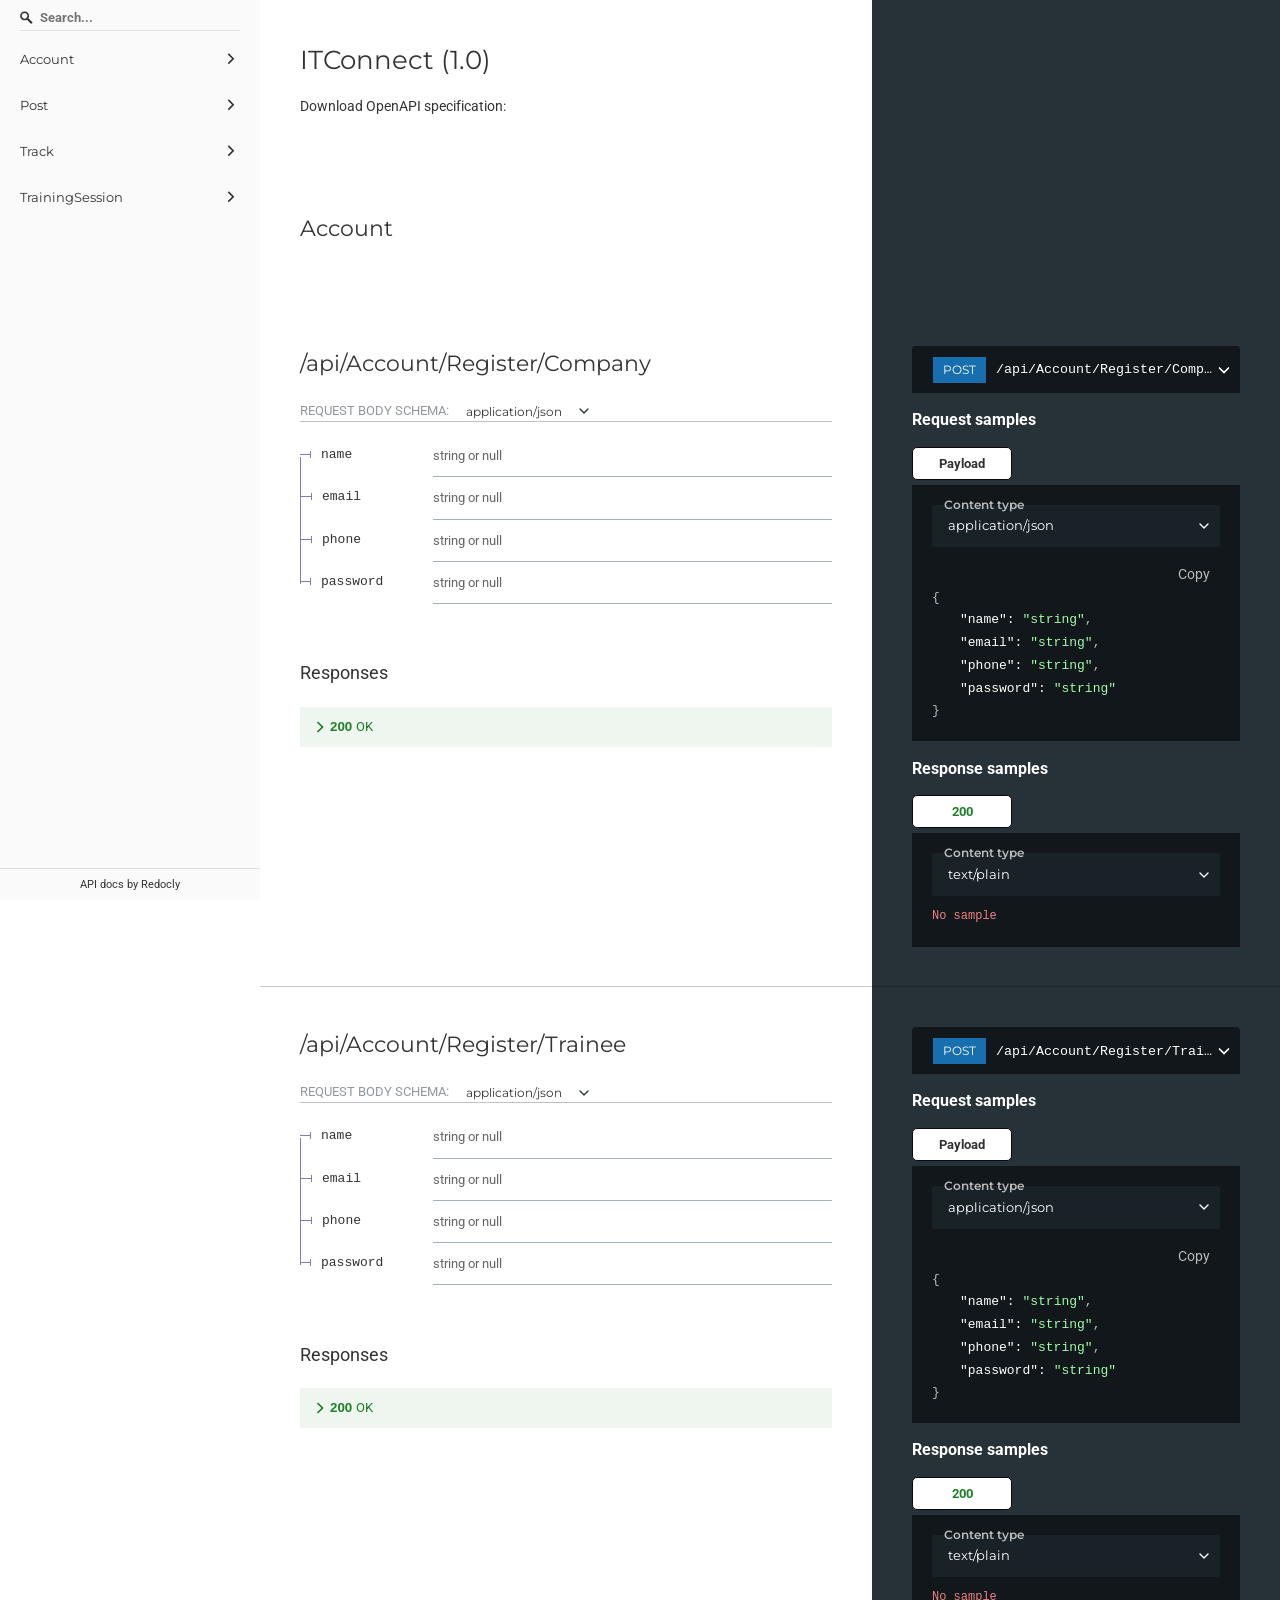
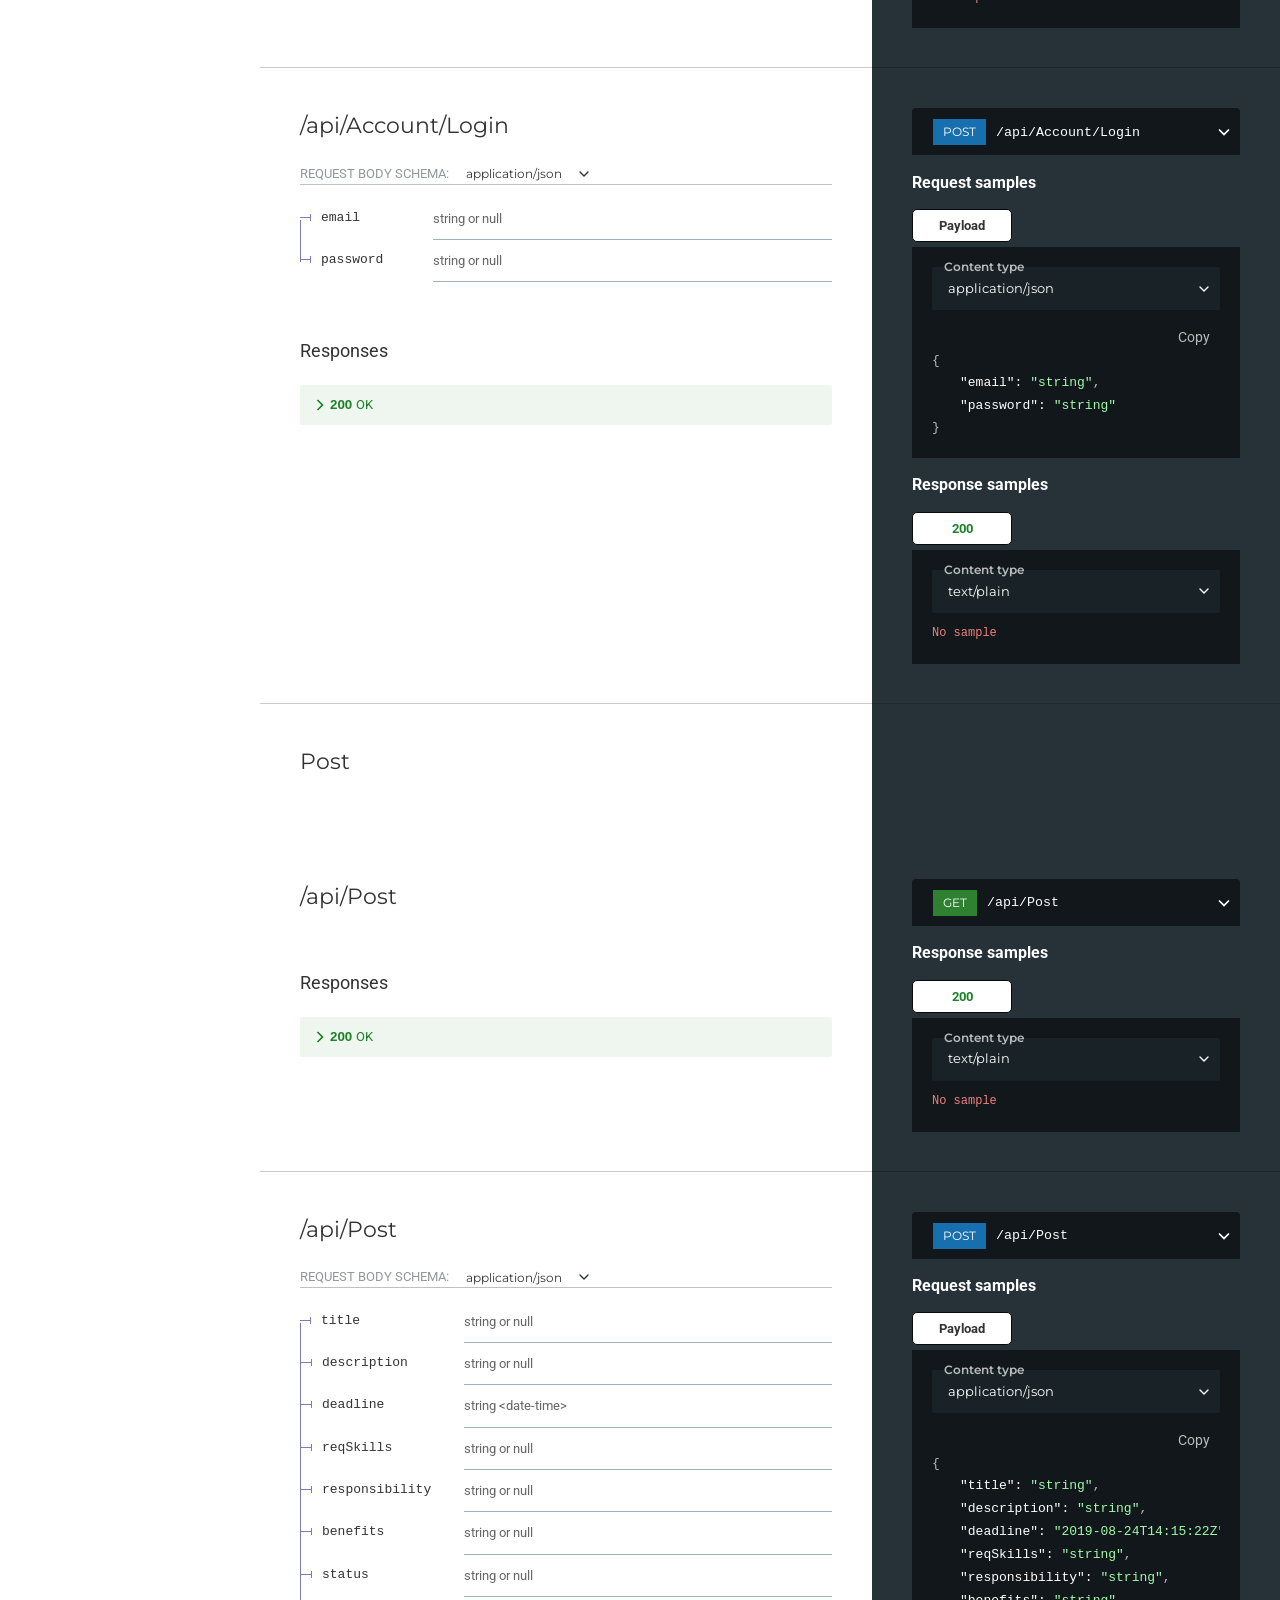
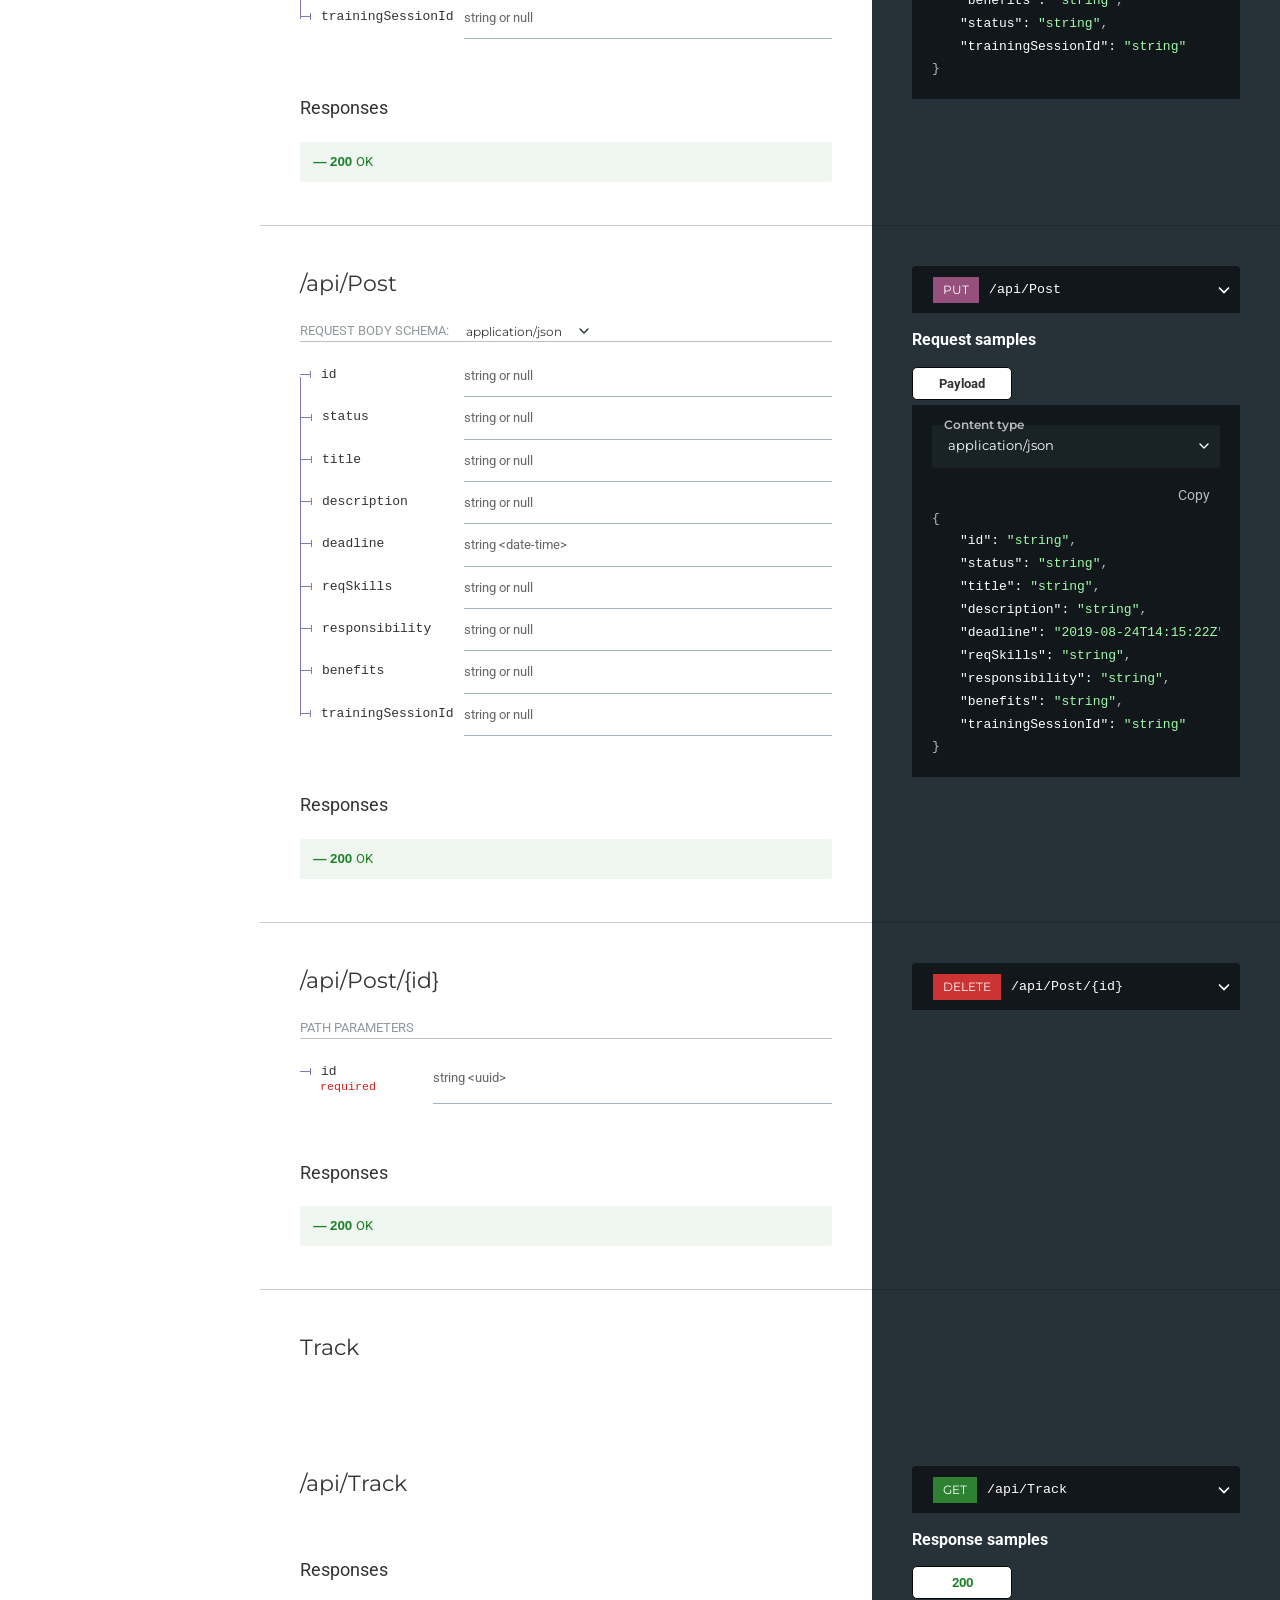
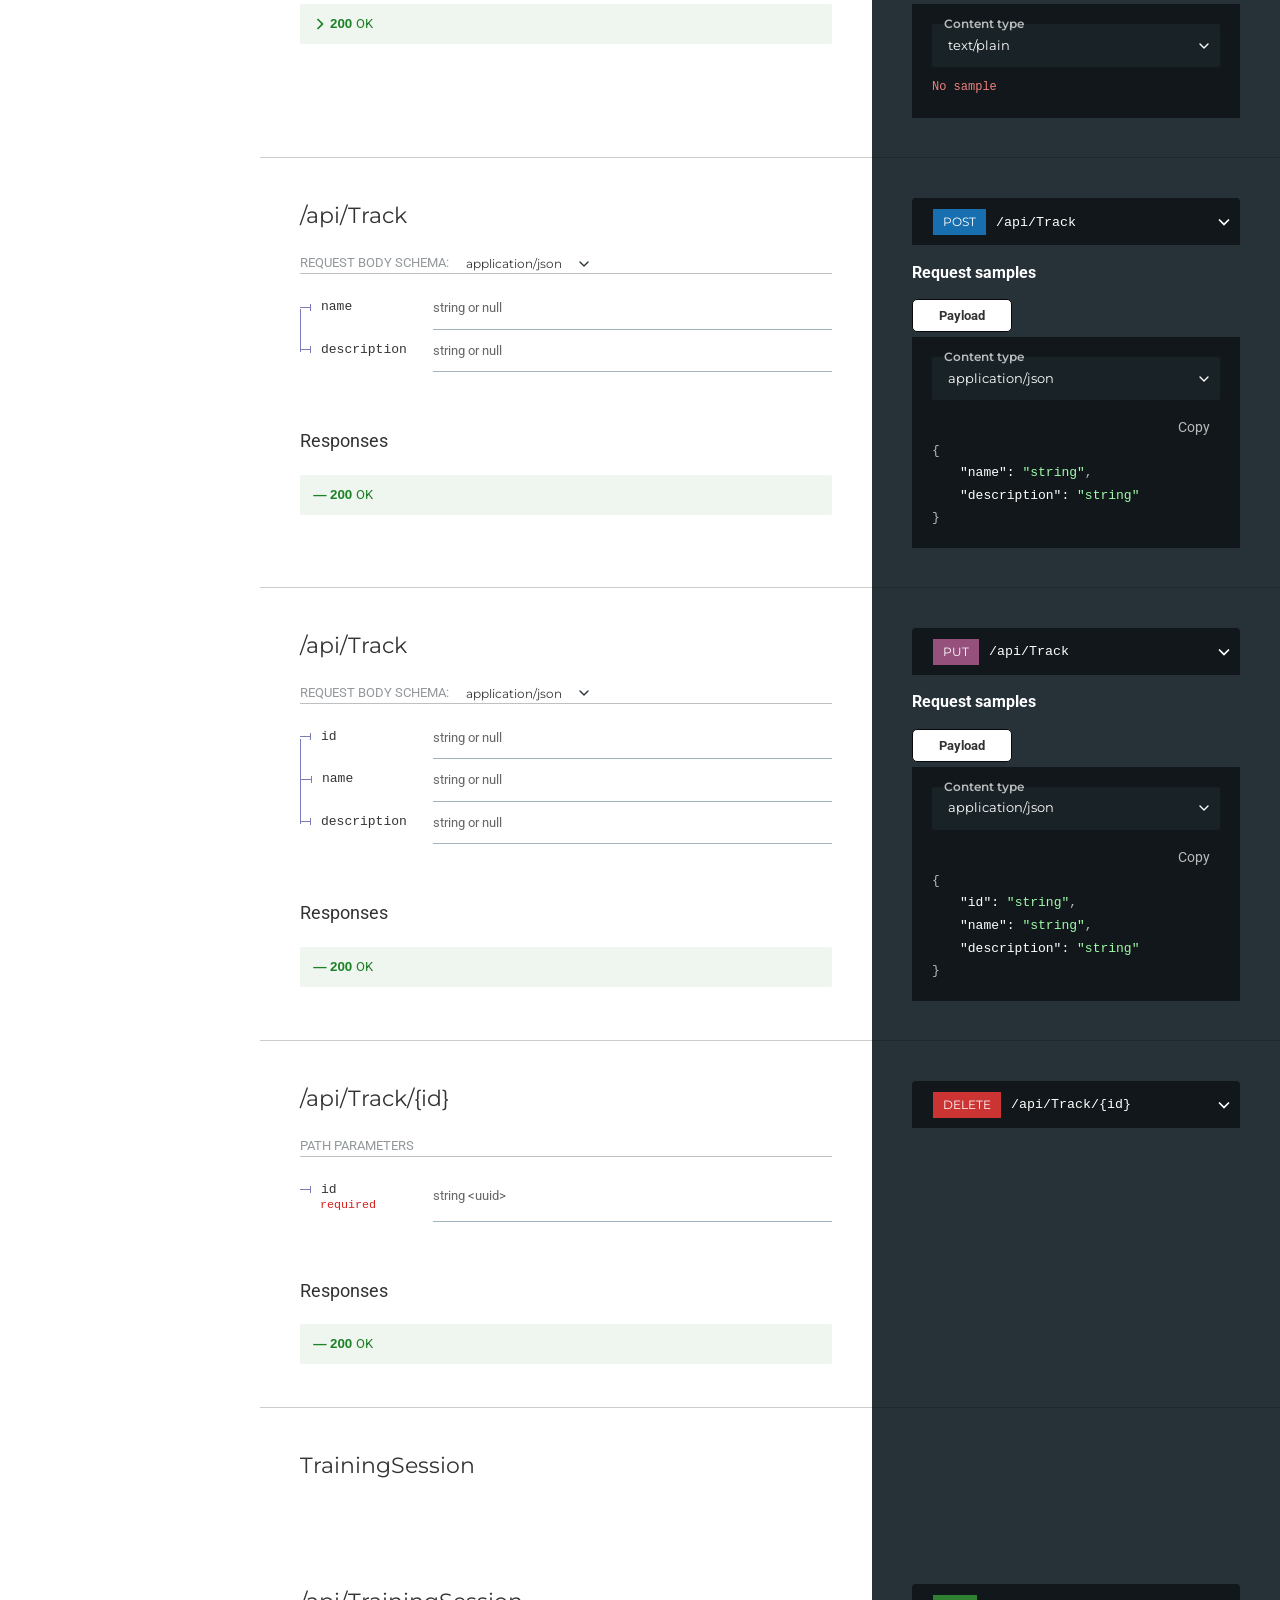
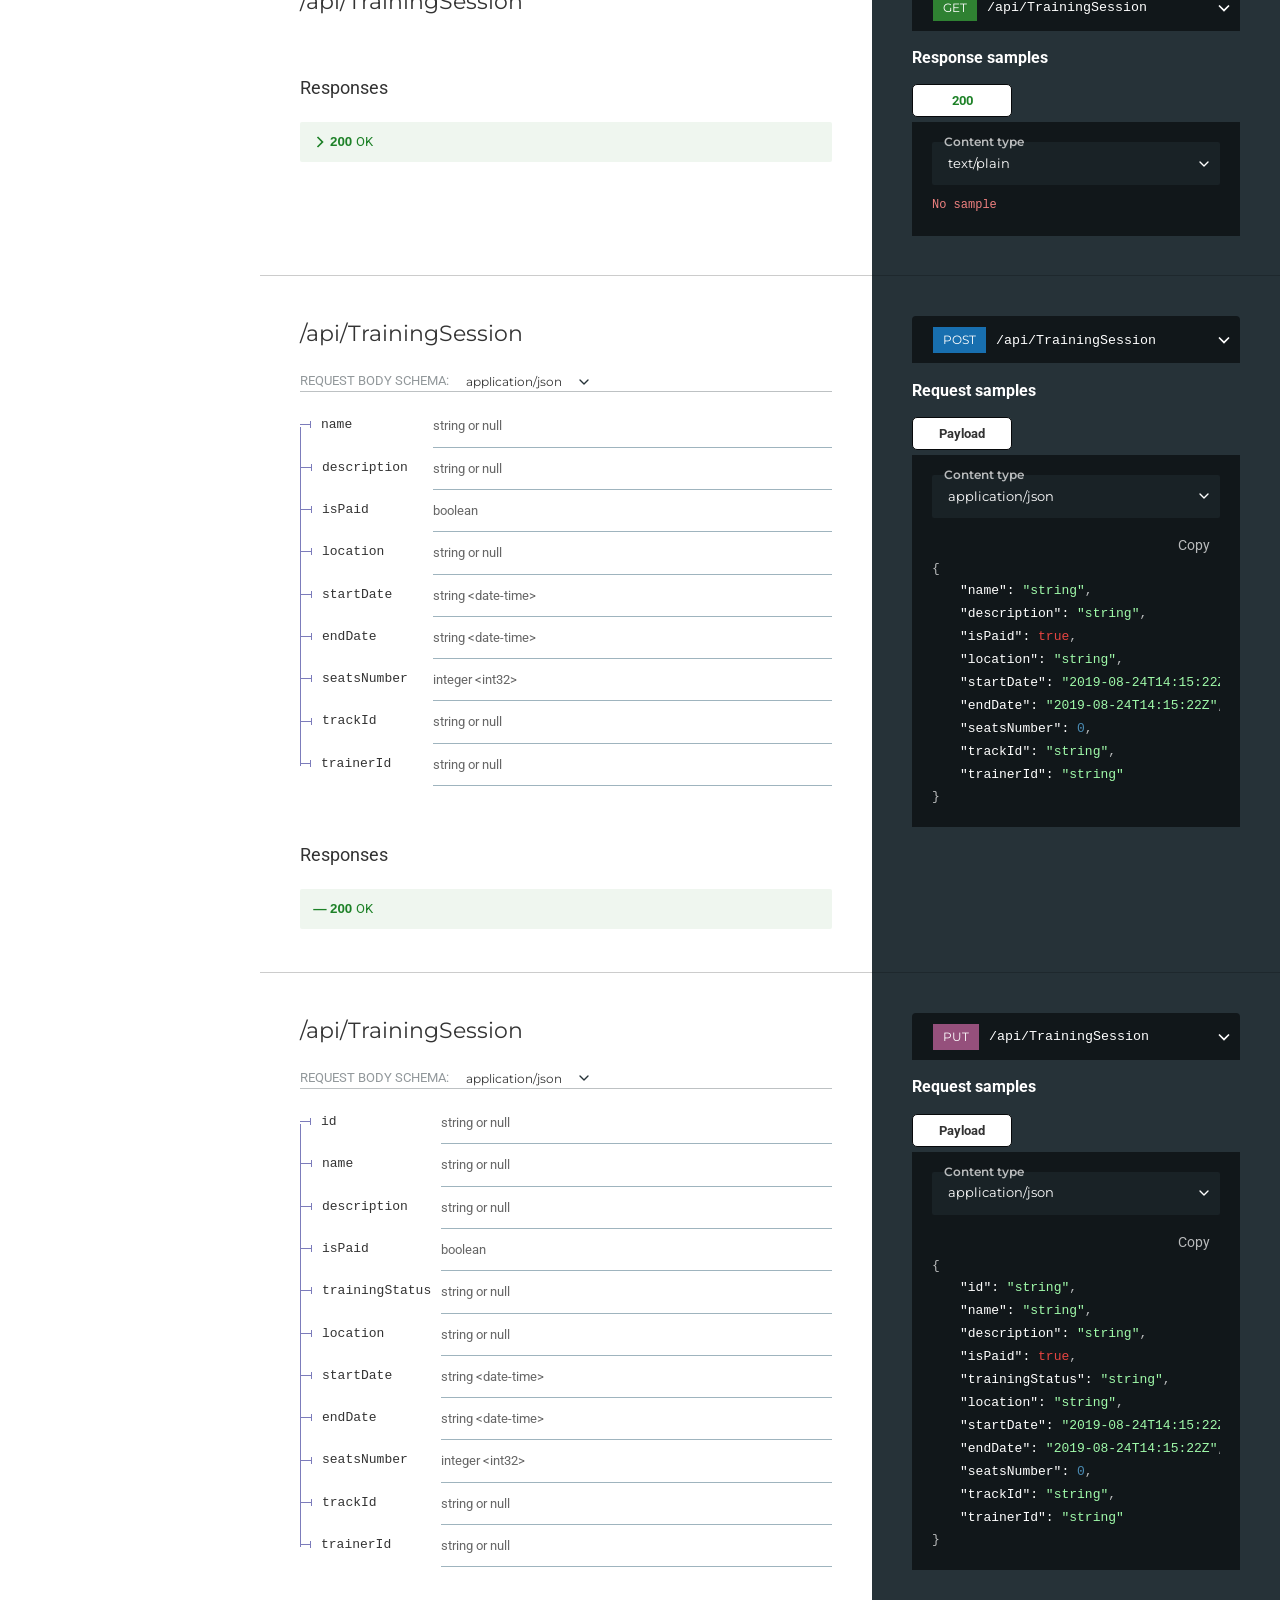
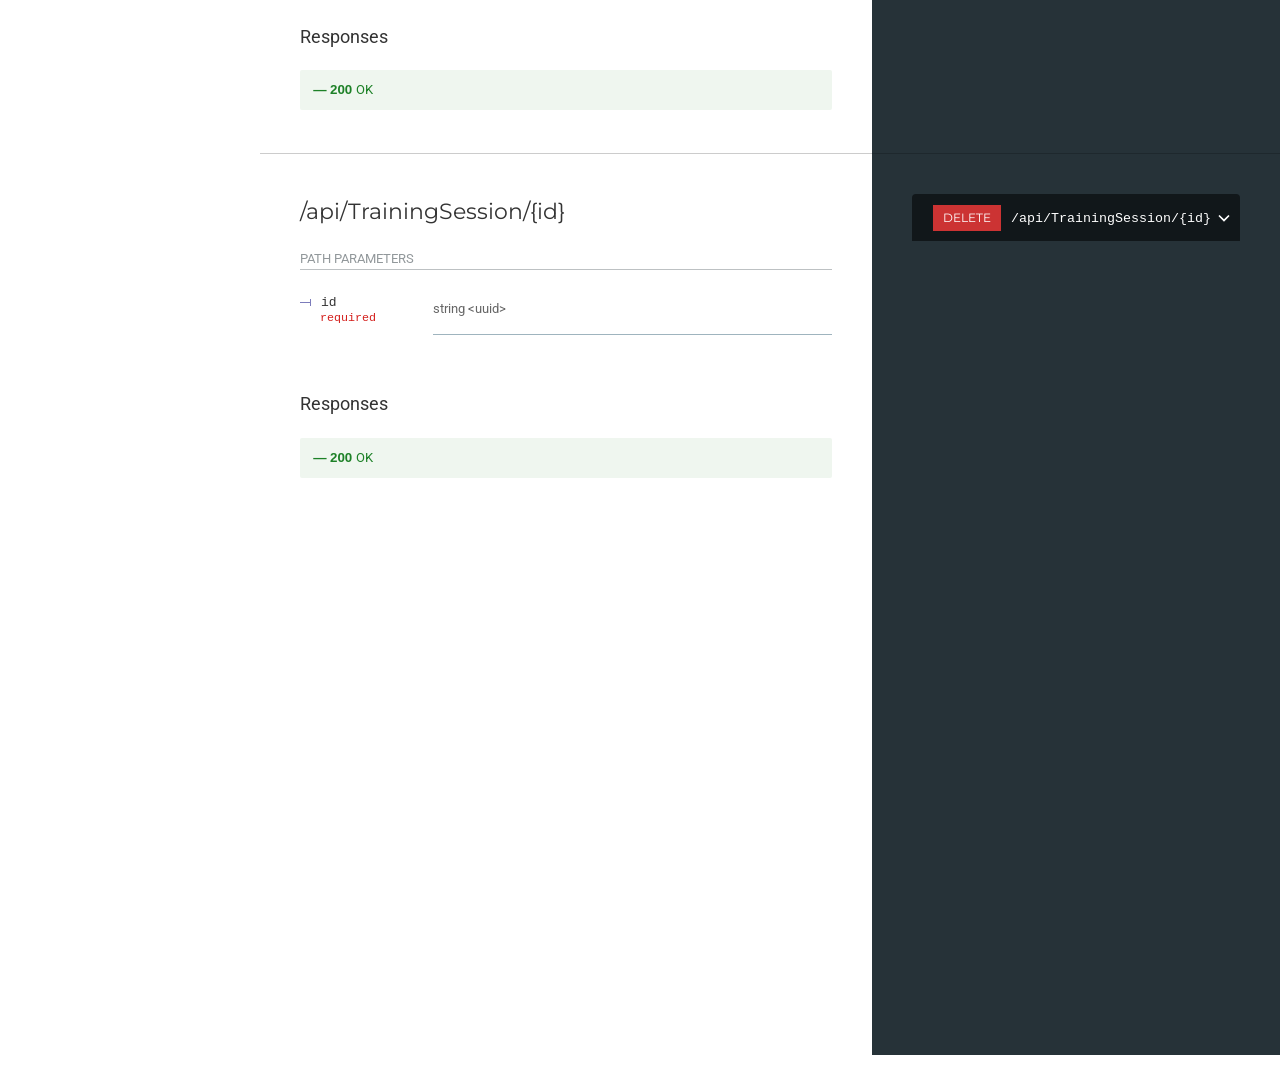
<file: ITConnect/wwwroot/uploads/72dd8a14-39a4-4526-8902-2a8413e58156.html>
<!DOCTYPE html>
<html>

<head>
  <meta charset="utf8" />
  <title>ITConnect</title>
  <!-- needed for adaptive design -->
  <meta name="viewport" content="width=device-width, initial-scale=1">
  <style>
    body {
      padding: 0;
      margin: 0;
    }
  </style>
  <script src="https://cdn.redocly.com/redoc/v2.5.1/bundles/redoc.standalone.js"></script><style data-styled="true" data-styled-version="6.3.9">.hoYmkG{width:calc(100% - 40%);padding:0 40px;}/*!sc*/
@media print,screen and (max-width: 75rem){.hoYmkG{width:100%;padding:40px 40px;}}/*!sc*/
data-styled.g4[id="sc-hLseeT"]{content:"hoYmkG,"}/*!sc*/
.eTiIZG{padding:40px 0;}/*!sc*/
.eTiIZG:last-child{min-height:calc(100vh + 1px);}/*!sc*/
.eTiIZG>.eTiIZG:last-child{min-height:initial;}/*!sc*/
@media print,screen and (max-width: 75rem){.eTiIZG{padding:0;}}/*!sc*/
.iUTsUN{padding:40px 0;position:relative;}/*!sc*/
.iUTsUN:last-child{min-height:calc(100vh + 1px);}/*!sc*/
.iUTsUN>.iUTsUN:last-child{min-height:initial;}/*!sc*/
@media print,screen and (max-width: 75rem){.iUTsUN{padding:0;}}/*!sc*/
.iUTsUN:not(:last-of-type):after{position:absolute;bottom:0;width:100%;display:block;content:'';border-bottom:1px solid rgba(0, 0, 0, 0.2);}/*!sc*/
data-styled.g5[id="sc-eDDNvO"]{content:"eTiIZG,iUTsUN,"}/*!sc*/
.dVngAA{width:40%;color:#ffffff;background-color:#263238;padding:0 40px;}/*!sc*/
@media print,screen and (max-width: 75rem){.dVngAA{width:100%;padding:40px 40px;}}/*!sc*/
data-styled.g6[id="sc-jTrPJt"]{content:"dVngAA,"}/*!sc*/
.fYLqku{background-color:#263238;}/*!sc*/
data-styled.g7[id="sc-gLDzao"]{content:"fYLqku,"}/*!sc*/
.cmAaWK{display:flex;width:100%;padding:0;}/*!sc*/
@media print,screen and (max-width: 75rem){.cmAaWK{flex-direction:column;}}/*!sc*/
data-styled.g8[id="sc-iAEyYj"]{content:"cmAaWK,"}/*!sc*/
.ePkAIL{font-family:Montserrat,sans-serif;font-weight:400;font-size:1.85714em;line-height:1.6em;color:#333333;}/*!sc*/
data-styled.g9[id="sc-fsQipe"]{content:"ePkAIL,"}/*!sc*/
.bcNKdh{font-family:Montserrat,sans-serif;font-weight:400;font-size:1.57143em;line-height:1.6em;color:#333333;margin:0 0 20px;}/*!sc*/
data-styled.g10[id="sc-qRumy"]{content:"bcNKdh,"}/*!sc*/
.dEbuTz{color:#ffffff;}/*!sc*/
data-styled.g12[id="sc-kFuwaQ"]{content:"dEbuTz,"}/*!sc*/
.fA-dGxt{border-bottom:1px solid rgba(38, 50, 56, 0.3);margin:1em 0 1em 0;color:rgba(38, 50, 56, 0.5);font-weight:normal;text-transform:uppercase;font-size:0.929em;line-height:20px;}/*!sc*/
data-styled.g13[id="sc-irTswZ"]{content:"fA-dGxt,"}/*!sc*/
.jSIqAu{cursor:pointer;margin-left:-20px;padding:0;line-height:1;width:20px;display:inline-block;outline:0;}/*!sc*/
.jSIqAu:before{content:'';width:15px;height:15px;background-size:contain;background-image:url('[data-uri]');opacity:0.5;visibility:hidden;display:inline-block;vertical-align:middle;}/*!sc*/
h1:hover>.jSIqAu::before,h2:hover>.jSIqAu::before,.jSIqAu:hover::before{visibility:visible;}/*!sc*/
data-styled.g14[id="sc-csCMJq"]{content:"jSIqAu,"}/*!sc*/
.cNCXIL{height:18px;width:18px;min-width:18px;vertical-align:middle;float:right;transition:transform 0.2s ease-out;transform:rotateZ(-90deg);}/*!sc*/
.iZiZiV{height:1.5em;width:1.5em;min-width:1.5em;vertical-align:middle;float:left;transition:transform 0.2s ease-out;transform:rotateZ(-90deg);}/*!sc*/
.iZiZiV polygon{fill:#1d8127;}/*!sc*/
.ivEQut{height:20px;width:20px;min-width:20px;vertical-align:middle;float:right;transition:transform 0.2s ease-out;transform:rotateZ(0);}/*!sc*/
.ivEQut polygon{fill:white;}/*!sc*/
data-styled.g15[id="sc-fbJfz"]{content:"cNCXIL,iZiZiV,ivEQut,"}/*!sc*/
.kddqHa{border-left:1px solid #7c7cbb;box-sizing:border-box;position:relative;padding:10px 10px 10px 0;}/*!sc*/
@media screen and (max-width: 50rem){.kddqHa{display:block;overflow:hidden;}}/*!sc*/
tr:first-of-type>.kddqHa,tr.last>.kddqHa{border-left-width:0;background-position:top left;background-repeat:no-repeat;background-size:1px 100%;}/*!sc*/
tr:first-of-type>.kddqHa{background-image:linear-gradient(
      to bottom,
      transparent 0%,
      transparent 22px,
      #7c7cbb 22px,
      #7c7cbb 100%
    );}/*!sc*/
tr.last>.kddqHa{background-image:linear-gradient(
      to bottom,
      #7c7cbb 0%,
      #7c7cbb 22px,
      transparent 22px,
      transparent 100%
    );}/*!sc*/
tr.last+tr>.kddqHa{border-left-color:transparent;}/*!sc*/
tr.last:first-child>.kddqHa{background:none;border-left-color:transparent;}/*!sc*/
data-styled.g18[id="sc-hAtEya"]{content:"kddqHa,"}/*!sc*/
.eIujjv{vertical-align:top;line-height:20px;white-space:nowrap;font-size:13px;font-family:Courier,monospace;}/*!sc*/
.eIujjv.deprecated{text-decoration:line-through;color:#707070;}/*!sc*/
data-styled.g20[id="sc-fGFwA-d"]{content:"eIujjv,"}/*!sc*/
.bmauLr{border-bottom:1px solid #9fb4be;padding:10px 0;width:75%;box-sizing:border-box;}/*!sc*/
tr.expanded .bmauLr{border-bottom:none;}/*!sc*/
@media screen and (max-width: 50rem){.bmauLr{padding:0 20px;border-bottom:none;border-left:1px solid #7c7cbb;}tr.last>.bmauLr{border-left:none;}}/*!sc*/
data-styled.g21[id="sc-blLsxE"]{content:"bmauLr,"}/*!sc*/
.bEKmDE{color:#7c7cbb;font-family:Courier,monospace;margin-right:10px;}/*!sc*/
.bEKmDE::before{content:'';display:inline-block;vertical-align:middle;width:10px;height:1px;background:#7c7cbb;}/*!sc*/
.bEKmDE::after{content:'';display:inline-block;vertical-align:middle;width:1px;background:#7c7cbb;height:7px;}/*!sc*/
data-styled.g22[id="sc-ieZDjf"]{content:"bEKmDE,"}/*!sc*/
.dybric{border-collapse:separate;border-radius:3px;font-size:14px;border-spacing:0;width:100%;}/*!sc*/
.dybric >tr{vertical-align:middle;}/*!sc*/
@media screen and (max-width: 50rem){.dybric{display:block;}.dybric >tr,.dybric >tbody>tr{display:block;}}/*!sc*/
@media screen and (max-width: 50rem) and (-ms-high-contrast:none){.dybric td{float:left;width:100%;}}/*!sc*/
.dybric .sc-dKfzgG,.dybric .sc-dKfzgG .sc-dKfzgG .sc-dKfzgG,.dybric .sc-dKfzgG .sc-dKfzgG .sc-dKfzgG .sc-dKfzgG .sc-dKfzgG{margin:1em;margin-right:0;background:#fafafa;}/*!sc*/
.dybric .sc-dKfzgG .sc-dKfzgG,.dybric .sc-dKfzgG .sc-dKfzgG .sc-dKfzgG .sc-dKfzgG,.dybric .sc-dKfzgG .sc-dKfzgG .sc-dKfzgG .sc-dKfzgG .sc-dKfzgG .sc-dKfzgG{background:#ffffff;}/*!sc*/
data-styled.g24[id="sc-hIqOWV"]{content:"dybric,"}/*!sc*/
.lbIFgo >ul{list-style:none;padding:0;margin:0;margin:0 -5px;}/*!sc*/
.lbIFgo >ul >li{padding:5px 10px;display:inline-block;background-color:#11171a;border-bottom:1px solid rgba(0, 0, 0, 0.5);cursor:pointer;text-align:center;outline:none;color:#ccc;margin:0 5px 5px 5px;border:1px solid #07090b;border-radius:5px;min-width:60px;font-size:0.9em;font-weight:bold;}/*!sc*/
.lbIFgo >ul >li.react-tabs__tab--selected{color:#333333;background:#ffffff;}/*!sc*/
.lbIFgo >ul >li.react-tabs__tab--selected:focus{outline:auto;}/*!sc*/
.lbIFgo >ul >li:only-child{flex:none;min-width:100px;}/*!sc*/
.lbIFgo >ul >li.tab-success{color:#1d8127;}/*!sc*/
.lbIFgo >ul >li.tab-redirect{color:#ffa500;}/*!sc*/
.lbIFgo >ul >li.tab-info{color:#87ceeb;}/*!sc*/
.lbIFgo >ul >li.tab-error{color:#d41f1c;}/*!sc*/
.lbIFgo >.react-tabs__tab-panel{background:#11171a;}/*!sc*/
.lbIFgo >.react-tabs__tab-panel>div,.lbIFgo >.react-tabs__tab-panel>pre{padding:20px;margin:0;}/*!sc*/
.lbIFgo >.react-tabs__tab-panel>div>pre{padding:0;}/*!sc*/
data-styled.g30[id="sc-cyRfQY"]{content:"lbIFgo,"}/*!sc*/
.dXXcln code[class*='language-'],.dXXcln pre[class*='language-']{text-shadow:0 -0.1em 0.2em black;text-align:left;white-space:pre;word-spacing:normal;word-break:normal;word-wrap:normal;line-height:1.5;-moz-tab-size:4;-o-tab-size:4;tab-size:4;-webkit-hyphens:none;-moz-hyphens:none;-ms-hyphens:none;hyphens:none;}/*!sc*/
@media print{.dXXcln code[class*='language-'],.dXXcln pre[class*='language-']{text-shadow:none;}}/*!sc*/
.dXXcln pre[class*='language-']{padding:1em;margin:0.5em 0;overflow:auto;}/*!sc*/
.dXXcln .token.comment,.dXXcln .token.prolog,.dXXcln .token.doctype,.dXXcln .token.cdata{color:hsl(30, 20%, 50%);}/*!sc*/
.dXXcln .token.punctuation{opacity:0.7;}/*!sc*/
.dXXcln .namespace{opacity:0.7;}/*!sc*/
.dXXcln .token.property,.dXXcln .token.tag,.dXXcln .token.number,.dXXcln .token.constant,.dXXcln .token.symbol{color:#4a8bb3;}/*!sc*/
.dXXcln .token.boolean{color:#e64441;}/*!sc*/
.dXXcln .token.selector,.dXXcln .token.attr-name,.dXXcln .token.string,.dXXcln .token.char,.dXXcln .token.builtin,.dXXcln .token.inserted{color:#a0fbaa;}/*!sc*/
.dXXcln .token.selector+a,.dXXcln .token.attr-name+a,.dXXcln .token.string+a,.dXXcln .token.char+a,.dXXcln .token.builtin+a,.dXXcln .token.inserted+a,.dXXcln .token.selector+a:visited,.dXXcln .token.attr-name+a:visited,.dXXcln .token.string+a:visited,.dXXcln .token.char+a:visited,.dXXcln .token.builtin+a:visited,.dXXcln .token.inserted+a:visited{color:#4ed2ba;text-decoration:underline;}/*!sc*/
.dXXcln .token.property.string{color:white;}/*!sc*/
.dXXcln .token.operator,.dXXcln .token.entity,.dXXcln .token.url,.dXXcln .token.variable{color:hsl(40, 90%, 60%);}/*!sc*/
.dXXcln .token.atrule,.dXXcln .token.attr-value,.dXXcln .token.keyword{color:hsl(350, 40%, 70%);}/*!sc*/
.dXXcln .token.regex,.dXXcln .token.important{color:#e90;}/*!sc*/
.dXXcln .token.important,.dXXcln .token.bold{font-weight:bold;}/*!sc*/
.dXXcln .token.italic{font-style:italic;}/*!sc*/
.dXXcln .token.entity{cursor:help;}/*!sc*/
.dXXcln .token.deleted{color:red;}/*!sc*/
data-styled.g32[id="sc-iKGpAq"]{content:"dXXcln,"}/*!sc*/
.btblAa{opacity:0.7;transition:opacity 0.3s ease;text-align:right;}/*!sc*/
.btblAa:focus-within{opacity:1;}/*!sc*/
.btblAa >button{background-color:transparent;border:0;color:inherit;padding:2px 10px;font-family:Roboto,sans-serif;font-size:14px;line-height:1.5em;cursor:pointer;outline:0;}/*!sc*/
.btblAa >button :hover,.btblAa >button :focus{background:rgba(255, 255, 255, 0.1);}/*!sc*/
data-styled.g33[id="sc-gjTGSz"]{content:"btblAa,"}/*!sc*/
.bNwKoT{position:relative;}/*!sc*/
data-styled.g37[id="sc-kMrHXi"]{content:"bNwKoT,"}/*!sc*/
.fFURTj{position:absolute;pointer-events:none;z-index:1;top:50%;-webkit-transform:translateY(-50%);-ms-transform:translateY(-50%);transform:translateY(-50%);right:8px;margin:auto;text-align:center;}/*!sc*/
.cnAPdU{position:absolute;pointer-events:none;z-index:1;top:50%;-webkit-transform:translateY(-50%);-ms-transform:translateY(-50%);transform:translateY(-50%);right:8px;margin:auto;text-align:center;}/*!sc*/
.cnAPdU polyline{color:white;}/*!sc*/
data-styled.g38[id="sc-ilEZpr"]{content:"fFURTj,cnAPdU,"}/*!sc*/
.kKrNCs{box-sizing:border-box;min-width:100px;outline:none;display:inline-block;border-radius:2px;border:1px solid rgba(38, 50, 56, 0.5);vertical-align:bottom;padding:2px 0px 2px 6px;position:relative;width:auto;background:white;color:#263238;font-family:Montserrat,sans-serif;font-size:0.929em;line-height:1.5em;cursor:pointer;transition:border 0.25s ease,color 0.25s ease,box-shadow 0.25s ease;}/*!sc*/
.kKrNCs label{box-sizing:border-box;min-width:100px;outline:none;display:inline-block;font-family:Montserrat,sans-serif;color:#333333;vertical-align:bottom;width:auto;text-transform:none;padding:0 22px 0 4px;font-size:0.929em;line-height:1.5em;font-family:inherit;text-overflow:ellipsis;overflow:hidden;white-space:nowrap;}/*!sc*/
.kKrNCs .dropdown-select{position:absolute;top:0;left:0;width:100%;height:100%;opacity:0;border:none;appearance:none;cursor:pointer;color:#333333;line-height:inherit;font-family:inherit;}/*!sc*/
.kKrNCs:hover,.kKrNCs:focus-within{border:1px solid #32329f;color:#32329f;box-shadow:0px 0px 0px 1px #32329f;}/*!sc*/
data-styled.g39[id="sc-jItqcA"]{content:"kKrNCs,"}/*!sc*/
.ljlSiW{margin-left:10px;text-transform:none;font-size:0.969em;font-size:1em;border:none;padding:0 1.2em 0 0;background:transparent;}/*!sc*/
.ljlSiW:hover,.ljlSiW:focus-within{border:none;box-shadow:none;}/*!sc*/
.ljlSiW:hover label,.ljlSiW:focus-within label{color:#32329f;text-shadow:0px 0px 0px #32329f;}/*!sc*/
data-styled.g40[id="sc-hhGHuJ"]{content:"ljlSiW,"}/*!sc*/
.dHaogz{font-family:Roboto,sans-serif;font-weight:400;line-height:1.5em;}/*!sc*/
.dHaogz p:last-child{margin-bottom:0;}/*!sc*/
.dHaogz h1{font-family:Montserrat,sans-serif;font-weight:400;font-size:1.85714em;line-height:1.6em;color:#32329f;margin-top:0;}/*!sc*/
.dHaogz h2{font-family:Montserrat,sans-serif;font-weight:400;font-size:1.57143em;line-height:1.6em;color:#333333;}/*!sc*/
.dHaogz code{color:#e53935;background-color:rgba(38, 50, 56, 0.05);font-family:Courier,monospace;border-radius:2px;border:1px solid rgba(38, 50, 56, 0.1);padding:0 5px;font-size:13px;font-weight:400;word-break:break-word;}/*!sc*/
.dHaogz pre{font-family:Courier,monospace;white-space:pre;background-color:#11171a;color:white;padding:20px;overflow-x:auto;line-height:normal;border-radius:0;border:1px solid rgba(38, 50, 56, 0.1);}/*!sc*/
.dHaogz pre code{background-color:transparent;color:white;padding:0;}/*!sc*/
.dHaogz pre code:before,.dHaogz pre code:after{content:none;}/*!sc*/
.dHaogz blockquote{margin:0;margin-bottom:1em;padding:0 15px;color:#777;border-left:4px solid #ddd;}/*!sc*/
.dHaogz img{max-width:100%;box-sizing:content-box;}/*!sc*/
.dHaogz ul,.dHaogz ol{padding-left:2em;margin:0;margin-bottom:1em;}/*!sc*/
.dHaogz ul ul,.dHaogz ol ul,.dHaogz ul ol,.dHaogz ol ol{margin-bottom:0;margin-top:0;}/*!sc*/
.dHaogz table{display:block;width:100%;overflow:auto;word-break:normal;word-break:keep-all;border-collapse:collapse;border-spacing:0;margin-top:1.5em;margin-bottom:1.5em;}/*!sc*/
.dHaogz table tr{background-color:#fff;border-top:1px solid #ccc;}/*!sc*/
.dHaogz table tr:nth-child(2n){background-color:#fafafa;}/*!sc*/
.dHaogz table th,.dHaogz table td{padding:6px 13px;border:1px solid #ddd;}/*!sc*/
.dHaogz table th{text-align:left;font-weight:bold;}/*!sc*/
.dHaogz .share-link{cursor:pointer;margin-left:-20px;padding:0;line-height:1;width:20px;display:inline-block;outline:0;}/*!sc*/
.dHaogz .share-link:before{content:'';width:15px;height:15px;background-size:contain;background-image:url('[data-uri]');opacity:0.5;visibility:hidden;display:inline-block;vertical-align:middle;}/*!sc*/
.dHaogz h1:hover>.share-link::before,.dHaogz h2:hover>.share-link::before,.dHaogz .share-link:hover::before{visibility:visible;}/*!sc*/
.dHaogz a{text-decoration:auto;color:#32329f;}/*!sc*/
.dHaogz a:visited{color:#32329f;}/*!sc*/
.dHaogz a:hover{color:#6868cf;text-decoration:auto;}/*!sc*/
.cFvDiF{font-family:Roboto,sans-serif;font-weight:400;line-height:1.5em;}/*!sc*/
.cFvDiF p:last-child{margin-bottom:0;}/*!sc*/
.cFvDiF p:first-child{margin-top:0;}/*!sc*/
.cFvDiF p:last-child{margin-bottom:0;}/*!sc*/
.cFvDiF h1{font-family:Montserrat,sans-serif;font-weight:400;font-size:1.85714em;line-height:1.6em;color:#32329f;margin-top:0;}/*!sc*/
.cFvDiF h2{font-family:Montserrat,sans-serif;font-weight:400;font-size:1.57143em;line-height:1.6em;color:#333333;}/*!sc*/
.cFvDiF code{color:#e53935;background-color:rgba(38, 50, 56, 0.05);font-family:Courier,monospace;border-radius:2px;border:1px solid rgba(38, 50, 56, 0.1);padding:0 5px;font-size:13px;font-weight:400;word-break:break-word;}/*!sc*/
.cFvDiF pre{font-family:Courier,monospace;white-space:pre;background-color:#11171a;color:white;padding:20px;overflow-x:auto;line-height:normal;border-radius:0;border:1px solid rgba(38, 50, 56, 0.1);}/*!sc*/
.cFvDiF pre code{background-color:transparent;color:white;padding:0;}/*!sc*/
.cFvDiF pre code:before,.cFvDiF pre code:after{content:none;}/*!sc*/
.cFvDiF blockquote{margin:0;margin-bottom:1em;padding:0 15px;color:#777;border-left:4px solid #ddd;}/*!sc*/
.cFvDiF img{max-width:100%;box-sizing:content-box;}/*!sc*/
.cFvDiF ul,.cFvDiF ol{padding-left:2em;margin:0;margin-bottom:1em;}/*!sc*/
.cFvDiF ul ul,.cFvDiF ol ul,.cFvDiF ul ol,.cFvDiF ol ol{margin-bottom:0;margin-top:0;}/*!sc*/
.cFvDiF table{display:block;width:100%;overflow:auto;word-break:normal;word-break:keep-all;border-collapse:collapse;border-spacing:0;margin-top:1.5em;margin-bottom:1.5em;}/*!sc*/
.cFvDiF table tr{background-color:#fff;border-top:1px solid #ccc;}/*!sc*/
.cFvDiF table tr:nth-child(2n){background-color:#fafafa;}/*!sc*/
.cFvDiF table th,.cFvDiF table td{padding:6px 13px;border:1px solid #ddd;}/*!sc*/
.cFvDiF table th{text-align:left;font-weight:bold;}/*!sc*/
.cFvDiF .share-link{cursor:pointer;margin-left:-20px;padding:0;line-height:1;width:20px;display:inline-block;outline:0;}/*!sc*/
.cFvDiF .share-link:before{content:'';width:15px;height:15px;background-size:contain;background-image:url('[data-uri]');opacity:0.5;visibility:hidden;display:inline-block;vertical-align:middle;}/*!sc*/
.cFvDiF h1:hover>.share-link::before,.cFvDiF h2:hover>.share-link::before,.cFvDiF .share-link:hover::before{visibility:visible;}/*!sc*/
.cFvDiF a{text-decoration:auto;color:#32329f;}/*!sc*/
.cFvDiF a:visited{color:#32329f;}/*!sc*/
.cFvDiF a:hover{color:#6868cf;text-decoration:auto;}/*!sc*/
.fTBBlJ{font-family:Roboto,sans-serif;font-weight:400;line-height:1.5em;}/*!sc*/
.fTBBlJ p:last-child{margin-bottom:0;}/*!sc*/
.fTBBlJ p:first-child{margin-top:0;}/*!sc*/
.fTBBlJ p:last-child{margin-bottom:0;}/*!sc*/
.fTBBlJ p{display:inline-block;}/*!sc*/
.fTBBlJ h1{font-family:Montserrat,sans-serif;font-weight:400;font-size:1.85714em;line-height:1.6em;color:#32329f;margin-top:0;}/*!sc*/
.fTBBlJ h2{font-family:Montserrat,sans-serif;font-weight:400;font-size:1.57143em;line-height:1.6em;color:#333333;}/*!sc*/
.fTBBlJ code{color:#e53935;background-color:rgba(38, 50, 56, 0.05);font-family:Courier,monospace;border-radius:2px;border:1px solid rgba(38, 50, 56, 0.1);padding:0 5px;font-size:13px;font-weight:400;word-break:break-word;}/*!sc*/
.fTBBlJ pre{font-family:Courier,monospace;white-space:pre;background-color:#11171a;color:white;padding:20px;overflow-x:auto;line-height:normal;border-radius:0;border:1px solid rgba(38, 50, 56, 0.1);}/*!sc*/
.fTBBlJ pre code{background-color:transparent;color:white;padding:0;}/*!sc*/
.fTBBlJ pre code:before,.fTBBlJ pre code:after{content:none;}/*!sc*/
.fTBBlJ blockquote{margin:0;margin-bottom:1em;padding:0 15px;color:#777;border-left:4px solid #ddd;}/*!sc*/
.fTBBlJ img{max-width:100%;box-sizing:content-box;}/*!sc*/
.fTBBlJ ul,.fTBBlJ ol{padding-left:2em;margin:0;margin-bottom:1em;}/*!sc*/
.fTBBlJ ul ul,.fTBBlJ ol ul,.fTBBlJ ul ol,.fTBBlJ ol ol{margin-bottom:0;margin-top:0;}/*!sc*/
.fTBBlJ table{display:block;width:100%;overflow:auto;word-break:normal;word-break:keep-all;border-collapse:collapse;border-spacing:0;margin-top:1.5em;margin-bottom:1.5em;}/*!sc*/
.fTBBlJ table tr{background-color:#fff;border-top:1px solid #ccc;}/*!sc*/
.fTBBlJ table tr:nth-child(2n){background-color:#fafafa;}/*!sc*/
.fTBBlJ table th,.fTBBlJ table td{padding:6px 13px;border:1px solid #ddd;}/*!sc*/
.fTBBlJ table th{text-align:left;font-weight:bold;}/*!sc*/
.fTBBlJ .share-link{cursor:pointer;margin-left:-20px;padding:0;line-height:1;width:20px;display:inline-block;outline:0;}/*!sc*/
.fTBBlJ .share-link:before{content:'';width:15px;height:15px;background-size:contain;background-image:url('[data-uri]');opacity:0.5;visibility:hidden;display:inline-block;vertical-align:middle;}/*!sc*/
.fTBBlJ h1:hover>.share-link::before,.fTBBlJ h2:hover>.share-link::before,.fTBBlJ .share-link:hover::before{visibility:visible;}/*!sc*/
.fTBBlJ a{text-decoration:auto;color:#32329f;}/*!sc*/
.fTBBlJ a:visited{color:#32329f;}/*!sc*/
.fTBBlJ a:hover{color:#6868cf;text-decoration:auto;}/*!sc*/
data-styled.g42[id="sc-cCYyou"]{content:"dHaogz,cFvDiF,fTBBlJ,"}/*!sc*/
.dkmSdy{display:inline;}/*!sc*/
data-styled.g43[id="sc-cjERFZ"]{content:"dkmSdy,"}/*!sc*/
.fJsoyS{position:relative;}/*!sc*/
data-styled.g44[id="sc-jegxcw"]{content:"fJsoyS,"}/*!sc*/
.iLjyyA:hover>.sc-gjTGSz{opacity:1;}/*!sc*/
data-styled.g49[id="sc-cRZddz"]{content:"iLjyyA,"}/*!sc*/
.jKIGwd{font-family:Courier,monospace;font-size:13px;white-space:pre;contain:content;overflow-x:auto;}/*!sc*/
.jKIGwd .redoc-json code>.collapser{display:none;pointer-events:none;}/*!sc*/
.jKIGwd .callback-function{color:gray;}/*!sc*/
.jKIGwd .collapser:after{content:'-';cursor:pointer;}/*!sc*/
.jKIGwd .collapsed>.collapser:after{content:'+';cursor:pointer;}/*!sc*/
.jKIGwd .ellipsis:after{content:' … ';}/*!sc*/
.jKIGwd .collapsible{margin-left:2em;}/*!sc*/
.jKIGwd .hoverable{padding-top:1px;padding-bottom:1px;padding-left:2px;padding-right:2px;border-radius:2px;}/*!sc*/
.jKIGwd .hovered{background-color:rgba(235, 238, 249, 1);}/*!sc*/
.jKIGwd .collapser{background-color:transparent;border:0;color:#fff;font-family:Courier,monospace;font-size:13px;padding-right:6px;padding-left:6px;padding-top:0;padding-bottom:0;display:flex;align-items:center;justify-content:center;width:15px;height:15px;position:absolute;top:4px;left:-1.5em;cursor:default;user-select:none;-webkit-user-select:none;padding:2px;}/*!sc*/
.jKIGwd .collapser:focus{outline-color:#fff;outline-style:dotted;outline-width:1px;}/*!sc*/
.jKIGwd ul{list-style-type:none;padding:0px;margin:0px 0px 0px 26px;}/*!sc*/
.jKIGwd li{position:relative;display:block;}/*!sc*/
.jKIGwd .hoverable{display:inline-block;}/*!sc*/
.jKIGwd .selected{outline-style:solid;outline-width:1px;outline-style:dotted;}/*!sc*/
.jKIGwd .collapsed>.collapsible{display:none;}/*!sc*/
.jKIGwd .ellipsis{display:none;}/*!sc*/
.jKIGwd .collapsed>.ellipsis{display:inherit;}/*!sc*/
data-styled.g50[id="sc-jMAIzW"]{content:"jKIGwd,"}/*!sc*/
.ccmcKc{font-family:Montserrat,sans-serif;font-size:12px;position:absolute;z-index:1;top:-11px;left:12px;font-weight:600;color:rgba(255,255,255,0.7);}/*!sc*/
data-styled.g52[id="sc-bCDidX"]{content:"ccmcKc,"}/*!sc*/
.gpxHhK{position:relative;}/*!sc*/
data-styled.g53[id="sc-cPlDXk"]{content:"gpxHhK,"}/*!sc*/
.dNwfFN{margin:0 0 10px 0;display:block;background-color:rgba(38,50,56,0.4);border:none;padding:0.9em 1.6em 0.9em 0.9em;box-shadow:none;}/*!sc*/
.dNwfFN label{color:#ffffff;text-overflow:ellipsis;white-space:nowrap;overflow:hidden;font-size:1em;text-transform:none;border:none;}/*!sc*/
.dNwfFN:hover,.dNwfFN:focus-within{border:none;box-shadow:none;background-color:rgba(38,50,56,0.7);}/*!sc*/
data-styled.g54[id="sc-BKAtt"]{content:"dNwfFN,"}/*!sc*/
.knKvau{font-family:Courier,monospace;font-size:12px;color:#ee807f;}/*!sc*/
data-styled.g55[id="sc-kiLEMW"]{content:"knKvau,"}/*!sc*/
.ksuOBo{margin-top:15px;}/*!sc*/
data-styled.g56[id="sc-hVkBjf"]{content:"ksuOBo,"}/*!sc*/
.bPAaet{vertical-align:middle;font-size:13px;line-height:20px;}/*!sc*/
data-styled.g58[id="sc-gUrTyB"]{content:"bPAaet,"}/*!sc*/
.UMvzF{color:rgba(102,102,102,0.9);}/*!sc*/
data-styled.g59[id="sc-kZGvTq"]{content:"UMvzF,"}/*!sc*/
.fEQrHJ{color:#666;}/*!sc*/
data-styled.g60[id="sc-iMfspz"]{content:"fEQrHJ,"}/*!sc*/
.boAHLn{color:#d41f1c;font-size:0.9em;font-weight:normal;margin-left:20px;line-height:1;}/*!sc*/
data-styled.g62[id="sc-eKYjSU"]{content:"boAHLn,"}/*!sc*/
.bSStQp{margin-top:0;margin-bottom:0.5em;}/*!sc*/
data-styled.g92[id="sc-crPCXn"]{content:"bSStQp,"}/*!sc*/
.FLoTo{width:9ex;display:inline-block;height:13px;line-height:13px;background-color:#333;border-radius:3px;background-repeat:no-repeat;background-position:6px 4px;font-size:7px;font-family:Verdana,sans-serif;color:white;text-transform:uppercase;text-align:center;font-weight:bold;vertical-align:middle;margin-right:6px;margin-top:2px;}/*!sc*/
.FLoTo.get{background-color:#2F8132;}/*!sc*/
.FLoTo.post{background-color:#186FAF;}/*!sc*/
.FLoTo.put{background-color:#95507c;}/*!sc*/
.FLoTo.options{background-color:#947014;}/*!sc*/
.FLoTo.patch{background-color:#bf581d;}/*!sc*/
.FLoTo.delete{background-color:#cc3333;}/*!sc*/
.FLoTo.basic{background-color:#707070;}/*!sc*/
.FLoTo.link{background-color:#07818F;}/*!sc*/
.FLoTo.head{background-color:#A23DAD;}/*!sc*/
.FLoTo.hook{background-color:#32329f;}/*!sc*/
.FLoTo.schema{background-color:#707070;}/*!sc*/
data-styled.g100[id="sc-YtoFD"]{content:"FLoTo,"}/*!sc*/
.fpIsZT{margin:0;padding:0;}/*!sc*/
.fpIsZT:first-child{padding-bottom:32px;}/*!sc*/
.sc-imaUOy .sc-imaUOy{font-size:0.929em;}/*!sc*/
.cjNZVC{margin:0;padding:0;display:none;}/*!sc*/
.cjNZVC:first-child{padding-bottom:32px;}/*!sc*/
.sc-imaUOy .sc-imaUOy{font-size:0.929em;}/*!sc*/
data-styled.g101[id="sc-imaUOy"]{content:"fpIsZT,cjNZVC,"}/*!sc*/
.cVgssJ{list-style:none inside none;overflow:hidden;text-overflow:ellipsis;padding:0;}/*!sc*/
data-styled.g102[id="sc-vjKnv"]{content:"cVgssJ,"}/*!sc*/
.YJdNS{cursor:pointer;color:#333333;margin:0;padding:12.5px 20px;display:flex;justify-content:space-between;font-family:Montserrat,sans-serif;font-size:0.929em;text-transform:none;background-color:#fafafa;}/*!sc*/
.YJdNS:hover{color:#32329f;background-color:#e1e1e1;}/*!sc*/
.YJdNS .sc-fbJfz{height:1.5em;width:1.5em;}/*!sc*/
.YJdNS .sc-fbJfz polygon{fill:#333333;}/*!sc*/
.fUjfPA{cursor:pointer;color:#333333;margin:0;padding:12.5px 20px;display:flex;justify-content:space-between;font-family:Montserrat,sans-serif;background-color:#fafafa;}/*!sc*/
.fUjfPA:hover{color:#32329f;background-color:#ededed;}/*!sc*/
.fUjfPA .sc-fbJfz{height:1.5em;width:1.5em;}/*!sc*/
.fUjfPA .sc-fbJfz polygon{fill:#333333;}/*!sc*/
data-styled.g103[id="sc-bjMMwc"]{content:"YJdNS,fUjfPA,"}/*!sc*/
.jZTjzp{display:inline-block;vertical-align:middle;width:calc(100% - 38px);overflow:hidden;text-overflow:ellipsis;}/*!sc*/
data-styled.g104[id="sc-eIrltV"]{content:"jZTjzp,"}/*!sc*/
.jKUIUi{font-size:0.8em;margin-top:10px;text-align:center;position:fixed;width:260px;bottom:0;background:#fafafa;}/*!sc*/
.jKUIUi a,.jKUIUi a:visited,.jKUIUi a:hover{color:#333333!important;padding:5px 0;border-top:1px solid #e1e1e1;text-decoration:none;display:flex;align-items:center;justify-content:center;}/*!sc*/
.jKUIUi img{width:15px;margin-right:5px;}/*!sc*/
@media screen and (max-width: 50rem){.jKUIUi{width:100%;}}/*!sc*/
data-styled.g105[id="sc-hAYhfO"]{content:"jKUIUi,"}/*!sc*/
.dHdMVa{cursor:pointer;position:relative;margin-bottom:5px;}/*!sc*/
data-styled.g111[id="sc-fYzRkH"]{content:"dHdMVa,"}/*!sc*/
.dkiPkt{font-family:Courier,monospace;margin-left:10px;flex:1;overflow-x:hidden;text-overflow:ellipsis;}/*!sc*/
data-styled.g112[id="sc-GJyyy"]{content:"dkiPkt,"}/*!sc*/
.iWrBta{outline:0;color:inherit;width:100%;text-align:left;cursor:pointer;padding:10px 30px 10px 20px;border-radius:4px 4px 0 0;background-color:#11171a;display:flex;white-space:nowrap;align-items:center;border:1px solid transparent;border-bottom:0;transition:border-color 0.25s ease;}/*!sc*/
.iWrBta ..sc-GJyyy{color:#ffffff;}/*!sc*/
.iWrBta:focus{box-shadow:inset 0 2px 2px rgba(0, 0, 0, 0.45),0 2px 0 rgba(128, 128, 128, 0.25);}/*!sc*/
data-styled.g113[id="sc-jYvNnh"]{content:"iWrBta,"}/*!sc*/
.ejslkd{font-size:0.929em;line-height:20px;background-color:#186FAF;color:#ffffff;padding:3px 10px;text-transform:uppercase;font-family:Montserrat,sans-serif;margin:0;}/*!sc*/
.kCsPwr{font-size:0.929em;line-height:20px;background-color:#2F8132;color:#ffffff;padding:3px 10px;text-transform:uppercase;font-family:Montserrat,sans-serif;margin:0;}/*!sc*/
.nSByO{font-size:0.929em;line-height:20px;background-color:#95507c;color:#ffffff;padding:3px 10px;text-transform:uppercase;font-family:Montserrat,sans-serif;margin:0;}/*!sc*/
.kKFqOf{font-size:0.929em;line-height:20px;background-color:#cc3333;color:#ffffff;padding:3px 10px;text-transform:uppercase;font-family:Montserrat,sans-serif;margin:0;}/*!sc*/
data-styled.g114[id="sc-eGFuAY"]{content:"ejslkd,kCsPwr,nSByO,kKFqOf,"}/*!sc*/
.dplsyJ{position:absolute;width:100%;z-index:100;background:#fafafa;color:#263238;box-sizing:border-box;box-shadow:0 0 6px rgba(0, 0, 0, 0.33);overflow:hidden;border-bottom-left-radius:4px;border-bottom-right-radius:4px;transition:all 0.25s ease;visibility:hidden;transform:translateY(-50%) scaleY(0);}/*!sc*/
data-styled.g115[id="sc-fnxdBX"]{content:"dplsyJ,"}/*!sc*/
.cNCbuV{padding:10px;}/*!sc*/
data-styled.g116[id="sc-llcuoK"]{content:"cNCbuV,"}/*!sc*/
.eobUac{padding:5px;border:1px solid #ccc;background:#fff;word-break:break-all;color:#32329f;}/*!sc*/
.eobUac >span{color:#333333;}/*!sc*/
data-styled.g117[id="sc-jnsZEx"]{content:"eobUac,"}/*!sc*/
.brztng{display:block;border:0;width:100%;text-align:left;padding:10px;border-radius:2px;margin-bottom:4px;line-height:1.5em;cursor:pointer;color:#1d8127;background-color:rgba(29,129,39,0.07);}/*!sc*/
.brztng:focus{outline:auto #1d8127;}/*!sc*/
.gQivdi{display:block;border:0;width:100%;text-align:left;padding:10px;border-radius:2px;margin-bottom:4px;line-height:1.5em;cursor:pointer;color:#1d8127;background-color:rgba(29,129,39,0.07);cursor:default;}/*!sc*/
.gQivdi:focus{outline:auto #1d8127;}/*!sc*/
.gQivdi::before{content:"—";font-weight:bold;width:1.5em;text-align:center;display:inline-block;vertical-align:top;}/*!sc*/
.gQivdi:focus{outline:0;}/*!sc*/
data-styled.g120[id="sc-caslwi"]{content:"brztng,gQivdi,"}/*!sc*/
.jJkGwY{vertical-align:top;}/*!sc*/
data-styled.g123[id="sc-fYaxgW"]{content:"jJkGwY,"}/*!sc*/
.hsJdXF{font-size:1.3em;padding:0.2em 0;margin:3em 0 1.1em;color:#333333;font-weight:normal;}/*!sc*/
data-styled.g124[id="sc-fJjTez"]{content:"hsJdXF,"}/*!sc*/
.dKxKge{user-select:none;width:20px;height:20px;align-self:center;display:flex;flex-direction:column;color:#32329f;}/*!sc*/
data-styled.g130[id="sc-iqavZh"]{content:"dKxKge,"}/*!sc*/
.kBSkUl{width:260px;background-color:#fafafa;overflow:hidden;display:flex;flex-direction:column;backface-visibility:hidden;height:100vh;position:sticky;position:-webkit-sticky;top:0;}/*!sc*/
@media screen and (max-width: 50rem){.kBSkUl{position:fixed;z-index:20;width:100%;background:#fafafa;display:none;}}/*!sc*/
@media print{.kBSkUl{display:none;}}/*!sc*/
data-styled.g131[id="sc-eXHjA-d"]{content:"kBSkUl,"}/*!sc*/
.laYfRb{outline:none;user-select:none;background-color:#f2f2f2;color:#32329f;display:none;cursor:pointer;position:fixed;right:20px;z-index:100;border-radius:50%;box-shadow:0 0 20px rgba(0, 0, 0, 0.3);bottom:44px;width:60px;height:60px;padding:0 20px;}/*!sc*/
@media screen and (max-width: 50rem){.laYfRb{display:flex;}}/*!sc*/
.laYfRb svg{color:#0065FB;}/*!sc*/
@media print{.laYfRb{display:none;}}/*!sc*/
data-styled.g132[id="sc-kVmAmQ"]{content:"laYfRb,"}/*!sc*/
.gRgPoG{font-family:Roboto,sans-serif;font-size:14px;font-weight:400;line-height:1.5em;color:#333333;display:flex;position:relative;text-align:left;-webkit-font-smoothing:antialiased;font-smoothing:antialiased;text-rendering:optimizeSpeed!important;tap-highlight-color:rgba(0, 0, 0, 0);text-size-adjust:100%;}/*!sc*/
.gRgPoG *{box-sizing:border-box;-webkit-tap-highlight-color:rgba(255, 255, 255, 0);}/*!sc*/
data-styled.g133[id="sc-dxnOzf"]{content:"gRgPoG,"}/*!sc*/
.gfWNtA{z-index:1;position:relative;overflow:hidden;width:calc(100% - 260px);contain:layout;}/*!sc*/
@media print,screen and (max-width: 50rem){.gfWNtA{width:100%;}}/*!sc*/
data-styled.g134[id="sc-juTflS"]{content:"gfWNtA,"}/*!sc*/
.jYOHCb{background:#263238;position:absolute;top:0;bottom:0;right:0;width:calc((100% - 260px) * 0.4);}/*!sc*/
@media print,screen and (max-width: 75rem){.jYOHCb{display:none;}}/*!sc*/
data-styled.g135[id="sc-emEvRt"]{content:"jYOHCb,"}/*!sc*/
.ijJYzO{padding:5px 0;}/*!sc*/
data-styled.g136[id="sc-kkjMEg"]{content:"ijJYzO,"}/*!sc*/
.kOlXdP{width:calc(100% - 40px);box-sizing:border-box;margin:0 20px;padding:5px 10px 5px 20px;border:0;border-bottom:1px solid #e1e1e1;font-family:Roboto,sans-serif;font-weight:bold;font-size:13px;color:#333333;background-color:transparent;outline:none;}/*!sc*/
data-styled.g137[id="sc-cMlaQv"]{content:"kOlXdP,"}/*!sc*/
.gtHWGb{position:absolute;left:20px;height:1.8em;width:0.9em;}/*!sc*/
.gtHWGb path{fill:#333333;}/*!sc*/
data-styled.g138[id="sc-iJQrDi"]{content:"gtHWGb,"}/*!sc*/
</style>
  <link href="https://fonts.googleapis.com/css?family=Montserrat:300,400,700|Roboto:300,400,700" rel="stylesheet">
</head>

<body>
  
      <div id="redoc"><div class="sc-dxnOzf gRgPoG redoc-wrap"><div class="sc-eXHjA-d kBSkUl menu-content" style="top:0px;height:calc(100vh - 0px)"><div role="search" class="sc-kkjMEg ijJYzO"><svg class="sc-iJQrDi gtHWGb search-icon" version="1.1" viewBox="0 0 1000 1000" x="0px" xmlns="http://www.w3.org/2000/svg" y="0px"><path d="M968.2,849.4L667.3,549c83.9-136.5,66.7-317.4-51.7-435.6C477.1-25,252.5-25,113.9,113.4c-138.5,138.3-138.5,362.6,0,501C219.2,730.1,413.2,743,547.6,666.5l301.9,301.4c43.6,43.6,76.9,14.9,104.2-12.4C981,928.3,1011.8,893,968.2,849.4z M524.5,522c-88.9,88.7-233,88.7-321.8,0c-88.9-88.7-88.9-232.6,0-321.3c88.9-88.7,233-88.7,321.8,0C613.4,289.4,613.4,433.3,524.5,522z"></path></svg><input placeholder="Search..." aria-label="Search" type="text" class="sc-cMlaQv kOlXdP search-input" value=""/></div><div class="sc-kMrHXi bNwKoT scrollbar-container undefined"><ul role="menu" class="sc-imaUOy fpIsZT"><li tabindex="0" depth="1" data-item-id="tag/Account" role="menuitem" aria-label="Account" aria-expanded="false" class="sc-vjKnv cVgssJ"><label class="sc-bjMMwc YJdNS -depth1"><span width="calc(100% - 38px)" title="Account" class="sc-eIrltV jZTjzp">Account</span><svg class="sc-fbJfz cNCXIL" version="1.1" viewBox="0 0 24 24" x="0" xmlns="http://www.w3.org/2000/svg" y="0" aria-hidden="true"><polygon points="17.3 8.3 12 13.6 6.7 8.3 5.3 9.7 12 16.4 18.7 9.7 "></polygon></svg></label><ul class="sc-imaUOy cjNZVC"><li tabindex="0" depth="2" data-item-id="tag/Account/paths/~1api~1Account~1Register~1Company/post" role="menuitem" aria-label="/api/Account/Register/Company" aria-expanded="false" class="sc-vjKnv cVgssJ"><label class="sc-bjMMwc fUjfPA -depth2"><span type="post" class="sc-YtoFD FLoTo operation-type post">post</span><span tabindex="0" width="calc(100% - 38px)" class="sc-eIrltV jZTjzp">/api/Account/Register/Company</span></label></li><li tabindex="0" depth="2" data-item-id="tag/Account/paths/~1api~1Account~1Register~1Trainee/post" role="menuitem" aria-label="/api/Account/Register/Trainee" aria-expanded="false" class="sc-vjKnv cVgssJ"><label class="sc-bjMMwc fUjfPA -depth2"><span type="post" class="sc-YtoFD FLoTo operation-type post">post</span><span tabindex="0" width="calc(100% - 38px)" class="sc-eIrltV jZTjzp">/api/Account/Register/Trainee</span></label></li><li tabindex="0" depth="2" data-item-id="tag/Account/paths/~1api~1Account~1Login/post" role="menuitem" aria-label="/api/Account/Login" aria-expanded="false" class="sc-vjKnv cVgssJ"><label class="sc-bjMMwc fUjfPA -depth2"><span type="post" class="sc-YtoFD FLoTo operation-type post">post</span><span tabindex="0" width="calc(100% - 38px)" class="sc-eIrltV jZTjzp">/api/Account/Login</span></label></li></ul></li><li tabindex="0" depth="1" data-item-id="tag/Post" role="menuitem" aria-label="Post" aria-expanded="false" class="sc-vjKnv cVgssJ"><label class="sc-bjMMwc YJdNS -depth1"><span width="calc(100% - 38px)" title="Post" class="sc-eIrltV jZTjzp">Post</span><svg class="sc-fbJfz cNCXIL" version="1.1" viewBox="0 0 24 24" x="0" xmlns="http://www.w3.org/2000/svg" y="0" aria-hidden="true"><polygon points="17.3 8.3 12 13.6 6.7 8.3 5.3 9.7 12 16.4 18.7 9.7 "></polygon></svg></label><ul class="sc-imaUOy cjNZVC"><li tabindex="0" depth="2" data-item-id="tag/Post/paths/~1api~1Post/get" role="menuitem" aria-label="/api/Post" aria-expanded="false" class="sc-vjKnv cVgssJ"><label class="sc-bjMMwc fUjfPA -depth2"><span type="get" class="sc-YtoFD FLoTo operation-type get">get</span><span tabindex="0" width="calc(100% - 38px)" class="sc-eIrltV jZTjzp">/api/Post</span></label></li><li tabindex="0" depth="2" data-item-id="tag/Post/paths/~1api~1Post/post" role="menuitem" aria-label="/api/Post" aria-expanded="false" class="sc-vjKnv cVgssJ"><label class="sc-bjMMwc fUjfPA -depth2"><span type="post" class="sc-YtoFD FLoTo operation-type post">post</span><span tabindex="0" width="calc(100% - 38px)" class="sc-eIrltV jZTjzp">/api/Post</span></label></li><li tabindex="0" depth="2" data-item-id="tag/Post/paths/~1api~1Post/put" role="menuitem" aria-label="/api/Post" aria-expanded="false" class="sc-vjKnv cVgssJ"><label class="sc-bjMMwc fUjfPA -depth2"><span type="put" class="sc-YtoFD FLoTo operation-type put">put</span><span tabindex="0" width="calc(100% - 38px)" class="sc-eIrltV jZTjzp">/api/Post</span></label></li><li tabindex="0" depth="2" data-item-id="tag/Post/paths/~1api~1Post~1{id}/delete" role="menuitem" aria-label="/api/Post/{id}" aria-expanded="false" class="sc-vjKnv cVgssJ"><label class="sc-bjMMwc fUjfPA -depth2"><span type="delete" class="sc-YtoFD FLoTo operation-type delete">del</span><span tabindex="0" width="calc(100% - 38px)" class="sc-eIrltV jZTjzp">/api/Post/{id}</span></label></li></ul></li><li tabindex="0" depth="1" data-item-id="tag/Track" role="menuitem" aria-label="Track" aria-expanded="false" class="sc-vjKnv cVgssJ"><label class="sc-bjMMwc YJdNS -depth1"><span width="calc(100% - 38px)" title="Track" class="sc-eIrltV jZTjzp">Track</span><svg class="sc-fbJfz cNCXIL" version="1.1" viewBox="0 0 24 24" x="0" xmlns="http://www.w3.org/2000/svg" y="0" aria-hidden="true"><polygon points="17.3 8.3 12 13.6 6.7 8.3 5.3 9.7 12 16.4 18.7 9.7 "></polygon></svg></label><ul class="sc-imaUOy cjNZVC"><li tabindex="0" depth="2" data-item-id="tag/Track/paths/~1api~1Track/get" role="menuitem" aria-label="/api/Track" aria-expanded="false" class="sc-vjKnv cVgssJ"><label class="sc-bjMMwc fUjfPA -depth2"><span type="get" class="sc-YtoFD FLoTo operation-type get">get</span><span tabindex="0" width="calc(100% - 38px)" class="sc-eIrltV jZTjzp">/api/Track</span></label></li><li tabindex="0" depth="2" data-item-id="tag/Track/paths/~1api~1Track/post" role="menuitem" aria-label="/api/Track" aria-expanded="false" class="sc-vjKnv cVgssJ"><label class="sc-bjMMwc fUjfPA -depth2"><span type="post" class="sc-YtoFD FLoTo operation-type post">post</span><span tabindex="0" width="calc(100% - 38px)" class="sc-eIrltV jZTjzp">/api/Track</span></label></li><li tabindex="0" depth="2" data-item-id="tag/Track/paths/~1api~1Track/put" role="menuitem" aria-label="/api/Track" aria-expanded="false" class="sc-vjKnv cVgssJ"><label class="sc-bjMMwc fUjfPA -depth2"><span type="put" class="sc-YtoFD FLoTo operation-type put">put</span><span tabindex="0" width="calc(100% - 38px)" class="sc-eIrltV jZTjzp">/api/Track</span></label></li><li tabindex="0" depth="2" data-item-id="tag/Track/paths/~1api~1Track~1{id}/delete" role="menuitem" aria-label="/api/Track/{id}" aria-expanded="false" class="sc-vjKnv cVgssJ"><label class="sc-bjMMwc fUjfPA -depth2"><span type="delete" class="sc-YtoFD FLoTo operation-type delete">del</span><span tabindex="0" width="calc(100% - 38px)" class="sc-eIrltV jZTjzp">/api/Track/{id}</span></label></li></ul></li><li tabindex="0" depth="1" data-item-id="tag/TrainingSession" role="menuitem" aria-label="TrainingSession" aria-expanded="false" class="sc-vjKnv cVgssJ"><label class="sc-bjMMwc YJdNS -depth1"><span width="calc(100% - 38px)" title="TrainingSession" class="sc-eIrltV jZTjzp">TrainingSession</span><svg class="sc-fbJfz cNCXIL" version="1.1" viewBox="0 0 24 24" x="0" xmlns="http://www.w3.org/2000/svg" y="0" aria-hidden="true"><polygon points="17.3 8.3 12 13.6 6.7 8.3 5.3 9.7 12 16.4 18.7 9.7 "></polygon></svg></label><ul class="sc-imaUOy cjNZVC"><li tabindex="0" depth="2" data-item-id="tag/TrainingSession/paths/~1api~1TrainingSession/get" role="menuitem" aria-label="/api/TrainingSession" aria-expanded="false" class="sc-vjKnv cVgssJ"><label class="sc-bjMMwc fUjfPA -depth2"><span type="get" class="sc-YtoFD FLoTo operation-type get">get</span><span tabindex="0" width="calc(100% - 38px)" class="sc-eIrltV jZTjzp">/api/TrainingSession</span></label></li><li tabindex="0" depth="2" data-item-id="tag/TrainingSession/paths/~1api~1TrainingSession/post" role="menuitem" aria-label="/api/TrainingSession" aria-expanded="false" class="sc-vjKnv cVgssJ"><label class="sc-bjMMwc fUjfPA -depth2"><span type="post" class="sc-YtoFD FLoTo operation-type post">post</span><span tabindex="0" width="calc(100% - 38px)" class="sc-eIrltV jZTjzp">/api/TrainingSession</span></label></li><li tabindex="0" depth="2" data-item-id="tag/TrainingSession/paths/~1api~1TrainingSession/put" role="menuitem" aria-label="/api/TrainingSession" aria-expanded="false" class="sc-vjKnv cVgssJ"><label class="sc-bjMMwc fUjfPA -depth2"><span type="put" class="sc-YtoFD FLoTo operation-type put">put</span><span tabindex="0" width="calc(100% - 38px)" class="sc-eIrltV jZTjzp">/api/TrainingSession</span></label></li><li tabindex="0" depth="2" data-item-id="tag/TrainingSession/paths/~1api~1TrainingSession~1{id}/delete" role="menuitem" aria-label="/api/TrainingSession/{id}" aria-expanded="false" class="sc-vjKnv cVgssJ"><label class="sc-bjMMwc fUjfPA -depth2"><span type="delete" class="sc-YtoFD FLoTo operation-type delete">del</span><span tabindex="0" width="calc(100% - 38px)" class="sc-eIrltV jZTjzp">/api/TrainingSession/{id}</span></label></li></ul></li></ul><div class="sc-hAYhfO jKUIUi"><a target="_blank" rel="noopener noreferrer" href="https://redocly.com/redoc/">API docs by Redocly</a></div></div></div><div class="sc-kVmAmQ laYfRb"><div class="sc-iqavZh dKxKge"><svg class="" style="transform:translate(2px, -4px) rotate(180deg);transition:transform 0.2s ease" viewBox="0 0 926.23699 573.74994" version="1.1" x="0px" y="0px" width="15" height="15"><g transform="translate(904.92214,-879.1482)"><path d="
          m -673.67664,1221.6502 -231.2455,-231.24803 55.6165,
          -55.627 c 30.5891,-30.59485 56.1806,-55.627 56.8701,-55.627 0.6894,
          0 79.8637,78.60862 175.9427,174.68583 l 174.6892,174.6858 174.6892,
          -174.6858 c 96.079,-96.07721 175.253196,-174.68583 175.942696,
          -174.68583 0.6895,0 26.281,25.03215 56.8701,
          55.627 l 55.6165,55.627 -231.245496,231.24803 c -127.185,127.1864
          -231.5279,231.248 -231.873,231.248 -0.3451,0 -104.688,
          -104.0616 -231.873,-231.248 z
        " fill="currentColor"></path></g></svg><svg class="" style="transform:translate(2px, 4px);transition:transform 0.2s ease" viewBox="0 0 926.23699 573.74994" version="1.1" x="0px" y="0px" width="15" height="15"><g transform="translate(904.92214,-879.1482)"><path d="
          m -673.67664,1221.6502 -231.2455,-231.24803 55.6165,
          -55.627 c 30.5891,-30.59485 56.1806,-55.627 56.8701,-55.627 0.6894,
          0 79.8637,78.60862 175.9427,174.68583 l 174.6892,174.6858 174.6892,
          -174.6858 c 96.079,-96.07721 175.253196,-174.68583 175.942696,
          -174.68583 0.6895,0 26.281,25.03215 56.8701,
          55.627 l 55.6165,55.627 -231.245496,231.24803 c -127.185,127.1864
          -231.5279,231.248 -231.873,231.248 -0.3451,0 -104.688,
          -104.0616 -231.873,-231.248 z
        " fill="currentColor"></path></g></svg></div></div><div class="sc-juTflS gfWNtA api-content"><div class="sc-eDDNvO eTiIZG"><div class="sc-iAEyYj cmAaWK"><div class="sc-hLseeT hoYmkG api-info"><h1 class="sc-fsQipe sc-crPCXn ePkAIL bSStQp">ITConnect<!-- --> <span>(<!-- -->1.0<!-- -->)</span></h1><p>Download OpenAPI specification<!-- -->:</p><div class="sc-iKGpAq sc-cCYyou dXXcln dHaogz"></div><div data-role="redoc-summary" html="" class="sc-iKGpAq sc-cCYyou dXXcln dHaogz"></div><div data-role="redoc-description" html="" class="sc-iKGpAq sc-cCYyou dXXcln dHaogz"></div></div></div></div><div id="tag/Account" data-section-id="tag/Account" class="sc-eDDNvO eTiIZG"><div class="sc-iAEyYj cmAaWK"><div class="sc-hLseeT hoYmkG"><h2 class="sc-qRumy bcNKdh"><a class="sc-csCMJq jSIqAu" href="#tag/Account" aria-label="tag/Account"></a>Account</h2></div></div></div><div id="tag/Account/paths/~1api~1Account~1Register~1Company/post" data-section-id="tag/Account/paths/~1api~1Account~1Register~1Company/post" class="sc-eDDNvO iUTsUN"><div class="sc-iAEyYj cmAaWK"><div class="sc-hLseeT hoYmkG"><h2 class="sc-qRumy bcNKdh"><a class="sc-csCMJq jSIqAu" href="#tag/Account/paths/~1api~1Account~1Register~1Company/post" aria-label="tag/Account/paths/~1api~1Account~1Register~1Company/post"></a>/api/Account/Register/Company<!-- --> </h2><h5 class="sc-irTswZ fA-dGxt">Request Body schema: <div class="sc-jItqcA sc-hhGHuJ kKrNCs ljlSiW"><svg class="sc-ilEZpr fFURTj" xmlns="http://www.w3.org/2000/svg" width="16" height="16" viewBox="0 0 24 24" fill="none" stroke="currentColor" stroke-width="2" stroke-linecap="round" stroke-linejoin="round"><polyline points="6 9 12 15 18 9"></polyline></svg><select class="dropdown-select"><option value="application/json" selected="">application/json</option><option value="text/json">text/json</option><option value="application/*+json">application/*+json</option></select><label>application/json</label></div></h5><div html="" class="sc-iKGpAq sc-cCYyou dXXcln dHaogz"></div><table class="sc-hIqOWV dybric"><tbody><tr class=""><td kind="field" title="name" class="sc-hAtEya sc-fGFwA-d kddqHa eIujjv"><span class="sc-ieZDjf bEKmDE"></span><span class="property-name">name</span></td><td class="sc-blLsxE bmauLr"><div><div><span class="sc-gUrTyB sc-kZGvTq bPAaet UMvzF"></span><span class="sc-gUrTyB sc-iMfspz bPAaet fEQrHJ">string or null</span></div> <div><div html="" class="sc-iKGpAq sc-cCYyou dXXcln cFvDiF"></div></div></div></td></tr><tr class=""><td kind="field" title="email" class="sc-hAtEya sc-fGFwA-d kddqHa eIujjv"><span class="sc-ieZDjf bEKmDE"></span><span class="property-name">email</span></td><td class="sc-blLsxE bmauLr"><div><div><span class="sc-gUrTyB sc-kZGvTq bPAaet UMvzF"></span><span class="sc-gUrTyB sc-iMfspz bPAaet fEQrHJ">string or null</span></div> <div><div html="" class="sc-iKGpAq sc-cCYyou dXXcln cFvDiF"></div></div></div></td></tr><tr class=""><td kind="field" title="phone" class="sc-hAtEya sc-fGFwA-d kddqHa eIujjv"><span class="sc-ieZDjf bEKmDE"></span><span class="property-name">phone</span></td><td class="sc-blLsxE bmauLr"><div><div><span class="sc-gUrTyB sc-kZGvTq bPAaet UMvzF"></span><span class="sc-gUrTyB sc-iMfspz bPAaet fEQrHJ">string or null</span></div> <div><div html="" class="sc-iKGpAq sc-cCYyou dXXcln cFvDiF"></div></div></div></td></tr><tr class="last "><td kind="field" title="password" class="sc-hAtEya sc-fGFwA-d kddqHa eIujjv"><span class="sc-ieZDjf bEKmDE"></span><span class="property-name">password</span></td><td class="sc-blLsxE bmauLr"><div><div><span class="sc-gUrTyB sc-kZGvTq bPAaet UMvzF"></span><span class="sc-gUrTyB sc-iMfspz bPAaet fEQrHJ">string or null</span></div> <div><div html="" class="sc-iKGpAq sc-cCYyou dXXcln cFvDiF"></div></div></div></td></tr></tbody></table><div><h3 class="sc-fJjTez hsJdXF">Responses</h3><div><button class="sc-caslwi brztng"><svg class="sc-fbJfz iZiZiV" version="1.1" viewBox="0 0 24 24" x="0" xmlns="http://www.w3.org/2000/svg" y="0" aria-hidden="true"><polygon points="17.3 8.3 12 13.6 6.7 8.3 5.3 9.7 12 16.4 18.7 9.7 "></polygon></svg><strong class="sc-fYaxgW jJkGwY">200<!-- --> </strong><div html="&lt;p&gt;OK&lt;/p&gt;
" class="sc-iKGpAq sc-cCYyou sc-cjERFZ dXXcln fTBBlJ dkmSdy"><p>OK</p>
</div></button></div></div></div><div class="sc-jTrPJt sc-gLDzao dVngAA fYLqku"><div class="sc-fYzRkH dHdMVa"><button class="sc-jYvNnh iWrBta"><span type="post" class="sc-eGFuAY ejslkd http-verb post">post</span><span class="sc-GJyyy dkiPkt">/api/Account/Register/Company</span><svg class="sc-fbJfz ivEQut" style="margin-right:-25px" version="1.1" viewBox="0 0 24 24" x="0" xmlns="http://www.w3.org/2000/svg" y="0" aria-hidden="true"><polygon points="17.3 8.3 12 13.6 6.7 8.3 5.3 9.7 12 16.4 18.7 9.7 "></polygon></svg></button><div aria-hidden="true" class="sc-fnxdBX dplsyJ"><div class="sc-llcuoK cNCbuV"><div html="" class="sc-iKGpAq sc-cCYyou dXXcln cFvDiF"></div><div tabindex="0" role="button"><div class="sc-jnsZEx eobUac"><span></span>/api/Account/Register/Company</div></div></div></div></div><div><h3 class="sc-kFuwaQ dEbuTz"> <!-- -->Request samples<!-- --> </h3><div class="sc-cyRfQY lbIFgo" data-rttabs="true"><ul class="react-tabs__tab-list" role="tablist"><li class="react-tabs__tab react-tabs__tab--selected" role="tab" id="tab_R_iioq_0" aria-selected="true" aria-disabled="false" aria-controls="panel_R_iioq_0" tabindex="0" data-rttab="true">Payload</li></ul><div class="react-tabs__tab-panel react-tabs__tab-panel--selected" role="tabpanel" id="panel_R_iioq_0" aria-labelledby="tab_R_iioq_0"><div><div class="sc-cPlDXk gpxHhK"><span class="sc-bCDidX ccmcKc">Content type</span><div class="sc-jItqcA sc-BKAtt kKrNCs dNwfFN"><svg class="sc-ilEZpr cnAPdU" xmlns="http://www.w3.org/2000/svg" width="16" height="16" viewBox="0 0 24 24" fill="none" stroke="currentColor" stroke-width="2" stroke-linecap="round" stroke-linejoin="round"><polyline points="6 9 12 15 18 9"></polyline></svg><select class="dropdown-select"><option value="application/json" selected="">application/json</option><option value="text/json">text/json</option><option value="application/*+json">application/*+json</option></select><label>application/json</label></div></div><div class="sc-hVkBjf ksuOBo"><div class="sc-cRZddz iLjyyA"><div class="sc-gjTGSz btblAa"><button><div class="sc-jegxcw fJsoyS">Copy</div></button></div><div tabindex="0" class="sc-iKGpAq dXXcln sc-jMAIzW jKIGwd"><div class="redoc-json"><code><button class="collapser" aria-label="collapse"></button><span class="token punctuation">{</span><span class="ellipsis"></span><ul class="obj collapsible"><li><div class="hoverable "><span class="property token string">"name"</span>: <span class="token string">&quot;string&quot;</span><span class="token punctuation">,</span></div></li><li><div class="hoverable "><span class="property token string">"email"</span>: <span class="token string">&quot;string&quot;</span><span class="token punctuation">,</span></div></li><li><div class="hoverable "><span class="property token string">"phone"</span>: <span class="token string">&quot;string&quot;</span><span class="token punctuation">,</span></div></li><li><div class="hoverable "><span class="property token string">"password"</span>: <span class="token string">&quot;string&quot;</span></div></li></ul><span class="token punctuation">}</span></code></div></div></div></div></div></div></div></div><div><h3 class="sc-kFuwaQ dEbuTz"> <!-- -->Response samples<!-- --> </h3><div class="sc-cyRfQY lbIFgo" data-rttabs="true"><ul class="react-tabs__tab-list" role="tablist"><li class="tab-success react-tabs__tab--selected" role="tab" id="tab_R_jioq_0" aria-selected="true" aria-disabled="false" aria-controls="panel_R_jioq_0" tabindex="0" data-rttab="true">200</li></ul><div class="react-tabs__tab-panel react-tabs__tab-panel--selected" role="tabpanel" id="panel_R_jioq_0" aria-labelledby="tab_R_jioq_0"><div><div class="sc-cPlDXk gpxHhK"><span class="sc-bCDidX ccmcKc">Content type</span><div class="sc-jItqcA sc-BKAtt kKrNCs dNwfFN"><svg class="sc-ilEZpr cnAPdU" xmlns="http://www.w3.org/2000/svg" width="16" height="16" viewBox="0 0 24 24" fill="none" stroke="currentColor" stroke-width="2" stroke-linecap="round" stroke-linejoin="round"><polyline points="6 9 12 15 18 9"></polyline></svg><select class="dropdown-select"><option value="text/plain" selected="">text/plain</option><option value="application/json">application/json</option><option value="text/json">text/json</option></select><label>text/plain</label></div></div><div class="sc-kiLEMW knKvau">No sample</div></div></div></div></div></div></div></div><div id="tag/Account/paths/~1api~1Account~1Register~1Trainee/post" data-section-id="tag/Account/paths/~1api~1Account~1Register~1Trainee/post" class="sc-eDDNvO iUTsUN"><div class="sc-iAEyYj cmAaWK"><div class="sc-hLseeT hoYmkG"><h2 class="sc-qRumy bcNKdh"><a class="sc-csCMJq jSIqAu" href="#tag/Account/paths/~1api~1Account~1Register~1Trainee/post" aria-label="tag/Account/paths/~1api~1Account~1Register~1Trainee/post"></a>/api/Account/Register/Trainee<!-- --> </h2><h5 class="sc-irTswZ fA-dGxt">Request Body schema: <div class="sc-jItqcA sc-hhGHuJ kKrNCs ljlSiW"><svg class="sc-ilEZpr fFURTj" xmlns="http://www.w3.org/2000/svg" width="16" height="16" viewBox="0 0 24 24" fill="none" stroke="currentColor" stroke-width="2" stroke-linecap="round" stroke-linejoin="round"><polyline points="6 9 12 15 18 9"></polyline></svg><select class="dropdown-select"><option value="application/json" selected="">application/json</option><option value="text/json">text/json</option><option value="application/*+json">application/*+json</option></select><label>application/json</label></div></h5><div html="" class="sc-iKGpAq sc-cCYyou dXXcln dHaogz"></div><table class="sc-hIqOWV dybric"><tbody><tr class=""><td kind="field" title="name" class="sc-hAtEya sc-fGFwA-d kddqHa eIujjv"><span class="sc-ieZDjf bEKmDE"></span><span class="property-name">name</span></td><td class="sc-blLsxE bmauLr"><div><div><span class="sc-gUrTyB sc-kZGvTq bPAaet UMvzF"></span><span class="sc-gUrTyB sc-iMfspz bPAaet fEQrHJ">string or null</span></div> <div><div html="" class="sc-iKGpAq sc-cCYyou dXXcln cFvDiF"></div></div></div></td></tr><tr class=""><td kind="field" title="email" class="sc-hAtEya sc-fGFwA-d kddqHa eIujjv"><span class="sc-ieZDjf bEKmDE"></span><span class="property-name">email</span></td><td class="sc-blLsxE bmauLr"><div><div><span class="sc-gUrTyB sc-kZGvTq bPAaet UMvzF"></span><span class="sc-gUrTyB sc-iMfspz bPAaet fEQrHJ">string or null</span></div> <div><div html="" class="sc-iKGpAq sc-cCYyou dXXcln cFvDiF"></div></div></div></td></tr><tr class=""><td kind="field" title="phone" class="sc-hAtEya sc-fGFwA-d kddqHa eIujjv"><span class="sc-ieZDjf bEKmDE"></span><span class="property-name">phone</span></td><td class="sc-blLsxE bmauLr"><div><div><span class="sc-gUrTyB sc-kZGvTq bPAaet UMvzF"></span><span class="sc-gUrTyB sc-iMfspz bPAaet fEQrHJ">string or null</span></div> <div><div html="" class="sc-iKGpAq sc-cCYyou dXXcln cFvDiF"></div></div></div></td></tr><tr class="last "><td kind="field" title="password" class="sc-hAtEya sc-fGFwA-d kddqHa eIujjv"><span class="sc-ieZDjf bEKmDE"></span><span class="property-name">password</span></td><td class="sc-blLsxE bmauLr"><div><div><span class="sc-gUrTyB sc-kZGvTq bPAaet UMvzF"></span><span class="sc-gUrTyB sc-iMfspz bPAaet fEQrHJ">string or null</span></div> <div><div html="" class="sc-iKGpAq sc-cCYyou dXXcln cFvDiF"></div></div></div></td></tr></tbody></table><div><h3 class="sc-fJjTez hsJdXF">Responses</h3><div><button class="sc-caslwi brztng"><svg class="sc-fbJfz iZiZiV" version="1.1" viewBox="0 0 24 24" x="0" xmlns="http://www.w3.org/2000/svg" y="0" aria-hidden="true"><polygon points="17.3 8.3 12 13.6 6.7 8.3 5.3 9.7 12 16.4 18.7 9.7 "></polygon></svg><strong class="sc-fYaxgW jJkGwY">200<!-- --> </strong><div html="&lt;p&gt;OK&lt;/p&gt;
" class="sc-iKGpAq sc-cCYyou sc-cjERFZ dXXcln fTBBlJ dkmSdy"><p>OK</p>
</div></button></div></div></div><div class="sc-jTrPJt sc-gLDzao dVngAA fYLqku"><div class="sc-fYzRkH dHdMVa"><button class="sc-jYvNnh iWrBta"><span type="post" class="sc-eGFuAY ejslkd http-verb post">post</span><span class="sc-GJyyy dkiPkt">/api/Account/Register/Trainee</span><svg class="sc-fbJfz ivEQut" style="margin-right:-25px" version="1.1" viewBox="0 0 24 24" x="0" xmlns="http://www.w3.org/2000/svg" y="0" aria-hidden="true"><polygon points="17.3 8.3 12 13.6 6.7 8.3 5.3 9.7 12 16.4 18.7 9.7 "></polygon></svg></button><div aria-hidden="true" class="sc-fnxdBX dplsyJ"><div class="sc-llcuoK cNCbuV"><div html="" class="sc-iKGpAq sc-cCYyou dXXcln cFvDiF"></div><div tabindex="0" role="button"><div class="sc-jnsZEx eobUac"><span></span>/api/Account/Register/Trainee</div></div></div></div></div><div><h3 class="sc-kFuwaQ dEbuTz"> <!-- -->Request samples<!-- --> </h3><div class="sc-cyRfQY lbIFgo" data-rttabs="true"><ul class="react-tabs__tab-list" role="tablist"><li class="react-tabs__tab react-tabs__tab--selected" role="tab" id="tab_R_ij8q_0" aria-selected="true" aria-disabled="false" aria-controls="panel_R_ij8q_0" tabindex="0" data-rttab="true">Payload</li></ul><div class="react-tabs__tab-panel react-tabs__tab-panel--selected" role="tabpanel" id="panel_R_ij8q_0" aria-labelledby="tab_R_ij8q_0"><div><div class="sc-cPlDXk gpxHhK"><span class="sc-bCDidX ccmcKc">Content type</span><div class="sc-jItqcA sc-BKAtt kKrNCs dNwfFN"><svg class="sc-ilEZpr cnAPdU" xmlns="http://www.w3.org/2000/svg" width="16" height="16" viewBox="0 0 24 24" fill="none" stroke="currentColor" stroke-width="2" stroke-linecap="round" stroke-linejoin="round"><polyline points="6 9 12 15 18 9"></polyline></svg><select class="dropdown-select"><option value="application/json" selected="">application/json</option><option value="text/json">text/json</option><option value="application/*+json">application/*+json</option></select><label>application/json</label></div></div><div class="sc-hVkBjf ksuOBo"><div class="sc-cRZddz iLjyyA"><div class="sc-gjTGSz btblAa"><button><div class="sc-jegxcw fJsoyS">Copy</div></button></div><div tabindex="0" class="sc-iKGpAq dXXcln sc-jMAIzW jKIGwd"><div class="redoc-json"><code><button class="collapser" aria-label="collapse"></button><span class="token punctuation">{</span><span class="ellipsis"></span><ul class="obj collapsible"><li><div class="hoverable "><span class="property token string">"name"</span>: <span class="token string">&quot;string&quot;</span><span class="token punctuation">,</span></div></li><li><div class="hoverable "><span class="property token string">"email"</span>: <span class="token string">&quot;string&quot;</span><span class="token punctuation">,</span></div></li><li><div class="hoverable "><span class="property token string">"phone"</span>: <span class="token string">&quot;string&quot;</span><span class="token punctuation">,</span></div></li><li><div class="hoverable "><span class="property token string">"password"</span>: <span class="token string">&quot;string&quot;</span></div></li></ul><span class="token punctuation">}</span></code></div></div></div></div></div></div></div></div><div><h3 class="sc-kFuwaQ dEbuTz"> <!-- -->Response samples<!-- --> </h3><div class="sc-cyRfQY lbIFgo" data-rttabs="true"><ul class="react-tabs__tab-list" role="tablist"><li class="tab-success react-tabs__tab--selected" role="tab" id="tab_R_jj8q_0" aria-selected="true" aria-disabled="false" aria-controls="panel_R_jj8q_0" tabindex="0" data-rttab="true">200</li></ul><div class="react-tabs__tab-panel react-tabs__tab-panel--selected" role="tabpanel" id="panel_R_jj8q_0" aria-labelledby="tab_R_jj8q_0"><div><div class="sc-cPlDXk gpxHhK"><span class="sc-bCDidX ccmcKc">Content type</span><div class="sc-jItqcA sc-BKAtt kKrNCs dNwfFN"><svg class="sc-ilEZpr cnAPdU" xmlns="http://www.w3.org/2000/svg" width="16" height="16" viewBox="0 0 24 24" fill="none" stroke="currentColor" stroke-width="2" stroke-linecap="round" stroke-linejoin="round"><polyline points="6 9 12 15 18 9"></polyline></svg><select class="dropdown-select"><option value="text/plain" selected="">text/plain</option><option value="application/json">application/json</option><option value="text/json">text/json</option></select><label>text/plain</label></div></div><div class="sc-kiLEMW knKvau">No sample</div></div></div></div></div></div></div></div><div id="tag/Account/paths/~1api~1Account~1Login/post" data-section-id="tag/Account/paths/~1api~1Account~1Login/post" class="sc-eDDNvO iUTsUN"><div class="sc-iAEyYj cmAaWK"><div class="sc-hLseeT hoYmkG"><h2 class="sc-qRumy bcNKdh"><a class="sc-csCMJq jSIqAu" href="#tag/Account/paths/~1api~1Account~1Login/post" aria-label="tag/Account/paths/~1api~1Account~1Login/post"></a>/api/Account/Login<!-- --> </h2><h5 class="sc-irTswZ fA-dGxt">Request Body schema: <div class="sc-jItqcA sc-hhGHuJ kKrNCs ljlSiW"><svg class="sc-ilEZpr fFURTj" xmlns="http://www.w3.org/2000/svg" width="16" height="16" viewBox="0 0 24 24" fill="none" stroke="currentColor" stroke-width="2" stroke-linecap="round" stroke-linejoin="round"><polyline points="6 9 12 15 18 9"></polyline></svg><select class="dropdown-select"><option value="application/json" selected="">application/json</option><option value="text/json">text/json</option><option value="application/*+json">application/*+json</option></select><label>application/json</label></div></h5><div html="" class="sc-iKGpAq sc-cCYyou dXXcln dHaogz"></div><table class="sc-hIqOWV dybric"><tbody><tr class=""><td kind="field" title="email" class="sc-hAtEya sc-fGFwA-d kddqHa eIujjv"><span class="sc-ieZDjf bEKmDE"></span><span class="property-name">email</span></td><td class="sc-blLsxE bmauLr"><div><div><span class="sc-gUrTyB sc-kZGvTq bPAaet UMvzF"></span><span class="sc-gUrTyB sc-iMfspz bPAaet fEQrHJ">string or null</span></div> <div><div html="" class="sc-iKGpAq sc-cCYyou dXXcln cFvDiF"></div></div></div></td></tr><tr class="last "><td kind="field" title="password" class="sc-hAtEya sc-fGFwA-d kddqHa eIujjv"><span class="sc-ieZDjf bEKmDE"></span><span class="property-name">password</span></td><td class="sc-blLsxE bmauLr"><div><div><span class="sc-gUrTyB sc-kZGvTq bPAaet UMvzF"></span><span class="sc-gUrTyB sc-iMfspz bPAaet fEQrHJ">string or null</span></div> <div><div html="" class="sc-iKGpAq sc-cCYyou dXXcln cFvDiF"></div></div></div></td></tr></tbody></table><div><h3 class="sc-fJjTez hsJdXF">Responses</h3><div><button class="sc-caslwi brztng"><svg class="sc-fbJfz iZiZiV" version="1.1" viewBox="0 0 24 24" x="0" xmlns="http://www.w3.org/2000/svg" y="0" aria-hidden="true"><polygon points="17.3 8.3 12 13.6 6.7 8.3 5.3 9.7 12 16.4 18.7 9.7 "></polygon></svg><strong class="sc-fYaxgW jJkGwY">200<!-- --> </strong><div html="&lt;p&gt;OK&lt;/p&gt;
" class="sc-iKGpAq sc-cCYyou sc-cjERFZ dXXcln fTBBlJ dkmSdy"><p>OK</p>
</div></button></div></div></div><div class="sc-jTrPJt sc-gLDzao dVngAA fYLqku"><div class="sc-fYzRkH dHdMVa"><button class="sc-jYvNnh iWrBta"><span type="post" class="sc-eGFuAY ejslkd http-verb post">post</span><span class="sc-GJyyy dkiPkt">/api/Account/Login</span><svg class="sc-fbJfz ivEQut" style="margin-right:-25px" version="1.1" viewBox="0 0 24 24" x="0" xmlns="http://www.w3.org/2000/svg" y="0" aria-hidden="true"><polygon points="17.3 8.3 12 13.6 6.7 8.3 5.3 9.7 12 16.4 18.7 9.7 "></polygon></svg></button><div aria-hidden="true" class="sc-fnxdBX dplsyJ"><div class="sc-llcuoK cNCbuV"><div html="" class="sc-iKGpAq sc-cCYyou dXXcln cFvDiF"></div><div tabindex="0" role="button"><div class="sc-jnsZEx eobUac"><span></span>/api/Account/Login</div></div></div></div></div><div><h3 class="sc-kFuwaQ dEbuTz"> <!-- -->Request samples<!-- --> </h3><div class="sc-cyRfQY lbIFgo" data-rttabs="true"><ul class="react-tabs__tab-list" role="tablist"><li class="react-tabs__tab react-tabs__tab--selected" role="tab" id="tab_R_ijoq_0" aria-selected="true" aria-disabled="false" aria-controls="panel_R_ijoq_0" tabindex="0" data-rttab="true">Payload</li></ul><div class="react-tabs__tab-panel react-tabs__tab-panel--selected" role="tabpanel" id="panel_R_ijoq_0" aria-labelledby="tab_R_ijoq_0"><div><div class="sc-cPlDXk gpxHhK"><span class="sc-bCDidX ccmcKc">Content type</span><div class="sc-jItqcA sc-BKAtt kKrNCs dNwfFN"><svg class="sc-ilEZpr cnAPdU" xmlns="http://www.w3.org/2000/svg" width="16" height="16" viewBox="0 0 24 24" fill="none" stroke="currentColor" stroke-width="2" stroke-linecap="round" stroke-linejoin="round"><polyline points="6 9 12 15 18 9"></polyline></svg><select class="dropdown-select"><option value="application/json" selected="">application/json</option><option value="text/json">text/json</option><option value="application/*+json">application/*+json</option></select><label>application/json</label></div></div><div class="sc-hVkBjf ksuOBo"><div class="sc-cRZddz iLjyyA"><div class="sc-gjTGSz btblAa"><button><div class="sc-jegxcw fJsoyS">Copy</div></button></div><div tabindex="0" class="sc-iKGpAq dXXcln sc-jMAIzW jKIGwd"><div class="redoc-json"><code><button class="collapser" aria-label="collapse"></button><span class="token punctuation">{</span><span class="ellipsis"></span><ul class="obj collapsible"><li><div class="hoverable "><span class="property token string">"email"</span>: <span class="token string">&quot;string&quot;</span><span class="token punctuation">,</span></div></li><li><div class="hoverable "><span class="property token string">"password"</span>: <span class="token string">&quot;string&quot;</span></div></li></ul><span class="token punctuation">}</span></code></div></div></div></div></div></div></div></div><div><h3 class="sc-kFuwaQ dEbuTz"> <!-- -->Response samples<!-- --> </h3><div class="sc-cyRfQY lbIFgo" data-rttabs="true"><ul class="react-tabs__tab-list" role="tablist"><li class="tab-success react-tabs__tab--selected" role="tab" id="tab_R_jjoq_0" aria-selected="true" aria-disabled="false" aria-controls="panel_R_jjoq_0" tabindex="0" data-rttab="true">200</li></ul><div class="react-tabs__tab-panel react-tabs__tab-panel--selected" role="tabpanel" id="panel_R_jjoq_0" aria-labelledby="tab_R_jjoq_0"><div><div class="sc-cPlDXk gpxHhK"><span class="sc-bCDidX ccmcKc">Content type</span><div class="sc-jItqcA sc-BKAtt kKrNCs dNwfFN"><svg class="sc-ilEZpr cnAPdU" xmlns="http://www.w3.org/2000/svg" width="16" height="16" viewBox="0 0 24 24" fill="none" stroke="currentColor" stroke-width="2" stroke-linecap="round" stroke-linejoin="round"><polyline points="6 9 12 15 18 9"></polyline></svg><select class="dropdown-select"><option value="text/plain" selected="">text/plain</option><option value="application/json">application/json</option><option value="text/json">text/json</option></select><label>text/plain</label></div></div><div class="sc-kiLEMW knKvau">No sample</div></div></div></div></div></div></div></div><div id="tag/Post" data-section-id="tag/Post" class="sc-eDDNvO eTiIZG"><div class="sc-iAEyYj cmAaWK"><div class="sc-hLseeT hoYmkG"><h2 class="sc-qRumy bcNKdh"><a class="sc-csCMJq jSIqAu" href="#tag/Post" aria-label="tag/Post"></a>Post</h2></div></div></div><div id="tag/Post/paths/~1api~1Post/get" data-section-id="tag/Post/paths/~1api~1Post/get" class="sc-eDDNvO iUTsUN"><div class="sc-iAEyYj cmAaWK"><div class="sc-hLseeT hoYmkG"><h2 class="sc-qRumy bcNKdh"><a class="sc-csCMJq jSIqAu" href="#tag/Post/paths/~1api~1Post/get" aria-label="tag/Post/paths/~1api~1Post/get"></a>/api/Post<!-- --> </h2><div><h3 class="sc-fJjTez hsJdXF">Responses</h3><div><button class="sc-caslwi brztng"><svg class="sc-fbJfz iZiZiV" version="1.1" viewBox="0 0 24 24" x="0" xmlns="http://www.w3.org/2000/svg" y="0" aria-hidden="true"><polygon points="17.3 8.3 12 13.6 6.7 8.3 5.3 9.7 12 16.4 18.7 9.7 "></polygon></svg><strong class="sc-fYaxgW jJkGwY">200<!-- --> </strong><div html="&lt;p&gt;OK&lt;/p&gt;
" class="sc-iKGpAq sc-cCYyou sc-cjERFZ dXXcln fTBBlJ dkmSdy"><p>OK</p>
</div></button></div></div></div><div class="sc-jTrPJt sc-gLDzao dVngAA fYLqku"><div class="sc-fYzRkH dHdMVa"><button class="sc-jYvNnh iWrBta"><span type="get" class="sc-eGFuAY kCsPwr http-verb get">get</span><span class="sc-GJyyy dkiPkt">/api/Post</span><svg class="sc-fbJfz ivEQut" style="margin-right:-25px" version="1.1" viewBox="0 0 24 24" x="0" xmlns="http://www.w3.org/2000/svg" y="0" aria-hidden="true"><polygon points="17.3 8.3 12 13.6 6.7 8.3 5.3 9.7 12 16.4 18.7 9.7 "></polygon></svg></button><div aria-hidden="true" class="sc-fnxdBX dplsyJ"><div class="sc-llcuoK cNCbuV"><div html="" class="sc-iKGpAq sc-cCYyou dXXcln cFvDiF"></div><div tabindex="0" role="button"><div class="sc-jnsZEx eobUac"><span></span>/api/Post</div></div></div></div></div><div><h3 class="sc-kFuwaQ dEbuTz"> <!-- -->Response samples<!-- --> </h3><div class="sc-cyRfQY lbIFgo" data-rttabs="true"><ul class="react-tabs__tab-list" role="tablist"><li class="tab-success react-tabs__tab--selected" role="tab" id="tab_R_174pa_0" aria-selected="true" aria-disabled="false" aria-controls="panel_R_174pa_0" tabindex="0" data-rttab="true">200</li></ul><div class="react-tabs__tab-panel react-tabs__tab-panel--selected" role="tabpanel" id="panel_R_174pa_0" aria-labelledby="tab_R_174pa_0"><div><div class="sc-cPlDXk gpxHhK"><span class="sc-bCDidX ccmcKc">Content type</span><div class="sc-jItqcA sc-BKAtt kKrNCs dNwfFN"><svg class="sc-ilEZpr cnAPdU" xmlns="http://www.w3.org/2000/svg" width="16" height="16" viewBox="0 0 24 24" fill="none" stroke="currentColor" stroke-width="2" stroke-linecap="round" stroke-linejoin="round"><polyline points="6 9 12 15 18 9"></polyline></svg><select class="dropdown-select"><option value="text/plain" selected="">text/plain</option><option value="application/json">application/json</option><option value="text/json">text/json</option></select><label>text/plain</label></div></div><div class="sc-kiLEMW knKvau">No sample</div></div></div></div></div></div></div></div><div id="tag/Post/paths/~1api~1Post/post" data-section-id="tag/Post/paths/~1api~1Post/post" class="sc-eDDNvO iUTsUN"><div class="sc-iAEyYj cmAaWK"><div class="sc-hLseeT hoYmkG"><h2 class="sc-qRumy bcNKdh"><a class="sc-csCMJq jSIqAu" href="#tag/Post/paths/~1api~1Post/post" aria-label="tag/Post/paths/~1api~1Post/post"></a>/api/Post<!-- --> </h2><h5 class="sc-irTswZ fA-dGxt">Request Body schema: <div class="sc-jItqcA sc-hhGHuJ kKrNCs ljlSiW"><svg class="sc-ilEZpr fFURTj" xmlns="http://www.w3.org/2000/svg" width="16" height="16" viewBox="0 0 24 24" fill="none" stroke="currentColor" stroke-width="2" stroke-linecap="round" stroke-linejoin="round"><polyline points="6 9 12 15 18 9"></polyline></svg><select class="dropdown-select"><option value="application/json" selected="">application/json</option><option value="text/json">text/json</option><option value="application/*+json">application/*+json</option></select><label>application/json</label></div></h5><div html="" class="sc-iKGpAq sc-cCYyou dXXcln dHaogz"></div><table class="sc-hIqOWV dybric"><tbody><tr class=""><td kind="field" title="title" class="sc-hAtEya sc-fGFwA-d kddqHa eIujjv"><span class="sc-ieZDjf bEKmDE"></span><span class="property-name">title</span></td><td class="sc-blLsxE bmauLr"><div><div><span class="sc-gUrTyB sc-kZGvTq bPAaet UMvzF"></span><span class="sc-gUrTyB sc-iMfspz bPAaet fEQrHJ">string or null</span></div> <div><div html="" class="sc-iKGpAq sc-cCYyou dXXcln cFvDiF"></div></div></div></td></tr><tr class=""><td kind="field" title="description" class="sc-hAtEya sc-fGFwA-d kddqHa eIujjv"><span class="sc-ieZDjf bEKmDE"></span><span class="property-name">description</span></td><td class="sc-blLsxE bmauLr"><div><div><span class="sc-gUrTyB sc-kZGvTq bPAaet UMvzF"></span><span class="sc-gUrTyB sc-iMfspz bPAaet fEQrHJ">string or null</span></div> <div><div html="" class="sc-iKGpAq sc-cCYyou dXXcln cFvDiF"></div></div></div></td></tr><tr class=""><td kind="field" title="deadline" class="sc-hAtEya sc-fGFwA-d kddqHa eIujjv"><span class="sc-ieZDjf bEKmDE"></span><span class="property-name">deadline</span></td><td class="sc-blLsxE bmauLr"><div><div><span class="sc-gUrTyB sc-kZGvTq bPAaet UMvzF"></span><span class="sc-gUrTyB sc-iMfspz bPAaet fEQrHJ">string</span><span class="sc-gUrTyB sc-iMfspz bPAaet fEQrHJ"> <!-- -->&lt;<!-- -->date-time<!-- -->&gt;<!-- --> </span></div> <div><div html="" class="sc-iKGpAq sc-cCYyou dXXcln cFvDiF"></div></div></div></td></tr><tr class=""><td kind="field" title="reqSkills" class="sc-hAtEya sc-fGFwA-d kddqHa eIujjv"><span class="sc-ieZDjf bEKmDE"></span><span class="property-name">reqSkills</span></td><td class="sc-blLsxE bmauLr"><div><div><span class="sc-gUrTyB sc-kZGvTq bPAaet UMvzF"></span><span class="sc-gUrTyB sc-iMfspz bPAaet fEQrHJ">string or null</span></div> <div><div html="" class="sc-iKGpAq sc-cCYyou dXXcln cFvDiF"></div></div></div></td></tr><tr class=""><td kind="field" title="responsibility" class="sc-hAtEya sc-fGFwA-d kddqHa eIujjv"><span class="sc-ieZDjf bEKmDE"></span><span class="property-name">responsibility</span></td><td class="sc-blLsxE bmauLr"><div><div><span class="sc-gUrTyB sc-kZGvTq bPAaet UMvzF"></span><span class="sc-gUrTyB sc-iMfspz bPAaet fEQrHJ">string or null</span></div> <div><div html="" class="sc-iKGpAq sc-cCYyou dXXcln cFvDiF"></div></div></div></td></tr><tr class=""><td kind="field" title="benefits" class="sc-hAtEya sc-fGFwA-d kddqHa eIujjv"><span class="sc-ieZDjf bEKmDE"></span><span class="property-name">benefits</span></td><td class="sc-blLsxE bmauLr"><div><div><span class="sc-gUrTyB sc-kZGvTq bPAaet UMvzF"></span><span class="sc-gUrTyB sc-iMfspz bPAaet fEQrHJ">string or null</span></div> <div><div html="" class="sc-iKGpAq sc-cCYyou dXXcln cFvDiF"></div></div></div></td></tr><tr class=""><td kind="field" title="status" class="sc-hAtEya sc-fGFwA-d kddqHa eIujjv"><span class="sc-ieZDjf bEKmDE"></span><span class="property-name">status</span></td><td class="sc-blLsxE bmauLr"><div><div><span class="sc-gUrTyB sc-kZGvTq bPAaet UMvzF"></span><span class="sc-gUrTyB sc-iMfspz bPAaet fEQrHJ">string or null</span></div> <div><div html="" class="sc-iKGpAq sc-cCYyou dXXcln cFvDiF"></div></div></div></td></tr><tr class="last "><td kind="field" title="trainingSessionId" class="sc-hAtEya sc-fGFwA-d kddqHa eIujjv"><span class="sc-ieZDjf bEKmDE"></span><span class="property-name">trainingSessionId</span></td><td class="sc-blLsxE bmauLr"><div><div><span class="sc-gUrTyB sc-kZGvTq bPAaet UMvzF"></span><span class="sc-gUrTyB sc-iMfspz bPAaet fEQrHJ">string or null</span></div> <div><div html="" class="sc-iKGpAq sc-cCYyou dXXcln cFvDiF"></div></div></div></td></tr></tbody></table><div><h3 class="sc-fJjTez hsJdXF">Responses</h3><div><button class="sc-caslwi gQivdi" disabled=""><strong class="sc-fYaxgW jJkGwY">200<!-- --> </strong><div html="&lt;p&gt;OK&lt;/p&gt;
" class="sc-iKGpAq sc-cCYyou sc-cjERFZ dXXcln fTBBlJ dkmSdy"><p>OK</p>
</div></button></div></div></div><div class="sc-jTrPJt sc-gLDzao dVngAA fYLqku"><div class="sc-fYzRkH dHdMVa"><button class="sc-jYvNnh iWrBta"><span type="post" class="sc-eGFuAY ejslkd http-verb post">post</span><span class="sc-GJyyy dkiPkt">/api/Post</span><svg class="sc-fbJfz ivEQut" style="margin-right:-25px" version="1.1" viewBox="0 0 24 24" x="0" xmlns="http://www.w3.org/2000/svg" y="0" aria-hidden="true"><polygon points="17.3 8.3 12 13.6 6.7 8.3 5.3 9.7 12 16.4 18.7 9.7 "></polygon></svg></button><div aria-hidden="true" class="sc-fnxdBX dplsyJ"><div class="sc-llcuoK cNCbuV"><div html="" class="sc-iKGpAq sc-cCYyou dXXcln cFvDiF"></div><div tabindex="0" role="button"><div class="sc-jnsZEx eobUac"><span></span>/api/Post</div></div></div></div></div><div><h3 class="sc-kFuwaQ dEbuTz"> <!-- -->Request samples<!-- --> </h3><div class="sc-cyRfQY lbIFgo" data-rttabs="true"><ul class="react-tabs__tab-list" role="tablist"><li class="react-tabs__tab react-tabs__tab--selected" role="tab" id="tab_R_1559a_0" aria-selected="true" aria-disabled="false" aria-controls="panel_R_1559a_0" tabindex="0" data-rttab="true">Payload</li></ul><div class="react-tabs__tab-panel react-tabs__tab-panel--selected" role="tabpanel" id="panel_R_1559a_0" aria-labelledby="tab_R_1559a_0"><div><div class="sc-cPlDXk gpxHhK"><span class="sc-bCDidX ccmcKc">Content type</span><div class="sc-jItqcA sc-BKAtt kKrNCs dNwfFN"><svg class="sc-ilEZpr cnAPdU" xmlns="http://www.w3.org/2000/svg" width="16" height="16" viewBox="0 0 24 24" fill="none" stroke="currentColor" stroke-width="2" stroke-linecap="round" stroke-linejoin="round"><polyline points="6 9 12 15 18 9"></polyline></svg><select class="dropdown-select"><option value="application/json" selected="">application/json</option><option value="text/json">text/json</option><option value="application/*+json">application/*+json</option></select><label>application/json</label></div></div><div class="sc-hVkBjf ksuOBo"><div class="sc-cRZddz iLjyyA"><div class="sc-gjTGSz btblAa"><button><div class="sc-jegxcw fJsoyS">Copy</div></button></div><div tabindex="0" class="sc-iKGpAq dXXcln sc-jMAIzW jKIGwd"><div class="redoc-json"><code><button class="collapser" aria-label="collapse"></button><span class="token punctuation">{</span><span class="ellipsis"></span><ul class="obj collapsible"><li><div class="hoverable "><span class="property token string">"title"</span>: <span class="token string">&quot;string&quot;</span><span class="token punctuation">,</span></div></li><li><div class="hoverable "><span class="property token string">"description"</span>: <span class="token string">&quot;string&quot;</span><span class="token punctuation">,</span></div></li><li><div class="hoverable "><span class="property token string">"deadline"</span>: <span class="token string">&quot;2019-08-24T14:15:22Z&quot;</span><span class="token punctuation">,</span></div></li><li><div class="hoverable "><span class="property token string">"reqSkills"</span>: <span class="token string">&quot;string&quot;</span><span class="token punctuation">,</span></div></li><li><div class="hoverable "><span class="property token string">"responsibility"</span>: <span class="token string">&quot;string&quot;</span><span class="token punctuation">,</span></div></li><li><div class="hoverable "><span class="property token string">"benefits"</span>: <span class="token string">&quot;string&quot;</span><span class="token punctuation">,</span></div></li><li><div class="hoverable "><span class="property token string">"status"</span>: <span class="token string">&quot;string&quot;</span><span class="token punctuation">,</span></div></li><li><div class="hoverable "><span class="property token string">"trainingSessionId"</span>: <span class="token string">&quot;string&quot;</span></div></li></ul><span class="token punctuation">}</span></code></div></div></div></div></div></div></div></div></div></div></div><div id="tag/Post/paths/~1api~1Post/put" data-section-id="tag/Post/paths/~1api~1Post/put" class="sc-eDDNvO iUTsUN"><div class="sc-iAEyYj cmAaWK"><div class="sc-hLseeT hoYmkG"><h2 class="sc-qRumy bcNKdh"><a class="sc-csCMJq jSIqAu" href="#tag/Post/paths/~1api~1Post/put" aria-label="tag/Post/paths/~1api~1Post/put"></a>/api/Post<!-- --> </h2><h5 class="sc-irTswZ fA-dGxt">Request Body schema: <div class="sc-jItqcA sc-hhGHuJ kKrNCs ljlSiW"><svg class="sc-ilEZpr fFURTj" xmlns="http://www.w3.org/2000/svg" width="16" height="16" viewBox="0 0 24 24" fill="none" stroke="currentColor" stroke-width="2" stroke-linecap="round" stroke-linejoin="round"><polyline points="6 9 12 15 18 9"></polyline></svg><select class="dropdown-select"><option value="application/json" selected="">application/json</option><option value="text/json">text/json</option><option value="application/*+json">application/*+json</option></select><label>application/json</label></div></h5><div html="" class="sc-iKGpAq sc-cCYyou dXXcln dHaogz"></div><table class="sc-hIqOWV dybric"><tbody><tr class=""><td kind="field" title="id" class="sc-hAtEya sc-fGFwA-d kddqHa eIujjv"><span class="sc-ieZDjf bEKmDE"></span><span class="property-name">id</span></td><td class="sc-blLsxE bmauLr"><div><div><span class="sc-gUrTyB sc-kZGvTq bPAaet UMvzF"></span><span class="sc-gUrTyB sc-iMfspz bPAaet fEQrHJ">string or null</span></div> <div><div html="" class="sc-iKGpAq sc-cCYyou dXXcln cFvDiF"></div></div></div></td></tr><tr class=""><td kind="field" title="status" class="sc-hAtEya sc-fGFwA-d kddqHa eIujjv"><span class="sc-ieZDjf bEKmDE"></span><span class="property-name">status</span></td><td class="sc-blLsxE bmauLr"><div><div><span class="sc-gUrTyB sc-kZGvTq bPAaet UMvzF"></span><span class="sc-gUrTyB sc-iMfspz bPAaet fEQrHJ">string or null</span></div> <div><div html="" class="sc-iKGpAq sc-cCYyou dXXcln cFvDiF"></div></div></div></td></tr><tr class=""><td kind="field" title="title" class="sc-hAtEya sc-fGFwA-d kddqHa eIujjv"><span class="sc-ieZDjf bEKmDE"></span><span class="property-name">title</span></td><td class="sc-blLsxE bmauLr"><div><div><span class="sc-gUrTyB sc-kZGvTq bPAaet UMvzF"></span><span class="sc-gUrTyB sc-iMfspz bPAaet fEQrHJ">string or null</span></div> <div><div html="" class="sc-iKGpAq sc-cCYyou dXXcln cFvDiF"></div></div></div></td></tr><tr class=""><td kind="field" title="description" class="sc-hAtEya sc-fGFwA-d kddqHa eIujjv"><span class="sc-ieZDjf bEKmDE"></span><span class="property-name">description</span></td><td class="sc-blLsxE bmauLr"><div><div><span class="sc-gUrTyB sc-kZGvTq bPAaet UMvzF"></span><span class="sc-gUrTyB sc-iMfspz bPAaet fEQrHJ">string or null</span></div> <div><div html="" class="sc-iKGpAq sc-cCYyou dXXcln cFvDiF"></div></div></div></td></tr><tr class=""><td kind="field" title="deadline" class="sc-hAtEya sc-fGFwA-d kddqHa eIujjv"><span class="sc-ieZDjf bEKmDE"></span><span class="property-name">deadline</span></td><td class="sc-blLsxE bmauLr"><div><div><span class="sc-gUrTyB sc-kZGvTq bPAaet UMvzF"></span><span class="sc-gUrTyB sc-iMfspz bPAaet fEQrHJ">string</span><span class="sc-gUrTyB sc-iMfspz bPAaet fEQrHJ"> <!-- -->&lt;<!-- -->date-time<!-- -->&gt;<!-- --> </span></div> <div><div html="" class="sc-iKGpAq sc-cCYyou dXXcln cFvDiF"></div></div></div></td></tr><tr class=""><td kind="field" title="reqSkills" class="sc-hAtEya sc-fGFwA-d kddqHa eIujjv"><span class="sc-ieZDjf bEKmDE"></span><span class="property-name">reqSkills</span></td><td class="sc-blLsxE bmauLr"><div><div><span class="sc-gUrTyB sc-kZGvTq bPAaet UMvzF"></span><span class="sc-gUrTyB sc-iMfspz bPAaet fEQrHJ">string or null</span></div> <div><div html="" class="sc-iKGpAq sc-cCYyou dXXcln cFvDiF"></div></div></div></td></tr><tr class=""><td kind="field" title="responsibility" class="sc-hAtEya sc-fGFwA-d kddqHa eIujjv"><span class="sc-ieZDjf bEKmDE"></span><span class="property-name">responsibility</span></td><td class="sc-blLsxE bmauLr"><div><div><span class="sc-gUrTyB sc-kZGvTq bPAaet UMvzF"></span><span class="sc-gUrTyB sc-iMfspz bPAaet fEQrHJ">string or null</span></div> <div><div html="" class="sc-iKGpAq sc-cCYyou dXXcln cFvDiF"></div></div></div></td></tr><tr class=""><td kind="field" title="benefits" class="sc-hAtEya sc-fGFwA-d kddqHa eIujjv"><span class="sc-ieZDjf bEKmDE"></span><span class="property-name">benefits</span></td><td class="sc-blLsxE bmauLr"><div><div><span class="sc-gUrTyB sc-kZGvTq bPAaet UMvzF"></span><span class="sc-gUrTyB sc-iMfspz bPAaet fEQrHJ">string or null</span></div> <div><div html="" class="sc-iKGpAq sc-cCYyou dXXcln cFvDiF"></div></div></div></td></tr><tr class="last "><td kind="field" title="trainingSessionId" class="sc-hAtEya sc-fGFwA-d kddqHa eIujjv"><span class="sc-ieZDjf bEKmDE"></span><span class="property-name">trainingSessionId</span></td><td class="sc-blLsxE bmauLr"><div><div><span class="sc-gUrTyB sc-kZGvTq bPAaet UMvzF"></span><span class="sc-gUrTyB sc-iMfspz bPAaet fEQrHJ">string or null</span></div> <div><div html="" class="sc-iKGpAq sc-cCYyou dXXcln cFvDiF"></div></div></div></td></tr></tbody></table><div><h3 class="sc-fJjTez hsJdXF">Responses</h3><div><button class="sc-caslwi gQivdi" disabled=""><strong class="sc-fYaxgW jJkGwY">200<!-- --> </strong><div html="&lt;p&gt;OK&lt;/p&gt;
" class="sc-iKGpAq sc-cCYyou sc-cjERFZ dXXcln fTBBlJ dkmSdy"><p>OK</p>
</div></button></div></div></div><div class="sc-jTrPJt sc-gLDzao dVngAA fYLqku"><div class="sc-fYzRkH dHdMVa"><button class="sc-jYvNnh iWrBta"><span type="put" class="sc-eGFuAY nSByO http-verb put">put</span><span class="sc-GJyyy dkiPkt">/api/Post</span><svg class="sc-fbJfz ivEQut" style="margin-right:-25px" version="1.1" viewBox="0 0 24 24" x="0" xmlns="http://www.w3.org/2000/svg" y="0" aria-hidden="true"><polygon points="17.3 8.3 12 13.6 6.7 8.3 5.3 9.7 12 16.4 18.7 9.7 "></polygon></svg></button><div aria-hidden="true" class="sc-fnxdBX dplsyJ"><div class="sc-llcuoK cNCbuV"><div html="" class="sc-iKGpAq sc-cCYyou dXXcln cFvDiF"></div><div tabindex="0" role="button"><div class="sc-jnsZEx eobUac"><span></span>/api/Post</div></div></div></div></div><div><h3 class="sc-kFuwaQ dEbuTz"> <!-- -->Request samples<!-- --> </h3><div class="sc-cyRfQY lbIFgo" data-rttabs="true"><ul class="react-tabs__tab-list" role="tablist"><li class="react-tabs__tab react-tabs__tab--selected" role="tab" id="tab_R_155pa_0" aria-selected="true" aria-disabled="false" aria-controls="panel_R_155pa_0" tabindex="0" data-rttab="true">Payload</li></ul><div class="react-tabs__tab-panel react-tabs__tab-panel--selected" role="tabpanel" id="panel_R_155pa_0" aria-labelledby="tab_R_155pa_0"><div><div class="sc-cPlDXk gpxHhK"><span class="sc-bCDidX ccmcKc">Content type</span><div class="sc-jItqcA sc-BKAtt kKrNCs dNwfFN"><svg class="sc-ilEZpr cnAPdU" xmlns="http://www.w3.org/2000/svg" width="16" height="16" viewBox="0 0 24 24" fill="none" stroke="currentColor" stroke-width="2" stroke-linecap="round" stroke-linejoin="round"><polyline points="6 9 12 15 18 9"></polyline></svg><select class="dropdown-select"><option value="application/json" selected="">application/json</option><option value="text/json">text/json</option><option value="application/*+json">application/*+json</option></select><label>application/json</label></div></div><div class="sc-hVkBjf ksuOBo"><div class="sc-cRZddz iLjyyA"><div class="sc-gjTGSz btblAa"><button><div class="sc-jegxcw fJsoyS">Copy</div></button></div><div tabindex="0" class="sc-iKGpAq dXXcln sc-jMAIzW jKIGwd"><div class="redoc-json"><code><button class="collapser" aria-label="collapse"></button><span class="token punctuation">{</span><span class="ellipsis"></span><ul class="obj collapsible"><li><div class="hoverable "><span class="property token string">"id"</span>: <span class="token string">&quot;string&quot;</span><span class="token punctuation">,</span></div></li><li><div class="hoverable "><span class="property token string">"status"</span>: <span class="token string">&quot;string&quot;</span><span class="token punctuation">,</span></div></li><li><div class="hoverable "><span class="property token string">"title"</span>: <span class="token string">&quot;string&quot;</span><span class="token punctuation">,</span></div></li><li><div class="hoverable "><span class="property token string">"description"</span>: <span class="token string">&quot;string&quot;</span><span class="token punctuation">,</span></div></li><li><div class="hoverable "><span class="property token string">"deadline"</span>: <span class="token string">&quot;2019-08-24T14:15:22Z&quot;</span><span class="token punctuation">,</span></div></li><li><div class="hoverable "><span class="property token string">"reqSkills"</span>: <span class="token string">&quot;string&quot;</span><span class="token punctuation">,</span></div></li><li><div class="hoverable "><span class="property token string">"responsibility"</span>: <span class="token string">&quot;string&quot;</span><span class="token punctuation">,</span></div></li><li><div class="hoverable "><span class="property token string">"benefits"</span>: <span class="token string">&quot;string&quot;</span><span class="token punctuation">,</span></div></li><li><div class="hoverable "><span class="property token string">"trainingSessionId"</span>: <span class="token string">&quot;string&quot;</span></div></li></ul><span class="token punctuation">}</span></code></div></div></div></div></div></div></div></div></div></div></div><div id="tag/Post/paths/~1api~1Post~1{id}/delete" data-section-id="tag/Post/paths/~1api~1Post~1{id}/delete" class="sc-eDDNvO iUTsUN"><div class="sc-iAEyYj cmAaWK"><div class="sc-hLseeT hoYmkG"><h2 class="sc-qRumy bcNKdh"><a class="sc-csCMJq jSIqAu" href="#tag/Post/paths/~1api~1Post~1{id}/delete" aria-label="tag/Post/paths/~1api~1Post~1{id}/delete"></a>/api/Post/{id}<!-- --> </h2><div><h5 class="sc-irTswZ fA-dGxt">path<!-- --> Parameters</h5><table class="sc-hIqOWV dybric"><tbody><tr class="last "><td kind="field" title="id" class="sc-hAtEya sc-fGFwA-d kddqHa eIujjv"><span class="sc-ieZDjf bEKmDE"></span><span class="property-name">id</span><div class="sc-gUrTyB sc-eKYjSU bPAaet boAHLn">required</div></td><td class="sc-blLsxE bmauLr"><div><div><span class="sc-gUrTyB sc-kZGvTq bPAaet UMvzF"></span><span class="sc-gUrTyB sc-iMfspz bPAaet fEQrHJ">string</span><span class="sc-gUrTyB sc-iMfspz bPAaet fEQrHJ"> <!-- -->&lt;<!-- -->uuid<!-- -->&gt;<!-- --> </span></div> <div><div html="" class="sc-iKGpAq sc-cCYyou dXXcln cFvDiF"></div></div></div></td></tr></tbody></table></div><div><h3 class="sc-fJjTez hsJdXF">Responses</h3><div><button class="sc-caslwi gQivdi" disabled=""><strong class="sc-fYaxgW jJkGwY">200<!-- --> </strong><div html="&lt;p&gt;OK&lt;/p&gt;
" class="sc-iKGpAq sc-cCYyou sc-cjERFZ dXXcln fTBBlJ dkmSdy"><p>OK</p>
</div></button></div></div></div><div class="sc-jTrPJt sc-gLDzao dVngAA fYLqku"><div class="sc-fYzRkH dHdMVa"><button class="sc-jYvNnh iWrBta"><span type="delete" class="sc-eGFuAY kKFqOf http-verb delete">delete</span><span class="sc-GJyyy dkiPkt">/api/Post/{id}</span><svg class="sc-fbJfz ivEQut" style="margin-right:-25px" version="1.1" viewBox="0 0 24 24" x="0" xmlns="http://www.w3.org/2000/svg" y="0" aria-hidden="true"><polygon points="17.3 8.3 12 13.6 6.7 8.3 5.3 9.7 12 16.4 18.7 9.7 "></polygon></svg></button><div aria-hidden="true" class="sc-fnxdBX dplsyJ"><div class="sc-llcuoK cNCbuV"><div html="" class="sc-iKGpAq sc-cCYyou dXXcln cFvDiF"></div><div tabindex="0" role="button"><div class="sc-jnsZEx eobUac"><span></span>/api/Post/{id}</div></div></div></div></div></div></div></div><div id="tag/Track" data-section-id="tag/Track" class="sc-eDDNvO eTiIZG"><div class="sc-iAEyYj cmAaWK"><div class="sc-hLseeT hoYmkG"><h2 class="sc-qRumy bcNKdh"><a class="sc-csCMJq jSIqAu" href="#tag/Track" aria-label="tag/Track"></a>Track</h2></div></div></div><div id="tag/Track/paths/~1api~1Track/get" data-section-id="tag/Track/paths/~1api~1Track/get" class="sc-eDDNvO iUTsUN"><div class="sc-iAEyYj cmAaWK"><div class="sc-hLseeT hoYmkG"><h2 class="sc-qRumy bcNKdh"><a class="sc-csCMJq jSIqAu" href="#tag/Track/paths/~1api~1Track/get" aria-label="tag/Track/paths/~1api~1Track/get"></a>/api/Track<!-- --> </h2><div><h3 class="sc-fJjTez hsJdXF">Responses</h3><div><button class="sc-caslwi brztng"><svg class="sc-fbJfz iZiZiV" version="1.1" viewBox="0 0 24 24" x="0" xmlns="http://www.w3.org/2000/svg" y="0" aria-hidden="true"><polygon points="17.3 8.3 12 13.6 6.7 8.3 5.3 9.7 12 16.4 18.7 9.7 "></polygon></svg><strong class="sc-fYaxgW jJkGwY">200<!-- --> </strong><div html="&lt;p&gt;OK&lt;/p&gt;
" class="sc-iKGpAq sc-cCYyou sc-cjERFZ dXXcln fTBBlJ dkmSdy"><p>OK</p>
</div></button></div></div></div><div class="sc-jTrPJt sc-gLDzao dVngAA fYLqku"><div class="sc-fYzRkH dHdMVa"><button class="sc-jYvNnh iWrBta"><span type="get" class="sc-eGFuAY kCsPwr http-verb get">get</span><span class="sc-GJyyy dkiPkt">/api/Track</span><svg class="sc-fbJfz ivEQut" style="margin-right:-25px" version="1.1" viewBox="0 0 24 24" x="0" xmlns="http://www.w3.org/2000/svg" y="0" aria-hidden="true"><polygon points="17.3 8.3 12 13.6 6.7 8.3 5.3 9.7 12 16.4 18.7 9.7 "></polygon></svg></button><div aria-hidden="true" class="sc-fnxdBX dplsyJ"><div class="sc-llcuoK cNCbuV"><div html="" class="sc-iKGpAq sc-cCYyou dXXcln cFvDiF"></div><div tabindex="0" role="button"><div class="sc-jnsZEx eobUac"><span></span>/api/Track</div></div></div></div></div><div><h3 class="sc-kFuwaQ dEbuTz"> <!-- -->Response samples<!-- --> </h3><div class="sc-cyRfQY lbIFgo" data-rttabs="true"><ul class="react-tabs__tab-list" role="tablist"><li class="tab-success react-tabs__tab--selected" role="tab" id="tab_R_174pq_0" aria-selected="true" aria-disabled="false" aria-controls="panel_R_174pq_0" tabindex="0" data-rttab="true">200</li></ul><div class="react-tabs__tab-panel react-tabs__tab-panel--selected" role="tabpanel" id="panel_R_174pq_0" aria-labelledby="tab_R_174pq_0"><div><div class="sc-cPlDXk gpxHhK"><span class="sc-bCDidX ccmcKc">Content type</span><div class="sc-jItqcA sc-BKAtt kKrNCs dNwfFN"><svg class="sc-ilEZpr cnAPdU" xmlns="http://www.w3.org/2000/svg" width="16" height="16" viewBox="0 0 24 24" fill="none" stroke="currentColor" stroke-width="2" stroke-linecap="round" stroke-linejoin="round"><polyline points="6 9 12 15 18 9"></polyline></svg><select class="dropdown-select"><option value="text/plain" selected="">text/plain</option><option value="application/json">application/json</option><option value="text/json">text/json</option></select><label>text/plain</label></div></div><div class="sc-kiLEMW knKvau">No sample</div></div></div></div></div></div></div></div><div id="tag/Track/paths/~1api~1Track/post" data-section-id="tag/Track/paths/~1api~1Track/post" class="sc-eDDNvO iUTsUN"><div class="sc-iAEyYj cmAaWK"><div class="sc-hLseeT hoYmkG"><h2 class="sc-qRumy bcNKdh"><a class="sc-csCMJq jSIqAu" href="#tag/Track/paths/~1api~1Track/post" aria-label="tag/Track/paths/~1api~1Track/post"></a>/api/Track<!-- --> </h2><h5 class="sc-irTswZ fA-dGxt">Request Body schema: <div class="sc-jItqcA sc-hhGHuJ kKrNCs ljlSiW"><svg class="sc-ilEZpr fFURTj" xmlns="http://www.w3.org/2000/svg" width="16" height="16" viewBox="0 0 24 24" fill="none" stroke="currentColor" stroke-width="2" stroke-linecap="round" stroke-linejoin="round"><polyline points="6 9 12 15 18 9"></polyline></svg><select class="dropdown-select"><option value="application/json" selected="">application/json</option><option value="text/json">text/json</option><option value="application/*+json">application/*+json</option></select><label>application/json</label></div></h5><div html="" class="sc-iKGpAq sc-cCYyou dXXcln dHaogz"></div><table class="sc-hIqOWV dybric"><tbody><tr class=""><td kind="field" title="name" class="sc-hAtEya sc-fGFwA-d kddqHa eIujjv"><span class="sc-ieZDjf bEKmDE"></span><span class="property-name">name</span></td><td class="sc-blLsxE bmauLr"><div><div><span class="sc-gUrTyB sc-kZGvTq bPAaet UMvzF"></span><span class="sc-gUrTyB sc-iMfspz bPAaet fEQrHJ">string or null</span></div> <div><div html="" class="sc-iKGpAq sc-cCYyou dXXcln cFvDiF"></div></div></div></td></tr><tr class="last "><td kind="field" title="description" class="sc-hAtEya sc-fGFwA-d kddqHa eIujjv"><span class="sc-ieZDjf bEKmDE"></span><span class="property-name">description</span></td><td class="sc-blLsxE bmauLr"><div><div><span class="sc-gUrTyB sc-kZGvTq bPAaet UMvzF"></span><span class="sc-gUrTyB sc-iMfspz bPAaet fEQrHJ">string or null</span></div> <div><div html="" class="sc-iKGpAq sc-cCYyou dXXcln cFvDiF"></div></div></div></td></tr></tbody></table><div><h3 class="sc-fJjTez hsJdXF">Responses</h3><div><button class="sc-caslwi gQivdi" disabled=""><strong class="sc-fYaxgW jJkGwY">200<!-- --> </strong><div html="&lt;p&gt;OK&lt;/p&gt;
" class="sc-iKGpAq sc-cCYyou sc-cjERFZ dXXcln fTBBlJ dkmSdy"><p>OK</p>
</div></button></div></div></div><div class="sc-jTrPJt sc-gLDzao dVngAA fYLqku"><div class="sc-fYzRkH dHdMVa"><button class="sc-jYvNnh iWrBta"><span type="post" class="sc-eGFuAY ejslkd http-verb post">post</span><span class="sc-GJyyy dkiPkt">/api/Track</span><svg class="sc-fbJfz ivEQut" style="margin-right:-25px" version="1.1" viewBox="0 0 24 24" x="0" xmlns="http://www.w3.org/2000/svg" y="0" aria-hidden="true"><polygon points="17.3 8.3 12 13.6 6.7 8.3 5.3 9.7 12 16.4 18.7 9.7 "></polygon></svg></button><div aria-hidden="true" class="sc-fnxdBX dplsyJ"><div class="sc-llcuoK cNCbuV"><div html="" class="sc-iKGpAq sc-cCYyou dXXcln cFvDiF"></div><div tabindex="0" role="button"><div class="sc-jnsZEx eobUac"><span></span>/api/Track</div></div></div></div></div><div><h3 class="sc-kFuwaQ dEbuTz"> <!-- -->Request samples<!-- --> </h3><div class="sc-cyRfQY lbIFgo" data-rttabs="true"><ul class="react-tabs__tab-list" role="tablist"><li class="react-tabs__tab react-tabs__tab--selected" role="tab" id="tab_R_1559q_0" aria-selected="true" aria-disabled="false" aria-controls="panel_R_1559q_0" tabindex="0" data-rttab="true">Payload</li></ul><div class="react-tabs__tab-panel react-tabs__tab-panel--selected" role="tabpanel" id="panel_R_1559q_0" aria-labelledby="tab_R_1559q_0"><div><div class="sc-cPlDXk gpxHhK"><span class="sc-bCDidX ccmcKc">Content type</span><div class="sc-jItqcA sc-BKAtt kKrNCs dNwfFN"><svg class="sc-ilEZpr cnAPdU" xmlns="http://www.w3.org/2000/svg" width="16" height="16" viewBox="0 0 24 24" fill="none" stroke="currentColor" stroke-width="2" stroke-linecap="round" stroke-linejoin="round"><polyline points="6 9 12 15 18 9"></polyline></svg><select class="dropdown-select"><option value="application/json" selected="">application/json</option><option value="text/json">text/json</option><option value="application/*+json">application/*+json</option></select><label>application/json</label></div></div><div class="sc-hVkBjf ksuOBo"><div class="sc-cRZddz iLjyyA"><div class="sc-gjTGSz btblAa"><button><div class="sc-jegxcw fJsoyS">Copy</div></button></div><div tabindex="0" class="sc-iKGpAq dXXcln sc-jMAIzW jKIGwd"><div class="redoc-json"><code><button class="collapser" aria-label="collapse"></button><span class="token punctuation">{</span><span class="ellipsis"></span><ul class="obj collapsible"><li><div class="hoverable "><span class="property token string">"name"</span>: <span class="token string">&quot;string&quot;</span><span class="token punctuation">,</span></div></li><li><div class="hoverable "><span class="property token string">"description"</span>: <span class="token string">&quot;string&quot;</span></div></li></ul><span class="token punctuation">}</span></code></div></div></div></div></div></div></div></div></div></div></div><div id="tag/Track/paths/~1api~1Track/put" data-section-id="tag/Track/paths/~1api~1Track/put" class="sc-eDDNvO iUTsUN"><div class="sc-iAEyYj cmAaWK"><div class="sc-hLseeT hoYmkG"><h2 class="sc-qRumy bcNKdh"><a class="sc-csCMJq jSIqAu" href="#tag/Track/paths/~1api~1Track/put" aria-label="tag/Track/paths/~1api~1Track/put"></a>/api/Track<!-- --> </h2><h5 class="sc-irTswZ fA-dGxt">Request Body schema: <div class="sc-jItqcA sc-hhGHuJ kKrNCs ljlSiW"><svg class="sc-ilEZpr fFURTj" xmlns="http://www.w3.org/2000/svg" width="16" height="16" viewBox="0 0 24 24" fill="none" stroke="currentColor" stroke-width="2" stroke-linecap="round" stroke-linejoin="round"><polyline points="6 9 12 15 18 9"></polyline></svg><select class="dropdown-select"><option value="application/json" selected="">application/json</option><option value="text/json">text/json</option><option value="application/*+json">application/*+json</option></select><label>application/json</label></div></h5><div html="" class="sc-iKGpAq sc-cCYyou dXXcln dHaogz"></div><table class="sc-hIqOWV dybric"><tbody><tr class=""><td kind="field" title="id" class="sc-hAtEya sc-fGFwA-d kddqHa eIujjv"><span class="sc-ieZDjf bEKmDE"></span><span class="property-name">id</span></td><td class="sc-blLsxE bmauLr"><div><div><span class="sc-gUrTyB sc-kZGvTq bPAaet UMvzF"></span><span class="sc-gUrTyB sc-iMfspz bPAaet fEQrHJ">string or null</span></div> <div><div html="" class="sc-iKGpAq sc-cCYyou dXXcln cFvDiF"></div></div></div></td></tr><tr class=""><td kind="field" title="name" class="sc-hAtEya sc-fGFwA-d kddqHa eIujjv"><span class="sc-ieZDjf bEKmDE"></span><span class="property-name">name</span></td><td class="sc-blLsxE bmauLr"><div><div><span class="sc-gUrTyB sc-kZGvTq bPAaet UMvzF"></span><span class="sc-gUrTyB sc-iMfspz bPAaet fEQrHJ">string or null</span></div> <div><div html="" class="sc-iKGpAq sc-cCYyou dXXcln cFvDiF"></div></div></div></td></tr><tr class="last "><td kind="field" title="description" class="sc-hAtEya sc-fGFwA-d kddqHa eIujjv"><span class="sc-ieZDjf bEKmDE"></span><span class="property-name">description</span></td><td class="sc-blLsxE bmauLr"><div><div><span class="sc-gUrTyB sc-kZGvTq bPAaet UMvzF"></span><span class="sc-gUrTyB sc-iMfspz bPAaet fEQrHJ">string or null</span></div> <div><div html="" class="sc-iKGpAq sc-cCYyou dXXcln cFvDiF"></div></div></div></td></tr></tbody></table><div><h3 class="sc-fJjTez hsJdXF">Responses</h3><div><button class="sc-caslwi gQivdi" disabled=""><strong class="sc-fYaxgW jJkGwY">200<!-- --> </strong><div html="&lt;p&gt;OK&lt;/p&gt;
" class="sc-iKGpAq sc-cCYyou sc-cjERFZ dXXcln fTBBlJ dkmSdy"><p>OK</p>
</div></button></div></div></div><div class="sc-jTrPJt sc-gLDzao dVngAA fYLqku"><div class="sc-fYzRkH dHdMVa"><button class="sc-jYvNnh iWrBta"><span type="put" class="sc-eGFuAY nSByO http-verb put">put</span><span class="sc-GJyyy dkiPkt">/api/Track</span><svg class="sc-fbJfz ivEQut" style="margin-right:-25px" version="1.1" viewBox="0 0 24 24" x="0" xmlns="http://www.w3.org/2000/svg" y="0" aria-hidden="true"><polygon points="17.3 8.3 12 13.6 6.7 8.3 5.3 9.7 12 16.4 18.7 9.7 "></polygon></svg></button><div aria-hidden="true" class="sc-fnxdBX dplsyJ"><div class="sc-llcuoK cNCbuV"><div html="" class="sc-iKGpAq sc-cCYyou dXXcln cFvDiF"></div><div tabindex="0" role="button"><div class="sc-jnsZEx eobUac"><span></span>/api/Track</div></div></div></div></div><div><h3 class="sc-kFuwaQ dEbuTz"> <!-- -->Request samples<!-- --> </h3><div class="sc-cyRfQY lbIFgo" data-rttabs="true"><ul class="react-tabs__tab-list" role="tablist"><li class="react-tabs__tab react-tabs__tab--selected" role="tab" id="tab_R_155pq_0" aria-selected="true" aria-disabled="false" aria-controls="panel_R_155pq_0" tabindex="0" data-rttab="true">Payload</li></ul><div class="react-tabs__tab-panel react-tabs__tab-panel--selected" role="tabpanel" id="panel_R_155pq_0" aria-labelledby="tab_R_155pq_0"><div><div class="sc-cPlDXk gpxHhK"><span class="sc-bCDidX ccmcKc">Content type</span><div class="sc-jItqcA sc-BKAtt kKrNCs dNwfFN"><svg class="sc-ilEZpr cnAPdU" xmlns="http://www.w3.org/2000/svg" width="16" height="16" viewBox="0 0 24 24" fill="none" stroke="currentColor" stroke-width="2" stroke-linecap="round" stroke-linejoin="round"><polyline points="6 9 12 15 18 9"></polyline></svg><select class="dropdown-select"><option value="application/json" selected="">application/json</option><option value="text/json">text/json</option><option value="application/*+json">application/*+json</option></select><label>application/json</label></div></div><div class="sc-hVkBjf ksuOBo"><div class="sc-cRZddz iLjyyA"><div class="sc-gjTGSz btblAa"><button><div class="sc-jegxcw fJsoyS">Copy</div></button></div><div tabindex="0" class="sc-iKGpAq dXXcln sc-jMAIzW jKIGwd"><div class="redoc-json"><code><button class="collapser" aria-label="collapse"></button><span class="token punctuation">{</span><span class="ellipsis"></span><ul class="obj collapsible"><li><div class="hoverable "><span class="property token string">"id"</span>: <span class="token string">&quot;string&quot;</span><span class="token punctuation">,</span></div></li><li><div class="hoverable "><span class="property token string">"name"</span>: <span class="token string">&quot;string&quot;</span><span class="token punctuation">,</span></div></li><li><div class="hoverable "><span class="property token string">"description"</span>: <span class="token string">&quot;string&quot;</span></div></li></ul><span class="token punctuation">}</span></code></div></div></div></div></div></div></div></div></div></div></div><div id="tag/Track/paths/~1api~1Track~1{id}/delete" data-section-id="tag/Track/paths/~1api~1Track~1{id}/delete" class="sc-eDDNvO iUTsUN"><div class="sc-iAEyYj cmAaWK"><div class="sc-hLseeT hoYmkG"><h2 class="sc-qRumy bcNKdh"><a class="sc-csCMJq jSIqAu" href="#tag/Track/paths/~1api~1Track~1{id}/delete" aria-label="tag/Track/paths/~1api~1Track~1{id}/delete"></a>/api/Track/{id}<!-- --> </h2><div><h5 class="sc-irTswZ fA-dGxt">path<!-- --> Parameters</h5><table class="sc-hIqOWV dybric"><tbody><tr class="last "><td kind="field" title="id" class="sc-hAtEya sc-fGFwA-d kddqHa eIujjv"><span class="sc-ieZDjf bEKmDE"></span><span class="property-name">id</span><div class="sc-gUrTyB sc-eKYjSU bPAaet boAHLn">required</div></td><td class="sc-blLsxE bmauLr"><div><div><span class="sc-gUrTyB sc-kZGvTq bPAaet UMvzF"></span><span class="sc-gUrTyB sc-iMfspz bPAaet fEQrHJ">string</span><span class="sc-gUrTyB sc-iMfspz bPAaet fEQrHJ"> <!-- -->&lt;<!-- -->uuid<!-- -->&gt;<!-- --> </span></div> <div><div html="" class="sc-iKGpAq sc-cCYyou dXXcln cFvDiF"></div></div></div></td></tr></tbody></table></div><div><h3 class="sc-fJjTez hsJdXF">Responses</h3><div><button class="sc-caslwi gQivdi" disabled=""><strong class="sc-fYaxgW jJkGwY">200<!-- --> </strong><div html="&lt;p&gt;OK&lt;/p&gt;
" class="sc-iKGpAq sc-cCYyou sc-cjERFZ dXXcln fTBBlJ dkmSdy"><p>OK</p>
</div></button></div></div></div><div class="sc-jTrPJt sc-gLDzao dVngAA fYLqku"><div class="sc-fYzRkH dHdMVa"><button class="sc-jYvNnh iWrBta"><span type="delete" class="sc-eGFuAY kKFqOf http-verb delete">delete</span><span class="sc-GJyyy dkiPkt">/api/Track/{id}</span><svg class="sc-fbJfz ivEQut" style="margin-right:-25px" version="1.1" viewBox="0 0 24 24" x="0" xmlns="http://www.w3.org/2000/svg" y="0" aria-hidden="true"><polygon points="17.3 8.3 12 13.6 6.7 8.3 5.3 9.7 12 16.4 18.7 9.7 "></polygon></svg></button><div aria-hidden="true" class="sc-fnxdBX dplsyJ"><div class="sc-llcuoK cNCbuV"><div html="" class="sc-iKGpAq sc-cCYyou dXXcln cFvDiF"></div><div tabindex="0" role="button"><div class="sc-jnsZEx eobUac"><span></span>/api/Track/{id}</div></div></div></div></div></div></div></div><div id="tag/TrainingSession" data-section-id="tag/TrainingSession" class="sc-eDDNvO eTiIZG"><div class="sc-iAEyYj cmAaWK"><div class="sc-hLseeT hoYmkG"><h2 class="sc-qRumy bcNKdh"><a class="sc-csCMJq jSIqAu" href="#tag/TrainingSession" aria-label="tag/TrainingSession"></a>TrainingSession</h2></div></div></div><div id="tag/TrainingSession/paths/~1api~1TrainingSession/get" data-section-id="tag/TrainingSession/paths/~1api~1TrainingSession/get" class="sc-eDDNvO iUTsUN"><div class="sc-iAEyYj cmAaWK"><div class="sc-hLseeT hoYmkG"><h2 class="sc-qRumy bcNKdh"><a class="sc-csCMJq jSIqAu" href="#tag/TrainingSession/paths/~1api~1TrainingSession/get" aria-label="tag/TrainingSession/paths/~1api~1TrainingSession/get"></a>/api/TrainingSession<!-- --> </h2><div><h3 class="sc-fJjTez hsJdXF">Responses</h3><div><button class="sc-caslwi brztng"><svg class="sc-fbJfz iZiZiV" version="1.1" viewBox="0 0 24 24" x="0" xmlns="http://www.w3.org/2000/svg" y="0" aria-hidden="true"><polygon points="17.3 8.3 12 13.6 6.7 8.3 5.3 9.7 12 16.4 18.7 9.7 "></polygon></svg><strong class="sc-fYaxgW jJkGwY">200<!-- --> </strong><div html="&lt;p&gt;OK&lt;/p&gt;
" class="sc-iKGpAq sc-cCYyou sc-cjERFZ dXXcln fTBBlJ dkmSdy"><p>OK</p>
</div></button></div></div></div><div class="sc-jTrPJt sc-gLDzao dVngAA fYLqku"><div class="sc-fYzRkH dHdMVa"><button class="sc-jYvNnh iWrBta"><span type="get" class="sc-eGFuAY kCsPwr http-verb get">get</span><span class="sc-GJyyy dkiPkt">/api/TrainingSession</span><svg class="sc-fbJfz ivEQut" style="margin-right:-25px" version="1.1" viewBox="0 0 24 24" x="0" xmlns="http://www.w3.org/2000/svg" y="0" aria-hidden="true"><polygon points="17.3 8.3 12 13.6 6.7 8.3 5.3 9.7 12 16.4 18.7 9.7 "></polygon></svg></button><div aria-hidden="true" class="sc-fnxdBX dplsyJ"><div class="sc-llcuoK cNCbuV"><div html="" class="sc-iKGpAq sc-cCYyou dXXcln cFvDiF"></div><div tabindex="0" role="button"><div class="sc-jnsZEx eobUac"><span></span>/api/TrainingSession</div></div></div></div></div><div><h3 class="sc-kFuwaQ dEbuTz"> <!-- -->Response samples<!-- --> </h3><div class="sc-cyRfQY lbIFgo" data-rttabs="true"><ul class="react-tabs__tab-list" role="tablist"><li class="tab-success react-tabs__tab--selected" role="tab" id="tab_R_174qa_0" aria-selected="true" aria-disabled="false" aria-controls="panel_R_174qa_0" tabindex="0" data-rttab="true">200</li></ul><div class="react-tabs__tab-panel react-tabs__tab-panel--selected" role="tabpanel" id="panel_R_174qa_0" aria-labelledby="tab_R_174qa_0"><div><div class="sc-cPlDXk gpxHhK"><span class="sc-bCDidX ccmcKc">Content type</span><div class="sc-jItqcA sc-BKAtt kKrNCs dNwfFN"><svg class="sc-ilEZpr cnAPdU" xmlns="http://www.w3.org/2000/svg" width="16" height="16" viewBox="0 0 24 24" fill="none" stroke="currentColor" stroke-width="2" stroke-linecap="round" stroke-linejoin="round"><polyline points="6 9 12 15 18 9"></polyline></svg><select class="dropdown-select"><option value="text/plain" selected="">text/plain</option><option value="application/json">application/json</option><option value="text/json">text/json</option></select><label>text/plain</label></div></div><div class="sc-kiLEMW knKvau">No sample</div></div></div></div></div></div></div></div><div id="tag/TrainingSession/paths/~1api~1TrainingSession/post" data-section-id="tag/TrainingSession/paths/~1api~1TrainingSession/post" class="sc-eDDNvO iUTsUN"><div class="sc-iAEyYj cmAaWK"><div class="sc-hLseeT hoYmkG"><h2 class="sc-qRumy bcNKdh"><a class="sc-csCMJq jSIqAu" href="#tag/TrainingSession/paths/~1api~1TrainingSession/post" aria-label="tag/TrainingSession/paths/~1api~1TrainingSession/post"></a>/api/TrainingSession<!-- --> </h2><h5 class="sc-irTswZ fA-dGxt">Request Body schema: <div class="sc-jItqcA sc-hhGHuJ kKrNCs ljlSiW"><svg class="sc-ilEZpr fFURTj" xmlns="http://www.w3.org/2000/svg" width="16" height="16" viewBox="0 0 24 24" fill="none" stroke="currentColor" stroke-width="2" stroke-linecap="round" stroke-linejoin="round"><polyline points="6 9 12 15 18 9"></polyline></svg><select class="dropdown-select"><option value="application/json" selected="">application/json</option><option value="text/json">text/json</option><option value="application/*+json">application/*+json</option></select><label>application/json</label></div></h5><div html="" class="sc-iKGpAq sc-cCYyou dXXcln dHaogz"></div><table class="sc-hIqOWV dybric"><tbody><tr class=""><td kind="field" title="name" class="sc-hAtEya sc-fGFwA-d kddqHa eIujjv"><span class="sc-ieZDjf bEKmDE"></span><span class="property-name">name</span></td><td class="sc-blLsxE bmauLr"><div><div><span class="sc-gUrTyB sc-kZGvTq bPAaet UMvzF"></span><span class="sc-gUrTyB sc-iMfspz bPAaet fEQrHJ">string or null</span></div> <div><div html="" class="sc-iKGpAq sc-cCYyou dXXcln cFvDiF"></div></div></div></td></tr><tr class=""><td kind="field" title="description" class="sc-hAtEya sc-fGFwA-d kddqHa eIujjv"><span class="sc-ieZDjf bEKmDE"></span><span class="property-name">description</span></td><td class="sc-blLsxE bmauLr"><div><div><span class="sc-gUrTyB sc-kZGvTq bPAaet UMvzF"></span><span class="sc-gUrTyB sc-iMfspz bPAaet fEQrHJ">string or null</span></div> <div><div html="" class="sc-iKGpAq sc-cCYyou dXXcln cFvDiF"></div></div></div></td></tr><tr class=""><td kind="field" title="isPaid" class="sc-hAtEya sc-fGFwA-d kddqHa eIujjv"><span class="sc-ieZDjf bEKmDE"></span><span class="property-name">isPaid</span></td><td class="sc-blLsxE bmauLr"><div><div><span class="sc-gUrTyB sc-kZGvTq bPAaet UMvzF"></span><span class="sc-gUrTyB sc-iMfspz bPAaet fEQrHJ">boolean</span></div> <div><div html="" class="sc-iKGpAq sc-cCYyou dXXcln cFvDiF"></div></div></div></td></tr><tr class=""><td kind="field" title="location" class="sc-hAtEya sc-fGFwA-d kddqHa eIujjv"><span class="sc-ieZDjf bEKmDE"></span><span class="property-name">location</span></td><td class="sc-blLsxE bmauLr"><div><div><span class="sc-gUrTyB sc-kZGvTq bPAaet UMvzF"></span><span class="sc-gUrTyB sc-iMfspz bPAaet fEQrHJ">string or null</span></div> <div><div html="" class="sc-iKGpAq sc-cCYyou dXXcln cFvDiF"></div></div></div></td></tr><tr class=""><td kind="field" title="startDate" class="sc-hAtEya sc-fGFwA-d kddqHa eIujjv"><span class="sc-ieZDjf bEKmDE"></span><span class="property-name">startDate</span></td><td class="sc-blLsxE bmauLr"><div><div><span class="sc-gUrTyB sc-kZGvTq bPAaet UMvzF"></span><span class="sc-gUrTyB sc-iMfspz bPAaet fEQrHJ">string</span><span class="sc-gUrTyB sc-iMfspz bPAaet fEQrHJ"> <!-- -->&lt;<!-- -->date-time<!-- -->&gt;<!-- --> </span></div> <div><div html="" class="sc-iKGpAq sc-cCYyou dXXcln cFvDiF"></div></div></div></td></tr><tr class=""><td kind="field" title="endDate" class="sc-hAtEya sc-fGFwA-d kddqHa eIujjv"><span class="sc-ieZDjf bEKmDE"></span><span class="property-name">endDate</span></td><td class="sc-blLsxE bmauLr"><div><div><span class="sc-gUrTyB sc-kZGvTq bPAaet UMvzF"></span><span class="sc-gUrTyB sc-iMfspz bPAaet fEQrHJ">string</span><span class="sc-gUrTyB sc-iMfspz bPAaet fEQrHJ"> <!-- -->&lt;<!-- -->date-time<!-- -->&gt;<!-- --> </span></div> <div><div html="" class="sc-iKGpAq sc-cCYyou dXXcln cFvDiF"></div></div></div></td></tr><tr class=""><td kind="field" title="seatsNumber" class="sc-hAtEya sc-fGFwA-d kddqHa eIujjv"><span class="sc-ieZDjf bEKmDE"></span><span class="property-name">seatsNumber</span></td><td class="sc-blLsxE bmauLr"><div><div><span class="sc-gUrTyB sc-kZGvTq bPAaet UMvzF"></span><span class="sc-gUrTyB sc-iMfspz bPAaet fEQrHJ">integer</span><span class="sc-gUrTyB sc-iMfspz bPAaet fEQrHJ"> <!-- -->&lt;<!-- -->int32<!-- -->&gt;<!-- --> </span></div> <div><div html="" class="sc-iKGpAq sc-cCYyou dXXcln cFvDiF"></div></div></div></td></tr><tr class=""><td kind="field" title="trackId" class="sc-hAtEya sc-fGFwA-d kddqHa eIujjv"><span class="sc-ieZDjf bEKmDE"></span><span class="property-name">trackId</span></td><td class="sc-blLsxE bmauLr"><div><div><span class="sc-gUrTyB sc-kZGvTq bPAaet UMvzF"></span><span class="sc-gUrTyB sc-iMfspz bPAaet fEQrHJ">string or null</span></div> <div><div html="" class="sc-iKGpAq sc-cCYyou dXXcln cFvDiF"></div></div></div></td></tr><tr class="last "><td kind="field" title="trainerId" class="sc-hAtEya sc-fGFwA-d kddqHa eIujjv"><span class="sc-ieZDjf bEKmDE"></span><span class="property-name">trainerId</span></td><td class="sc-blLsxE bmauLr"><div><div><span class="sc-gUrTyB sc-kZGvTq bPAaet UMvzF"></span><span class="sc-gUrTyB sc-iMfspz bPAaet fEQrHJ">string or null</span></div> <div><div html="" class="sc-iKGpAq sc-cCYyou dXXcln cFvDiF"></div></div></div></td></tr></tbody></table><div><h3 class="sc-fJjTez hsJdXF">Responses</h3><div><button class="sc-caslwi gQivdi" disabled=""><strong class="sc-fYaxgW jJkGwY">200<!-- --> </strong><div html="&lt;p&gt;OK&lt;/p&gt;
" class="sc-iKGpAq sc-cCYyou sc-cjERFZ dXXcln fTBBlJ dkmSdy"><p>OK</p>
</div></button></div></div></div><div class="sc-jTrPJt sc-gLDzao dVngAA fYLqku"><div class="sc-fYzRkH dHdMVa"><button class="sc-jYvNnh iWrBta"><span type="post" class="sc-eGFuAY ejslkd http-verb post">post</span><span class="sc-GJyyy dkiPkt">/api/TrainingSession</span><svg class="sc-fbJfz ivEQut" style="margin-right:-25px" version="1.1" viewBox="0 0 24 24" x="0" xmlns="http://www.w3.org/2000/svg" y="0" aria-hidden="true"><polygon points="17.3 8.3 12 13.6 6.7 8.3 5.3 9.7 12 16.4 18.7 9.7 "></polygon></svg></button><div aria-hidden="true" class="sc-fnxdBX dplsyJ"><div class="sc-llcuoK cNCbuV"><div html="" class="sc-iKGpAq sc-cCYyou dXXcln cFvDiF"></div><div tabindex="0" role="button"><div class="sc-jnsZEx eobUac"><span></span>/api/TrainingSession</div></div></div></div></div><div><h3 class="sc-kFuwaQ dEbuTz"> <!-- -->Request samples<!-- --> </h3><div class="sc-cyRfQY lbIFgo" data-rttabs="true"><ul class="react-tabs__tab-list" role="tablist"><li class="react-tabs__tab react-tabs__tab--selected" role="tab" id="tab_R_155aa_0" aria-selected="true" aria-disabled="false" aria-controls="panel_R_155aa_0" tabindex="0" data-rttab="true">Payload</li></ul><div class="react-tabs__tab-panel react-tabs__tab-panel--selected" role="tabpanel" id="panel_R_155aa_0" aria-labelledby="tab_R_155aa_0"><div><div class="sc-cPlDXk gpxHhK"><span class="sc-bCDidX ccmcKc">Content type</span><div class="sc-jItqcA sc-BKAtt kKrNCs dNwfFN"><svg class="sc-ilEZpr cnAPdU" xmlns="http://www.w3.org/2000/svg" width="16" height="16" viewBox="0 0 24 24" fill="none" stroke="currentColor" stroke-width="2" stroke-linecap="round" stroke-linejoin="round"><polyline points="6 9 12 15 18 9"></polyline></svg><select class="dropdown-select"><option value="application/json" selected="">application/json</option><option value="text/json">text/json</option><option value="application/*+json">application/*+json</option></select><label>application/json</label></div></div><div class="sc-hVkBjf ksuOBo"><div class="sc-cRZddz iLjyyA"><div class="sc-gjTGSz btblAa"><button><div class="sc-jegxcw fJsoyS">Copy</div></button></div><div tabindex="0" class="sc-iKGpAq dXXcln sc-jMAIzW jKIGwd"><div class="redoc-json"><code><button class="collapser" aria-label="collapse"></button><span class="token punctuation">{</span><span class="ellipsis"></span><ul class="obj collapsible"><li><div class="hoverable "><span class="property token string">"name"</span>: <span class="token string">&quot;string&quot;</span><span class="token punctuation">,</span></div></li><li><div class="hoverable "><span class="property token string">"description"</span>: <span class="token string">&quot;string&quot;</span><span class="token punctuation">,</span></div></li><li><div class="hoverable "><span class="property token string">"isPaid"</span>: <span class="token boolean">true</span><span class="token punctuation">,</span></div></li><li><div class="hoverable "><span class="property token string">"location"</span>: <span class="token string">&quot;string&quot;</span><span class="token punctuation">,</span></div></li><li><div class="hoverable "><span class="property token string">"startDate"</span>: <span class="token string">&quot;2019-08-24T14:15:22Z&quot;</span><span class="token punctuation">,</span></div></li><li><div class="hoverable "><span class="property token string">"endDate"</span>: <span class="token string">&quot;2019-08-24T14:15:22Z&quot;</span><span class="token punctuation">,</span></div></li><li><div class="hoverable "><span class="property token string">"seatsNumber"</span>: <span class="token number">0</span><span class="token punctuation">,</span></div></li><li><div class="hoverable "><span class="property token string">"trackId"</span>: <span class="token string">&quot;string&quot;</span><span class="token punctuation">,</span></div></li><li><div class="hoverable "><span class="property token string">"trainerId"</span>: <span class="token string">&quot;string&quot;</span></div></li></ul><span class="token punctuation">}</span></code></div></div></div></div></div></div></div></div></div></div></div><div id="tag/TrainingSession/paths/~1api~1TrainingSession/put" data-section-id="tag/TrainingSession/paths/~1api~1TrainingSession/put" class="sc-eDDNvO iUTsUN"><div class="sc-iAEyYj cmAaWK"><div class="sc-hLseeT hoYmkG"><h2 class="sc-qRumy bcNKdh"><a class="sc-csCMJq jSIqAu" href="#tag/TrainingSession/paths/~1api~1TrainingSession/put" aria-label="tag/TrainingSession/paths/~1api~1TrainingSession/put"></a>/api/TrainingSession<!-- --> </h2><h5 class="sc-irTswZ fA-dGxt">Request Body schema: <div class="sc-jItqcA sc-hhGHuJ kKrNCs ljlSiW"><svg class="sc-ilEZpr fFURTj" xmlns="http://www.w3.org/2000/svg" width="16" height="16" viewBox="0 0 24 24" fill="none" stroke="currentColor" stroke-width="2" stroke-linecap="round" stroke-linejoin="round"><polyline points="6 9 12 15 18 9"></polyline></svg><select class="dropdown-select"><option value="application/json" selected="">application/json</option><option value="text/json">text/json</option><option value="application/*+json">application/*+json</option></select><label>application/json</label></div></h5><div html="" class="sc-iKGpAq sc-cCYyou dXXcln dHaogz"></div><table class="sc-hIqOWV dybric"><tbody><tr class=""><td kind="field" title="id" class="sc-hAtEya sc-fGFwA-d kddqHa eIujjv"><span class="sc-ieZDjf bEKmDE"></span><span class="property-name">id</span></td><td class="sc-blLsxE bmauLr"><div><div><span class="sc-gUrTyB sc-kZGvTq bPAaet UMvzF"></span><span class="sc-gUrTyB sc-iMfspz bPAaet fEQrHJ">string or null</span></div> <div><div html="" class="sc-iKGpAq sc-cCYyou dXXcln cFvDiF"></div></div></div></td></tr><tr class=""><td kind="field" title="name" class="sc-hAtEya sc-fGFwA-d kddqHa eIujjv"><span class="sc-ieZDjf bEKmDE"></span><span class="property-name">name</span></td><td class="sc-blLsxE bmauLr"><div><div><span class="sc-gUrTyB sc-kZGvTq bPAaet UMvzF"></span><span class="sc-gUrTyB sc-iMfspz bPAaet fEQrHJ">string or null</span></div> <div><div html="" class="sc-iKGpAq sc-cCYyou dXXcln cFvDiF"></div></div></div></td></tr><tr class=""><td kind="field" title="description" class="sc-hAtEya sc-fGFwA-d kddqHa eIujjv"><span class="sc-ieZDjf bEKmDE"></span><span class="property-name">description</span></td><td class="sc-blLsxE bmauLr"><div><div><span class="sc-gUrTyB sc-kZGvTq bPAaet UMvzF"></span><span class="sc-gUrTyB sc-iMfspz bPAaet fEQrHJ">string or null</span></div> <div><div html="" class="sc-iKGpAq sc-cCYyou dXXcln cFvDiF"></div></div></div></td></tr><tr class=""><td kind="field" title="isPaid" class="sc-hAtEya sc-fGFwA-d kddqHa eIujjv"><span class="sc-ieZDjf bEKmDE"></span><span class="property-name">isPaid</span></td><td class="sc-blLsxE bmauLr"><div><div><span class="sc-gUrTyB sc-kZGvTq bPAaet UMvzF"></span><span class="sc-gUrTyB sc-iMfspz bPAaet fEQrHJ">boolean</span></div> <div><div html="" class="sc-iKGpAq sc-cCYyou dXXcln cFvDiF"></div></div></div></td></tr><tr class=""><td kind="field" title="trainingStatus" class="sc-hAtEya sc-fGFwA-d kddqHa eIujjv"><span class="sc-ieZDjf bEKmDE"></span><span class="property-name">trainingStatus</span></td><td class="sc-blLsxE bmauLr"><div><div><span class="sc-gUrTyB sc-kZGvTq bPAaet UMvzF"></span><span class="sc-gUrTyB sc-iMfspz bPAaet fEQrHJ">string or null</span></div> <div><div html="" class="sc-iKGpAq sc-cCYyou dXXcln cFvDiF"></div></div></div></td></tr><tr class=""><td kind="field" title="location" class="sc-hAtEya sc-fGFwA-d kddqHa eIujjv"><span class="sc-ieZDjf bEKmDE"></span><span class="property-name">location</span></td><td class="sc-blLsxE bmauLr"><div><div><span class="sc-gUrTyB sc-kZGvTq bPAaet UMvzF"></span><span class="sc-gUrTyB sc-iMfspz bPAaet fEQrHJ">string or null</span></div> <div><div html="" class="sc-iKGpAq sc-cCYyou dXXcln cFvDiF"></div></div></div></td></tr><tr class=""><td kind="field" title="startDate" class="sc-hAtEya sc-fGFwA-d kddqHa eIujjv"><span class="sc-ieZDjf bEKmDE"></span><span class="property-name">startDate</span></td><td class="sc-blLsxE bmauLr"><div><div><span class="sc-gUrTyB sc-kZGvTq bPAaet UMvzF"></span><span class="sc-gUrTyB sc-iMfspz bPAaet fEQrHJ">string</span><span class="sc-gUrTyB sc-iMfspz bPAaet fEQrHJ"> <!-- -->&lt;<!-- -->date-time<!-- -->&gt;<!-- --> </span></div> <div><div html="" class="sc-iKGpAq sc-cCYyou dXXcln cFvDiF"></div></div></div></td></tr><tr class=""><td kind="field" title="endDate" class="sc-hAtEya sc-fGFwA-d kddqHa eIujjv"><span class="sc-ieZDjf bEKmDE"></span><span class="property-name">endDate</span></td><td class="sc-blLsxE bmauLr"><div><div><span class="sc-gUrTyB sc-kZGvTq bPAaet UMvzF"></span><span class="sc-gUrTyB sc-iMfspz bPAaet fEQrHJ">string</span><span class="sc-gUrTyB sc-iMfspz bPAaet fEQrHJ"> <!-- -->&lt;<!-- -->date-time<!-- -->&gt;<!-- --> </span></div> <div><div html="" class="sc-iKGpAq sc-cCYyou dXXcln cFvDiF"></div></div></div></td></tr><tr class=""><td kind="field" title="seatsNumber" class="sc-hAtEya sc-fGFwA-d kddqHa eIujjv"><span class="sc-ieZDjf bEKmDE"></span><span class="property-name">seatsNumber</span></td><td class="sc-blLsxE bmauLr"><div><div><span class="sc-gUrTyB sc-kZGvTq bPAaet UMvzF"></span><span class="sc-gUrTyB sc-iMfspz bPAaet fEQrHJ">integer</span><span class="sc-gUrTyB sc-iMfspz bPAaet fEQrHJ"> <!-- -->&lt;<!-- -->int32<!-- -->&gt;<!-- --> </span></div> <div><div html="" class="sc-iKGpAq sc-cCYyou dXXcln cFvDiF"></div></div></div></td></tr><tr class=""><td kind="field" title="trackId" class="sc-hAtEya sc-fGFwA-d kddqHa eIujjv"><span class="sc-ieZDjf bEKmDE"></span><span class="property-name">trackId</span></td><td class="sc-blLsxE bmauLr"><div><div><span class="sc-gUrTyB sc-kZGvTq bPAaet UMvzF"></span><span class="sc-gUrTyB sc-iMfspz bPAaet fEQrHJ">string or null</span></div> <div><div html="" class="sc-iKGpAq sc-cCYyou dXXcln cFvDiF"></div></div></div></td></tr><tr class="last "><td kind="field" title="trainerId" class="sc-hAtEya sc-fGFwA-d kddqHa eIujjv"><span class="sc-ieZDjf bEKmDE"></span><span class="property-name">trainerId</span></td><td class="sc-blLsxE bmauLr"><div><div><span class="sc-gUrTyB sc-kZGvTq bPAaet UMvzF"></span><span class="sc-gUrTyB sc-iMfspz bPAaet fEQrHJ">string or null</span></div> <div><div html="" class="sc-iKGpAq sc-cCYyou dXXcln cFvDiF"></div></div></div></td></tr></tbody></table><div><h3 class="sc-fJjTez hsJdXF">Responses</h3><div><button class="sc-caslwi gQivdi" disabled=""><strong class="sc-fYaxgW jJkGwY">200<!-- --> </strong><div html="&lt;p&gt;OK&lt;/p&gt;
" class="sc-iKGpAq sc-cCYyou sc-cjERFZ dXXcln fTBBlJ dkmSdy"><p>OK</p>
</div></button></div></div></div><div class="sc-jTrPJt sc-gLDzao dVngAA fYLqku"><div class="sc-fYzRkH dHdMVa"><button class="sc-jYvNnh iWrBta"><span type="put" class="sc-eGFuAY nSByO http-verb put">put</span><span class="sc-GJyyy dkiPkt">/api/TrainingSession</span><svg class="sc-fbJfz ivEQut" style="margin-right:-25px" version="1.1" viewBox="0 0 24 24" x="0" xmlns="http://www.w3.org/2000/svg" y="0" aria-hidden="true"><polygon points="17.3 8.3 12 13.6 6.7 8.3 5.3 9.7 12 16.4 18.7 9.7 "></polygon></svg></button><div aria-hidden="true" class="sc-fnxdBX dplsyJ"><div class="sc-llcuoK cNCbuV"><div html="" class="sc-iKGpAq sc-cCYyou dXXcln cFvDiF"></div><div tabindex="0" role="button"><div class="sc-jnsZEx eobUac"><span></span>/api/TrainingSession</div></div></div></div></div><div><h3 class="sc-kFuwaQ dEbuTz"> <!-- -->Request samples<!-- --> </h3><div class="sc-cyRfQY lbIFgo" data-rttabs="true"><ul class="react-tabs__tab-list" role="tablist"><li class="react-tabs__tab react-tabs__tab--selected" role="tab" id="tab_R_155qa_0" aria-selected="true" aria-disabled="false" aria-controls="panel_R_155qa_0" tabindex="0" data-rttab="true">Payload</li></ul><div class="react-tabs__tab-panel react-tabs__tab-panel--selected" role="tabpanel" id="panel_R_155qa_0" aria-labelledby="tab_R_155qa_0"><div><div class="sc-cPlDXk gpxHhK"><span class="sc-bCDidX ccmcKc">Content type</span><div class="sc-jItqcA sc-BKAtt kKrNCs dNwfFN"><svg class="sc-ilEZpr cnAPdU" xmlns="http://www.w3.org/2000/svg" width="16" height="16" viewBox="0 0 24 24" fill="none" stroke="currentColor" stroke-width="2" stroke-linecap="round" stroke-linejoin="round"><polyline points="6 9 12 15 18 9"></polyline></svg><select class="dropdown-select"><option value="application/json" selected="">application/json</option><option value="text/json">text/json</option><option value="application/*+json">application/*+json</option></select><label>application/json</label></div></div><div class="sc-hVkBjf ksuOBo"><div class="sc-cRZddz iLjyyA"><div class="sc-gjTGSz btblAa"><button><div class="sc-jegxcw fJsoyS">Copy</div></button></div><div tabindex="0" class="sc-iKGpAq dXXcln sc-jMAIzW jKIGwd"><div class="redoc-json"><code><button class="collapser" aria-label="collapse"></button><span class="token punctuation">{</span><span class="ellipsis"></span><ul class="obj collapsible"><li><div class="hoverable "><span class="property token string">"id"</span>: <span class="token string">&quot;string&quot;</span><span class="token punctuation">,</span></div></li><li><div class="hoverable "><span class="property token string">"name"</span>: <span class="token string">&quot;string&quot;</span><span class="token punctuation">,</span></div></li><li><div class="hoverable "><span class="property token string">"description"</span>: <span class="token string">&quot;string&quot;</span><span class="token punctuation">,</span></div></li><li><div class="hoverable "><span class="property token string">"isPaid"</span>: <span class="token boolean">true</span><span class="token punctuation">,</span></div></li><li><div class="hoverable "><span class="property token string">"trainingStatus"</span>: <span class="token string">&quot;string&quot;</span><span class="token punctuation">,</span></div></li><li><div class="hoverable "><span class="property token string">"location"</span>: <span class="token string">&quot;string&quot;</span><span class="token punctuation">,</span></div></li><li><div class="hoverable "><span class="property token string">"startDate"</span>: <span class="token string">&quot;2019-08-24T14:15:22Z&quot;</span><span class="token punctuation">,</span></div></li><li><div class="hoverable "><span class="property token string">"endDate"</span>: <span class="token string">&quot;2019-08-24T14:15:22Z&quot;</span><span class="token punctuation">,</span></div></li><li><div class="hoverable "><span class="property token string">"seatsNumber"</span>: <span class="token number">0</span><span class="token punctuation">,</span></div></li><li><div class="hoverable "><span class="property token string">"trackId"</span>: <span class="token string">&quot;string&quot;</span><span class="token punctuation">,</span></div></li><li><div class="hoverable "><span class="property token string">"trainerId"</span>: <span class="token string">&quot;string&quot;</span></div></li></ul><span class="token punctuation">}</span></code></div></div></div></div></div></div></div></div></div></div></div><div id="tag/TrainingSession/paths/~1api~1TrainingSession~1{id}/delete" data-section-id="tag/TrainingSession/paths/~1api~1TrainingSession~1{id}/delete" class="sc-eDDNvO iUTsUN"><div class="sc-iAEyYj cmAaWK"><div class="sc-hLseeT hoYmkG"><h2 class="sc-qRumy bcNKdh"><a class="sc-csCMJq jSIqAu" href="#tag/TrainingSession/paths/~1api~1TrainingSession~1{id}/delete" aria-label="tag/TrainingSession/paths/~1api~1TrainingSession~1{id}/delete"></a>/api/TrainingSession/{id}<!-- --> </h2><div><h5 class="sc-irTswZ fA-dGxt">path<!-- --> Parameters</h5><table class="sc-hIqOWV dybric"><tbody><tr class="last "><td kind="field" title="id" class="sc-hAtEya sc-fGFwA-d kddqHa eIujjv"><span class="sc-ieZDjf bEKmDE"></span><span class="property-name">id</span><div class="sc-gUrTyB sc-eKYjSU bPAaet boAHLn">required</div></td><td class="sc-blLsxE bmauLr"><div><div><span class="sc-gUrTyB sc-kZGvTq bPAaet UMvzF"></span><span class="sc-gUrTyB sc-iMfspz bPAaet fEQrHJ">string</span><span class="sc-gUrTyB sc-iMfspz bPAaet fEQrHJ"> <!-- -->&lt;<!-- -->uuid<!-- -->&gt;<!-- --> </span></div> <div><div html="" class="sc-iKGpAq sc-cCYyou dXXcln cFvDiF"></div></div></div></td></tr></tbody></table></div><div><h3 class="sc-fJjTez hsJdXF">Responses</h3><div><button class="sc-caslwi gQivdi" disabled=""><strong class="sc-fYaxgW jJkGwY">200<!-- --> </strong><div html="&lt;p&gt;OK&lt;/p&gt;
" class="sc-iKGpAq sc-cCYyou sc-cjERFZ dXXcln fTBBlJ dkmSdy"><p>OK</p>
</div></button></div></div></div><div class="sc-jTrPJt sc-gLDzao dVngAA fYLqku"><div class="sc-fYzRkH dHdMVa"><button class="sc-jYvNnh iWrBta"><span type="delete" class="sc-eGFuAY kKFqOf http-verb delete">delete</span><span class="sc-GJyyy dkiPkt">/api/TrainingSession/{id}</span><svg class="sc-fbJfz ivEQut" style="margin-right:-25px" version="1.1" viewBox="0 0 24 24" x="0" xmlns="http://www.w3.org/2000/svg" y="0" aria-hidden="true"><polygon points="17.3 8.3 12 13.6 6.7 8.3 5.3 9.7 12 16.4 18.7 9.7 "></polygon></svg></button><div aria-hidden="true" class="sc-fnxdBX dplsyJ"><div class="sc-llcuoK cNCbuV"><div html="" class="sc-iKGpAq sc-cCYyou dXXcln cFvDiF"></div><div tabindex="0" role="button"><div class="sc-jnsZEx eobUac"><span></span>/api/TrainingSession/{id}</div></div></div></div></div></div></div></div></div><div class="sc-emEvRt jYOHCb"></div></div></div>
      <script>
      const __redoc_state = {"menu":{"activeItemIdx":-1},"spec":{"data":{"openapi":"3.0.4","info":{"title":"ITConnect","version":"1.0"},"paths":{"/api/Account/Register/Company":{"post":{"tags":["Account"],"requestBody":{"content":{"application/json":{"schema":{"$ref":"#/components/schemas/RegisterationRequest"}},"text/json":{"schema":{"$ref":"#/components/schemas/RegisterationRequest"}},"application/*+json":{"schema":{"$ref":"#/components/schemas/RegisterationRequest"}}}},"responses":{"200":{"description":"OK","content":{"text/plain":{"schema":{"$ref":"#/components/schemas/RegistrationAuthResponse"}},"application/json":{"schema":{"$ref":"#/components/schemas/RegistrationAuthResponse"}},"text/json":{"schema":{"$ref":"#/components/schemas/RegistrationAuthResponse"}}}}}}},"/api/Account/Register/Trainee":{"post":{"tags":["Account"],"requestBody":{"content":{"application/json":{"schema":{"$ref":"#/components/schemas/RegisterationRequest"}},"text/json":{"schema":{"$ref":"#/components/schemas/RegisterationRequest"}},"application/*+json":{"schema":{"$ref":"#/components/schemas/RegisterationRequest"}}}},"responses":{"200":{"description":"OK","content":{"text/plain":{"schema":{"$ref":"#/components/schemas/RegistrationAuthResponse"}},"application/json":{"schema":{"$ref":"#/components/schemas/RegistrationAuthResponse"}},"text/json":{"schema":{"$ref":"#/components/schemas/RegistrationAuthResponse"}}}}}}},"/api/Account/Login":{"post":{"tags":["Account"],"requestBody":{"content":{"application/json":{"schema":{"$ref":"#/components/schemas/LoginDto"}},"text/json":{"schema":{"$ref":"#/components/schemas/LoginDto"}},"application/*+json":{"schema":{"$ref":"#/components/schemas/LoginDto"}}}},"responses":{"200":{"description":"OK","content":{"text/plain":{"schema":{"$ref":"#/components/schemas/LoginAuthResponse"}},"application/json":{"schema":{"$ref":"#/components/schemas/LoginAuthResponse"}},"text/json":{"schema":{"$ref":"#/components/schemas/LoginAuthResponse"}}}}}}},"/api/Post":{"get":{"tags":["Post"],"responses":{"200":{"description":"OK","content":{"text/plain":{"schema":{"$ref":"#/components/schemas/PostResponse"}},"application/json":{"schema":{"$ref":"#/components/schemas/PostResponse"}},"text/json":{"schema":{"$ref":"#/components/schemas/PostResponse"}}}}}},"post":{"tags":["Post"],"requestBody":{"content":{"application/json":{"schema":{"$ref":"#/components/schemas/AddPostRequest"}},"text/json":{"schema":{"$ref":"#/components/schemas/AddPostRequest"}},"application/*+json":{"schema":{"$ref":"#/components/schemas/AddPostRequest"}}}},"responses":{"200":{"description":"OK"}}},"put":{"tags":["Post"],"requestBody":{"content":{"application/json":{"schema":{"$ref":"#/components/schemas/UpdatePostRequest"}},"text/json":{"schema":{"$ref":"#/components/schemas/UpdatePostRequest"}},"application/*+json":{"schema":{"$ref":"#/components/schemas/UpdatePostRequest"}}}},"responses":{"200":{"description":"OK"}}}},"/api/Post/{id}":{"delete":{"tags":["Post"],"parameters":[{"name":"id","in":"path","required":true,"schema":{"type":"string","format":"uuid"}}],"responses":{"200":{"description":"OK"}}}},"/api/Track":{"get":{"tags":["Track"],"responses":{"200":{"description":"OK","content":{"text/plain":{"schema":{"$ref":"#/components/schemas/TrackResponse"}},"application/json":{"schema":{"$ref":"#/components/schemas/TrackResponse"}},"text/json":{"schema":{"$ref":"#/components/schemas/TrackResponse"}}}}}},"post":{"tags":["Track"],"requestBody":{"content":{"application/json":{"schema":{"$ref":"#/components/schemas/AddTrackRequest"}},"text/json":{"schema":{"$ref":"#/components/schemas/AddTrackRequest"}},"application/*+json":{"schema":{"$ref":"#/components/schemas/AddTrackRequest"}}}},"responses":{"200":{"description":"OK"}}},"put":{"tags":["Track"],"requestBody":{"content":{"application/json":{"schema":{"$ref":"#/components/schemas/UpdateTrackRequest"}},"text/json":{"schema":{"$ref":"#/components/schemas/UpdateTrackRequest"}},"application/*+json":{"schema":{"$ref":"#/components/schemas/UpdateTrackRequest"}}}},"responses":{"200":{"description":"OK"}}}},"/api/Track/{id}":{"delete":{"tags":["Track"],"parameters":[{"name":"id","in":"path","required":true,"schema":{"type":"string","format":"uuid"}}],"responses":{"200":{"description":"OK"}}}},"/api/TrainingSession":{"get":{"tags":["TrainingSession"],"responses":{"200":{"description":"OK","content":{"text/plain":{"schema":{"$ref":"#/components/schemas/TrainingSessionResponse"}},"application/json":{"schema":{"$ref":"#/components/schemas/TrainingSessionResponse"}},"text/json":{"schema":{"$ref":"#/components/schemas/TrainingSessionResponse"}}}}}},"post":{"tags":["TrainingSession"],"requestBody":{"content":{"application/json":{"schema":{"$ref":"#/components/schemas/CreatTrainingSessionRequest"}},"text/json":{"schema":{"$ref":"#/components/schemas/CreatTrainingSessionRequest"}},"application/*+json":{"schema":{"$ref":"#/components/schemas/CreatTrainingSessionRequest"}}}},"responses":{"200":{"description":"OK"}}},"put":{"tags":["TrainingSession"],"requestBody":{"content":{"application/json":{"schema":{"$ref":"#/components/schemas/UpdateTrainingSessionRequest"}},"text/json":{"schema":{"$ref":"#/components/schemas/UpdateTrainingSessionRequest"}},"application/*+json":{"schema":{"$ref":"#/components/schemas/UpdateTrainingSessionRequest"}}}},"responses":{"200":{"description":"OK"}}}},"/api/TrainingSession/{id}":{"delete":{"tags":["TrainingSession"],"parameters":[{"name":"id","in":"path","required":true,"schema":{"type":"string","format":"uuid"}}],"responses":{"200":{"description":"OK"}}}}},"components":{"schemas":{"AddPostRequest":{"type":"object","properties":{"title":{"type":"string","nullable":true},"description":{"type":"string","nullable":true},"deadline":{"type":"string","format":"date-time"},"reqSkills":{"type":"string","nullable":true},"responsibility":{"type":"string","nullable":true},"benefits":{"type":"string","nullable":true},"status":{"type":"string","nullable":true},"trainingSessionId":{"type":"string","nullable":true}},"additionalProperties":false},"AddTrackRequest":{"type":"object","properties":{"name":{"type":"string","nullable":true},"description":{"type":"string","nullable":true}},"additionalProperties":false},"CreatTrainingSessionRequest":{"type":"object","properties":{"name":{"type":"string","nullable":true},"description":{"type":"string","nullable":true},"isPaid":{"type":"boolean"},"location":{"type":"string","nullable":true},"startDate":{"type":"string","format":"date-time"},"endDate":{"type":"string","format":"date-time"},"seatsNumber":{"type":"integer","format":"int32"},"trackId":{"type":"string","nullable":true},"trainerId":{"type":"string","nullable":true}},"additionalProperties":false},"LoginAuthResponse":{"type":"object","properties":{"isSuccess":{"type":"boolean"},"token":{"type":"string","nullable":true},"expiration":{"type":"string","format":"date-time","nullable":true},"errors":{"type":"array","items":{"type":"string"},"nullable":true}},"additionalProperties":false},"LoginDto":{"type":"object","properties":{"email":{"type":"string","nullable":true},"password":{"type":"string","nullable":true}},"additionalProperties":false},"PostResponse":{"type":"object","properties":{"id":{"type":"string","nullable":true},"title":{"type":"string","nullable":true},"description":{"type":"string","nullable":true},"deadline":{"type":"string","format":"date-time"},"reqSkills":{"type":"string","nullable":true},"status":{"type":"string","nullable":true},"trainingSessionId":{"type":"string","nullable":true},"numberOfApplicants":{"type":"integer","format":"int32"}},"additionalProperties":false},"RegisterationRequest":{"type":"object","properties":{"name":{"type":"string","nullable":true},"email":{"type":"string","nullable":true},"phone":{"type":"string","nullable":true},"password":{"type":"string","nullable":true}},"additionalProperties":false},"RegistrationAuthResponse":{"type":"object","properties":{"isSuccess":{"type":"boolean"},"token":{"type":"string","nullable":true},"expiration":{"type":"string","format":"date-time","nullable":true},"userRole":{"type":"string","nullable":true},"errors":{"type":"array","items":{"type":"string"},"nullable":true}},"additionalProperties":false},"TrackResponse":{"type":"object","properties":{"id":{"type":"string","nullable":true},"name":{"type":"string","nullable":true},"description":{"type":"string","nullable":true},"numberOfTrainings":{"type":"integer","format":"int32"},"numberOfTrainees":{"type":"integer","format":"int32"}},"additionalProperties":false},"TrainingSessionResponse":{"type":"object","properties":{"id":{"type":"string","nullable":true},"trainingSessionName":{"type":"string","nullable":true},"description":{"type":"string","nullable":true},"location":{"type":"string","nullable":true},"startDate":{"type":"string","format":"date-time"},"endDate":{"type":"string","format":"date-time"},"seatsNumber":{"type":"integer","format":"int32"},"trainingStatus":{"type":"string","nullable":true},"trackId":{"type":"string","nullable":true},"trackName":{"type":"string","nullable":true},"trainerId":{"type":"string","nullable":true},"trainerName":{"type":"string","nullable":true}},"additionalProperties":false},"UpdatePostRequest":{"type":"object","properties":{"id":{"type":"string","nullable":true},"status":{"type":"string","nullable":true},"title":{"type":"string","nullable":true},"description":{"type":"string","nullable":true},"deadline":{"type":"string","format":"date-time"},"reqSkills":{"type":"string","nullable":true},"responsibility":{"type":"string","nullable":true},"benefits":{"type":"string","nullable":true},"trainingSessionId":{"type":"string","nullable":true}},"additionalProperties":false},"UpdateTrackRequest":{"type":"object","properties":{"id":{"type":"string","nullable":true},"name":{"type":"string","nullable":true},"description":{"type":"string","nullable":true}},"additionalProperties":false},"UpdateTrainingSessionRequest":{"type":"object","properties":{"id":{"type":"string","nullable":true},"name":{"type":"string","nullable":true},"description":{"type":"string","nullable":true},"isPaid":{"type":"boolean"},"trainingStatus":{"type":"string","nullable":true},"location":{"type":"string","nullable":true},"startDate":{"type":"string","format":"date-time"},"endDate":{"type":"string","format":"date-time"},"seatsNumber":{"type":"integer","format":"int32"},"trackId":{"type":"string","nullable":true},"trainerId":{"type":"string","nullable":true}},"additionalProperties":false}}}}},"searchIndex":{"store":["tag/Account","tag/Account/paths/~1api~1Account~1Register~1Company/post","tag/Account/paths/~1api~1Account~1Register~1Trainee/post","tag/Account/paths/~1api~1Account~1Login/post","tag/Post","tag/Post/paths/~1api~1Post/get","tag/Post/paths/~1api~1Post/post","tag/Post/paths/~1api~1Post/put","tag/Post/paths/~1api~1Post~1{id}/delete","tag/Track","tag/Track/paths/~1api~1Track/get","tag/Track/paths/~1api~1Track/post","tag/Track/paths/~1api~1Track/put","tag/Track/paths/~1api~1Track~1{id}/delete","tag/TrainingSession","tag/TrainingSession/paths/~1api~1TrainingSession/get","tag/TrainingSession/paths/~1api~1TrainingSession/post","tag/TrainingSession/paths/~1api~1TrainingSession/put","tag/TrainingSession/paths/~1api~1TrainingSession~1{id}/delete"],"index":{"version":"2.3.9","fields":["title","description"],"fieldVectors":[["title/0",[0,2.59]],["description/0",[]],["title/1",[1,2.079]],["description/1",[1,1.875]],["title/2",[2,2.079]],["description/2",[2,1.875]],["title/3",[3,2.079]],["description/3",[3,1.875]],["title/4",[4,2.59]],["description/4",[]],["title/5",[5,1.124]],["description/5",[5,1.013]],["title/6",[5,1.124]],["description/6",[5,1.013]],["title/7",[5,1.124]],["description/7",[5,1.013]],["title/8",[6,2.079]],["description/8",[6,1.875]],["title/9",[7,2.59]],["description/9",[]],["title/10",[8,1.124]],["description/10",[8,1.013]],["title/11",[8,1.124]],["description/11",[8,1.013]],["title/12",[8,1.124]],["description/12",[8,1.013]],["title/13",[9,2.079]],["description/13",[9,1.875]],["title/14",[10,2.59]],["description/14",[]],["title/15",[11,1.124]],["description/15",[11,1.013]],["title/16",[11,1.124]],["description/16",[11,1.013]],["title/17",[11,1.124]],["description/17",[11,1.013]],["title/18",[12,2.079]],["description/18",[12,1.875]]],"invertedIndex":[["account",{"_index":0,"title":{"0":{}},"description":{}}],["api/account/login",{"_index":3,"title":{"3":{}},"description":{"3":{}}}],["api/account/register/compani",{"_index":1,"title":{"1":{}},"description":{"1":{}}}],["api/account/register/traine",{"_index":2,"title":{"2":{}},"description":{"2":{}}}],["api/post",{"_index":5,"title":{"5":{},"6":{},"7":{}},"description":{"5":{},"6":{},"7":{}}}],["api/post/{id",{"_index":6,"title":{"8":{}},"description":{"8":{}}}],["api/track",{"_index":8,"title":{"10":{},"11":{},"12":{}},"description":{"10":{},"11":{},"12":{}}}],["api/track/{id",{"_index":9,"title":{"13":{}},"description":{"13":{}}}],["api/trainingsess",{"_index":11,"title":{"15":{},"16":{},"17":{}},"description":{"15":{},"16":{},"17":{}}}],["api/trainingsession/{id",{"_index":12,"title":{"18":{}},"description":{"18":{}}}],["post",{"_index":4,"title":{"4":{}},"description":{}}],["track",{"_index":7,"title":{"9":{}},"description":{}}],["trainingsess",{"_index":10,"title":{"14":{}},"description":{}}]],"pipeline":[]}},"options":{}};

      var container = document.getElementById('redoc');
      Redoc.hydrate(__redoc_state, container);

      </script>
</body>

</html>
</file>
